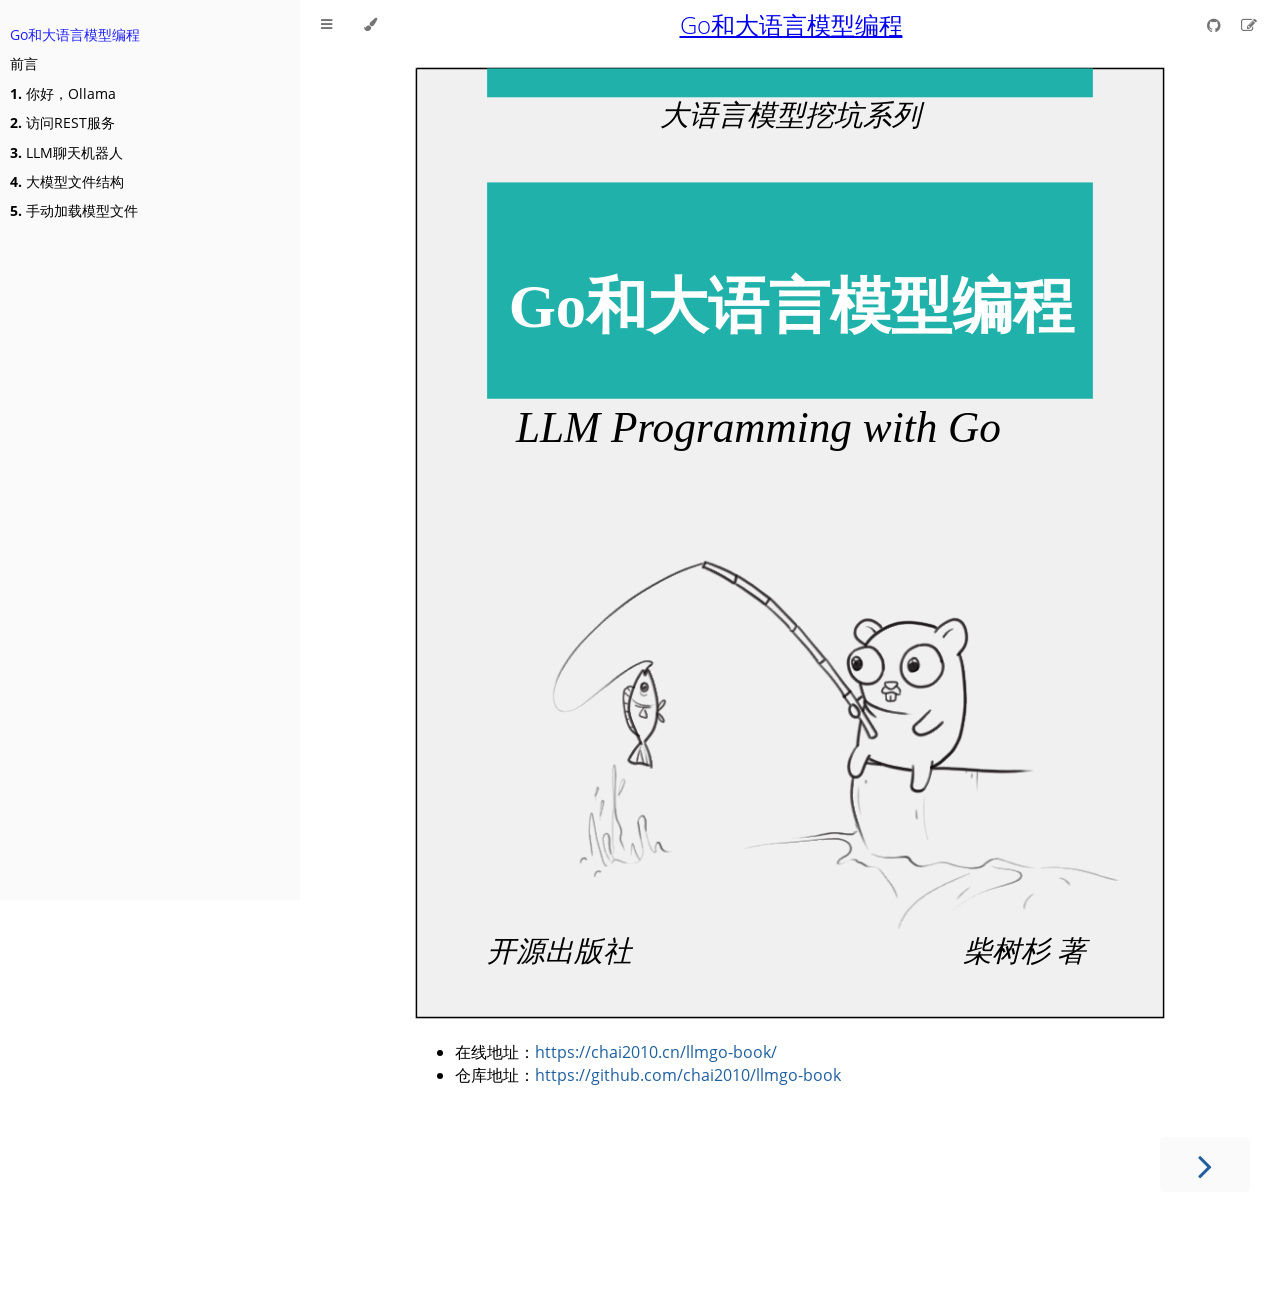
<file: index.html>
<!DOCTYPE HTML>
<html lang="zh" class="sidebar-visible no-js light">
    <head>
        <!-- Book generated using https://github.com/wa-lang/wabook -->
        <meta charset="UTF-8">
        <title>Go和大语言模型编程 - Go和大语言模型编程</title>
        <!-- Custom HTML head -->
        <meta content="text/html; charset=utf-8" http-equiv="Content-Type">
        <meta name="description" content="">
        <meta name="viewport" content="width=device-width, initial-scale=1">
        <meta name="theme-color" content="#ffffff" />

        <link rel="icon" href="./favicon.svg">
        <link rel="shortcut icon" href="./favicon.png">
        <link rel="stylesheet" href="./static/wabook/css/variables.css">
        <link rel="stylesheet" href="./static/wabook/css/general.css">
        <link rel="stylesheet" href="./static/wabook/css/chrome.css">
        <link rel="stylesheet" href="./static/wabook/css/print.css" media="print">
        <!-- Fonts -->
        <link rel="stylesheet" href="./static/wabook/FontAwesome/css/font-awesome.css">
        <link rel="stylesheet" href="./static/wabook/fonts/fonts.css">
        <!-- Highlight.js Stylesheets -->
        <link rel="stylesheet" href="./static/wabook/highlight.css">
        <link rel="stylesheet" href="./static/wabook/tomorrow-night.css">
        <link rel="stylesheet" href="./static/wabook/ayu-highlight.css">

        <!-- Custom theme stylesheets -->
    </head>
    <body>
        <!-- Provide site root to javascript -->
        <script type="text/javascript">
            var path_to_root = "./";
            var default_theme = window.matchMedia("(prefers-color-scheme: dark)").matches ? "navy" : "light";
        </script>

        <!-- Work around some values being stored in localStorage wrapped in quotes -->
        <script type="text/javascript">
            try {
                var theme = localStorage.getItem('wabook-theme');
                var sidebar = localStorage.getItem('wabook-sidebar');

                if (theme.startsWith('"') && theme.endsWith('"')) {
                    localStorage.setItem('wabook-theme', theme.slice(1, theme.length - 1));
                }

                if (sidebar.startsWith('"') && sidebar.endsWith('"')) {
                    localStorage.setItem('wabook-sidebar', sidebar.slice(1, sidebar.length - 1));
                }
            } catch (e) { }
        </script>

        <!-- Set the theme before any content is loaded, prevents flash -->
        <script type="text/javascript">
            var theme;
            try { theme = localStorage.getItem('wabook-theme'); } catch(e) { }
            if (theme === null || theme === undefined) { theme = default_theme; }
            var html = document.querySelector('html');
            html.classList.remove('no-js')
            html.classList.remove('light')
            html.classList.add(theme);
            html.classList.add('js');
        </script>

        <!-- Hide / unhide sidebar before it is displayed -->
        <script type="text/javascript">
            var html = document.querySelector('html');
            var sidebar = 'hidden';
            if (document.body.clientWidth >= 1080) {
                try { sidebar = localStorage.getItem('wabook-sidebar'); } catch(e) { }
                sidebar = sidebar || 'visible';
            }
            html.classList.remove('sidebar-visible');
            html.classList.add("sidebar-" + sidebar);
        </script>

        <nav id="sidebar" class="sidebar" aria-label="Table of contents">
            <div class="sidebar-scrollbox">
                <ol class="chapter">
  <li class="chapter-item expanded ">
    <a href="./index.html" class="active">Go和大语言模型编程</a>
  </li>
  <li class="chapter-item expanded ">
    <a href="./preface.html" >前言</a>
  </li>
  <li class="chapter-item expanded ">
    <a href="./ch1-hello-llm/readme.html" ><strong aria-hidden="true">1.</strong> 你好，Ollama</a>
  </li>
  <li class="chapter-item expanded ">
    <a href="./ch2-rest-api/readme.html" ><strong aria-hidden="true">2.</strong> 访问REST服务</a>
  </li>
  <li class="chapter-item expanded ">
    <a href="./ch3-llm-chat/readme.html" ><strong aria-hidden="true">3.</strong> LLM聊天机器人</a>
  </li>
  <li class="chapter-item expanded ">
    <a href="./ch4-modelfile/readme.html" ><strong aria-hidden="true">4.</strong> 大模型文件结构</a>
  </li>
  <li class="chapter-item expanded ">
    <a href="./ch5-loadmodel/readme.html" ><strong aria-hidden="true">5.</strong> 手动加载模型文件</a>
  </li>
</ol>

            </div>
            <div id="sidebar-resize-handle" class="sidebar-resize-handle"></div>
        </nav>

        <div id="page-wrapper" class="page-wrapper">

            <div class="page">
                <div id="menu-bar-hover-placeholder"></div>
                <div id="menu-bar" class="menu-bar sticky bordered">
                    <div class="left-buttons">
                        <button id="sidebar-toggle" class="icon-button" type="button" title="Toggle Table of Contents" aria-label="Toggle Table of Contents" aria-controls="sidebar">
                            <i class="fa fa-bars"></i>
                        </button>
                        <button id="theme-toggle" class="icon-button" type="button" title="Change theme" aria-label="Change theme" aria-haspopup="true" aria-expanded="false" aria-controls="theme-list">
                            <i class="fa fa-paint-brush"></i>
                        </button>
                        <ul id="theme-list" class="theme-popup" aria-label="Themes" role="menu">
                            <li role="none"><button role="menuitem" class="theme" id="light">Light (default)</button></li>
                            <li role="none"><button role="menuitem" class="theme" id="coal">Coal</button></li>
                            <li role="none"><button role="menuitem" class="theme" id="navy">Navy</button></li>
                            <li role="none"><button role="menuitem" class="theme" id="ayu">Ayu</button></li>
                        </ul>
                    </div>

                    <h1 class="menu-title"><a href="./index.html">Go和大语言模型编程</a></h1>

                    <div class="right-buttons">
                        <a href="https://github.com/chai2010/llmgo-book" title="Git repository" aria-label="Git repository">
                            <i id="git-repository-button" class="fa fa-github"></i>
                        </a>
                        <a href="https://github.com/chai2010/llmgo-book/edit/master/index.md" title="Suggest an edit" aria-label="Suggest an edit">
                            <i id="git-edit-button" class="fa fa-edit"></i>
                        </a>
                    </div>
                </div>

                <!-- Apply ARIA attributes after the sidebar and the sidebar toggle button are added to the DOM -->
                <script type="text/javascript">
                    document.getElementById('sidebar-toggle').setAttribute('aria-expanded', sidebar === 'visible');
                    document.getElementById('sidebar').setAttribute('aria-hidden', sidebar !== 'visible');
                    Array.from(document.querySelectorAll('#sidebar a')).forEach(function(link) {
                        link.setAttribute('tabIndex', sidebar === 'visible' ? 0 : -1);
                    });
                </script>

                <div id="content" class="content">
                    <!-- Page table of contents -->
                    <div class="sidetoc"><nav class="pagetoc"></nav></div>

                    <main>
                        

                        <p><img src="cover.svg" alt=""></p>
<ul>
<li>在线地址：<a href="https://chai2010.cn/llmgo-book/">https://chai2010.cn/llmgo-book/</a></li>
<li>仓库地址：<a href="https://github.com/chai2010/llmgo-book">https://github.com/chai2010/llmgo-book</a></li>
</ul>


                        

                        

                        
                    </main>

                    <nav class="nav-wrapper" aria-label="Page navigation">
                        <!-- Mobile navigation buttons -->
                        
                        
                            <!-- ./preface.html -->
                            <a rel="next" href="./preface.html" class="mobile-nav-chapters next" title="Next chapter" aria-label="Next chapter" aria-keyshortcuts="Right">
                                <i class="fa fa-angle-right"></i>
                            </a>
                        
                        <div style="clear: both"></div>
                    </nav>
                </div>
            </div>

            <nav class="nav-wide-wrapper" aria-label="Page navigation">
                
                
                    <a rel="next" href="./preface.html" class="nav-chapters next" title="Next chapter" aria-label="Next chapter" aria-keyshortcuts="Right">
                        <i class="fa fa-angle-right"></i>
                    </a>
                
            </nav>

        </div>

        <script type="text/javascript">
            window.playground_copyable = true;
        </script>
        <script src="./static/wabook/mark.min.js" type="text/javascript" charset="utf-8"></script>
        <script src="./static/wabook/clipboard.min.js" type="text/javascript" charset="utf-8"></script>
        <script src="./static/wabook/highlight.js" type="text/javascript" charset="utf-8"></script>
        <script src="./static/wabook/book.js" type="text/javascript" charset="utf-8"></script>
        
        <script type="text/javascript" charset="utf-8">
            var pagePath = "index.md"
        </script>

        <!-- Custom JS scripts -->
        

    </body>
</html>
</file>
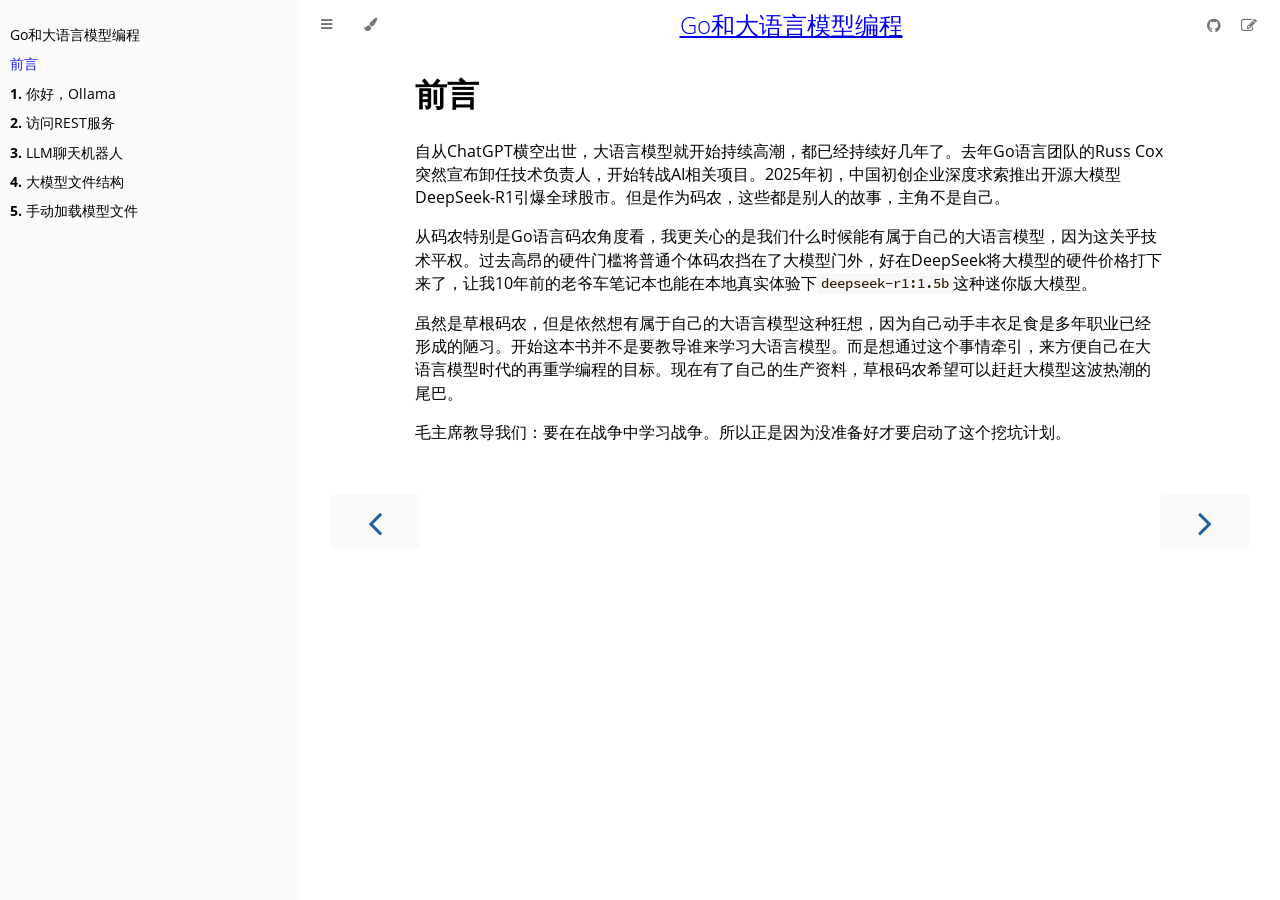
<file: preface.html>
<!DOCTYPE HTML>
<html lang="zh" class="sidebar-visible no-js light">
    <head>
        <!-- Book generated using https://github.com/wa-lang/wabook -->
        <meta charset="UTF-8">
        <title>前言 - Go和大语言模型编程</title>
        <!-- Custom HTML head -->
        <meta content="text/html; charset=utf-8" http-equiv="Content-Type">
        <meta name="description" content="">
        <meta name="viewport" content="width=device-width, initial-scale=1">
        <meta name="theme-color" content="#ffffff" />

        <link rel="icon" href="./favicon.svg">
        <link rel="shortcut icon" href="./favicon.png">
        <link rel="stylesheet" href="./static/wabook/css/variables.css">
        <link rel="stylesheet" href="./static/wabook/css/general.css">
        <link rel="stylesheet" href="./static/wabook/css/chrome.css">
        <link rel="stylesheet" href="./static/wabook/css/print.css" media="print">
        <!-- Fonts -->
        <link rel="stylesheet" href="./static/wabook/FontAwesome/css/font-awesome.css">
        <link rel="stylesheet" href="./static/wabook/fonts/fonts.css">
        <!-- Highlight.js Stylesheets -->
        <link rel="stylesheet" href="./static/wabook/highlight.css">
        <link rel="stylesheet" href="./static/wabook/tomorrow-night.css">
        <link rel="stylesheet" href="./static/wabook/ayu-highlight.css">

        <!-- Custom theme stylesheets -->
    </head>
    <body>
        <!-- Provide site root to javascript -->
        <script type="text/javascript">
            var path_to_root = "./";
            var default_theme = window.matchMedia("(prefers-color-scheme: dark)").matches ? "navy" : "light";
        </script>

        <!-- Work around some values being stored in localStorage wrapped in quotes -->
        <script type="text/javascript">
            try {
                var theme = localStorage.getItem('wabook-theme');
                var sidebar = localStorage.getItem('wabook-sidebar');

                if (theme.startsWith('"') && theme.endsWith('"')) {
                    localStorage.setItem('wabook-theme', theme.slice(1, theme.length - 1));
                }

                if (sidebar.startsWith('"') && sidebar.endsWith('"')) {
                    localStorage.setItem('wabook-sidebar', sidebar.slice(1, sidebar.length - 1));
                }
            } catch (e) { }
        </script>

        <!-- Set the theme before any content is loaded, prevents flash -->
        <script type="text/javascript">
            var theme;
            try { theme = localStorage.getItem('wabook-theme'); } catch(e) { }
            if (theme === null || theme === undefined) { theme = default_theme; }
            var html = document.querySelector('html');
            html.classList.remove('no-js')
            html.classList.remove('light')
            html.classList.add(theme);
            html.classList.add('js');
        </script>

        <!-- Hide / unhide sidebar before it is displayed -->
        <script type="text/javascript">
            var html = document.querySelector('html');
            var sidebar = 'hidden';
            if (document.body.clientWidth >= 1080) {
                try { sidebar = localStorage.getItem('wabook-sidebar'); } catch(e) { }
                sidebar = sidebar || 'visible';
            }
            html.classList.remove('sidebar-visible');
            html.classList.add("sidebar-" + sidebar);
        </script>

        <nav id="sidebar" class="sidebar" aria-label="Table of contents">
            <div class="sidebar-scrollbox">
                <ol class="chapter">
  <li class="chapter-item expanded ">
    <a href="./index.html" >Go和大语言模型编程</a>
  </li>
  <li class="chapter-item expanded ">
    <a href="./preface.html" class="active">前言</a>
  </li>
  <li class="chapter-item expanded ">
    <a href="./ch1-hello-llm/readme.html" ><strong aria-hidden="true">1.</strong> 你好，Ollama</a>
  </li>
  <li class="chapter-item expanded ">
    <a href="./ch2-rest-api/readme.html" ><strong aria-hidden="true">2.</strong> 访问REST服务</a>
  </li>
  <li class="chapter-item expanded ">
    <a href="./ch3-llm-chat/readme.html" ><strong aria-hidden="true">3.</strong> LLM聊天机器人</a>
  </li>
  <li class="chapter-item expanded ">
    <a href="./ch4-modelfile/readme.html" ><strong aria-hidden="true">4.</strong> 大模型文件结构</a>
  </li>
  <li class="chapter-item expanded ">
    <a href="./ch5-loadmodel/readme.html" ><strong aria-hidden="true">5.</strong> 手动加载模型文件</a>
  </li>
</ol>

            </div>
            <div id="sidebar-resize-handle" class="sidebar-resize-handle"></div>
        </nav>

        <div id="page-wrapper" class="page-wrapper">

            <div class="page">
                <div id="menu-bar-hover-placeholder"></div>
                <div id="menu-bar" class="menu-bar sticky bordered">
                    <div class="left-buttons">
                        <button id="sidebar-toggle" class="icon-button" type="button" title="Toggle Table of Contents" aria-label="Toggle Table of Contents" aria-controls="sidebar">
                            <i class="fa fa-bars"></i>
                        </button>
                        <button id="theme-toggle" class="icon-button" type="button" title="Change theme" aria-label="Change theme" aria-haspopup="true" aria-expanded="false" aria-controls="theme-list">
                            <i class="fa fa-paint-brush"></i>
                        </button>
                        <ul id="theme-list" class="theme-popup" aria-label="Themes" role="menu">
                            <li role="none"><button role="menuitem" class="theme" id="light">Light (default)</button></li>
                            <li role="none"><button role="menuitem" class="theme" id="coal">Coal</button></li>
                            <li role="none"><button role="menuitem" class="theme" id="navy">Navy</button></li>
                            <li role="none"><button role="menuitem" class="theme" id="ayu">Ayu</button></li>
                        </ul>
                    </div>

                    <h1 class="menu-title"><a href="./index.html">Go和大语言模型编程</a></h1>

                    <div class="right-buttons">
                        <a href="https://github.com/chai2010/llmgo-book" title="Git repository" aria-label="Git repository">
                            <i id="git-repository-button" class="fa fa-github"></i>
                        </a>
                        <a href="https://github.com/chai2010/llmgo-book/edit/master/preface.md" title="Suggest an edit" aria-label="Suggest an edit">
                            <i id="git-edit-button" class="fa fa-edit"></i>
                        </a>
                    </div>
                </div>

                <!-- Apply ARIA attributes after the sidebar and the sidebar toggle button are added to the DOM -->
                <script type="text/javascript">
                    document.getElementById('sidebar-toggle').setAttribute('aria-expanded', sidebar === 'visible');
                    document.getElementById('sidebar').setAttribute('aria-hidden', sidebar !== 'visible');
                    Array.from(document.querySelectorAll('#sidebar a')).forEach(function(link) {
                        link.setAttribute('tabIndex', sidebar === 'visible' ? 0 : -1);
                    });
                </script>

                <div id="content" class="content">
                    <!-- Page table of contents -->
                    <div class="sidetoc"><nav class="pagetoc"></nav></div>

                    <main>
                        

                        <h1>前言</h1>
<p>自从ChatGPT横空出世，大语言模型就开始持续高潮，都已经持续好几年了。去年Go语言团队的Russ Cox突然宣布卸任技术负责人，开始转战AI相关项目。2025年初，中国初创企业深度求索推出开源大模型DeepSeek-R1引爆全球股市。但是作为码农，这些都是别人的故事，主角不是自己。</p>
<p>从码农特别是Go语言码农角度看，我更关心的是我们什么时候能有属于自己的大语言模型，因为这关乎技术平权。过去高昂的硬件门槛将普通个体码农挡在了大模型门外，好在DeepSeek将大模型的硬件价格打下来了，让我10年前的老爷车笔记本也能在本地真实体验下<code>deepseek-r1:1.5b</code>这种迷你版大模型。</p>
<p>虽然是草根码农，但是依然想有属于自己的大语言模型这种狂想，因为自己动手丰衣足食是多年职业已经形成的陋习。开始这本书并不是要教导谁来学习大语言模型。而是想通过这个事情牵引，来方便自己在大语言模型时代的再重学编程的目标。现在有了自己的生产资料，草根码农希望可以赶赶大模型这波热潮的尾巴。</p>
<p>毛主席教导我们：要在在战争中学习战争。所以正是因为没准备好才要启动了这个挖坑计划。</p>


                        

                        

                        
                    </main>

                    <nav class="nav-wrapper" aria-label="Page navigation">
                        <!-- Mobile navigation buttons -->
                        
                            <a rel="prev" href="./index.html" class="mobile-nav-chapters previous" title="Previous chapter" aria-label="Previous chapter" aria-keyshortcuts="Left">
                                <i class="fa fa-angle-left"></i>
                            </a>
                        
                        
                            <!-- ./ch1-hello-llm/readme.html -->
                            <a rel="next" href="./ch1-hello-llm/readme.html" class="mobile-nav-chapters next" title="Next chapter" aria-label="Next chapter" aria-keyshortcuts="Right">
                                <i class="fa fa-angle-right"></i>
                            </a>
                        
                        <div style="clear: both"></div>
                    </nav>
                </div>
            </div>

            <nav class="nav-wide-wrapper" aria-label="Page navigation">
                
                    <a rel="prev" href="./index.html" class="nav-chapters previous" title="Previous chapter" aria-label="Previous chapter" aria-keyshortcuts="Left">
                        <i class="fa fa-angle-left"></i>
                    </a>
                
                
                    <a rel="next" href="./ch1-hello-llm/readme.html" class="nav-chapters next" title="Next chapter" aria-label="Next chapter" aria-keyshortcuts="Right">
                        <i class="fa fa-angle-right"></i>
                    </a>
                
            </nav>

        </div>

        <script type="text/javascript">
            window.playground_copyable = true;
        </script>
        <script src="./static/wabook/mark.min.js" type="text/javascript" charset="utf-8"></script>
        <script src="./static/wabook/clipboard.min.js" type="text/javascript" charset="utf-8"></script>
        <script src="./static/wabook/highlight.js" type="text/javascript" charset="utf-8"></script>
        <script src="./static/wabook/book.js" type="text/javascript" charset="utf-8"></script>
        
        <script type="text/javascript" charset="utf-8">
            var pagePath = "preface.md"
        </script>

        <!-- Custom JS scripts -->
        

    </body>
</html>
</file>
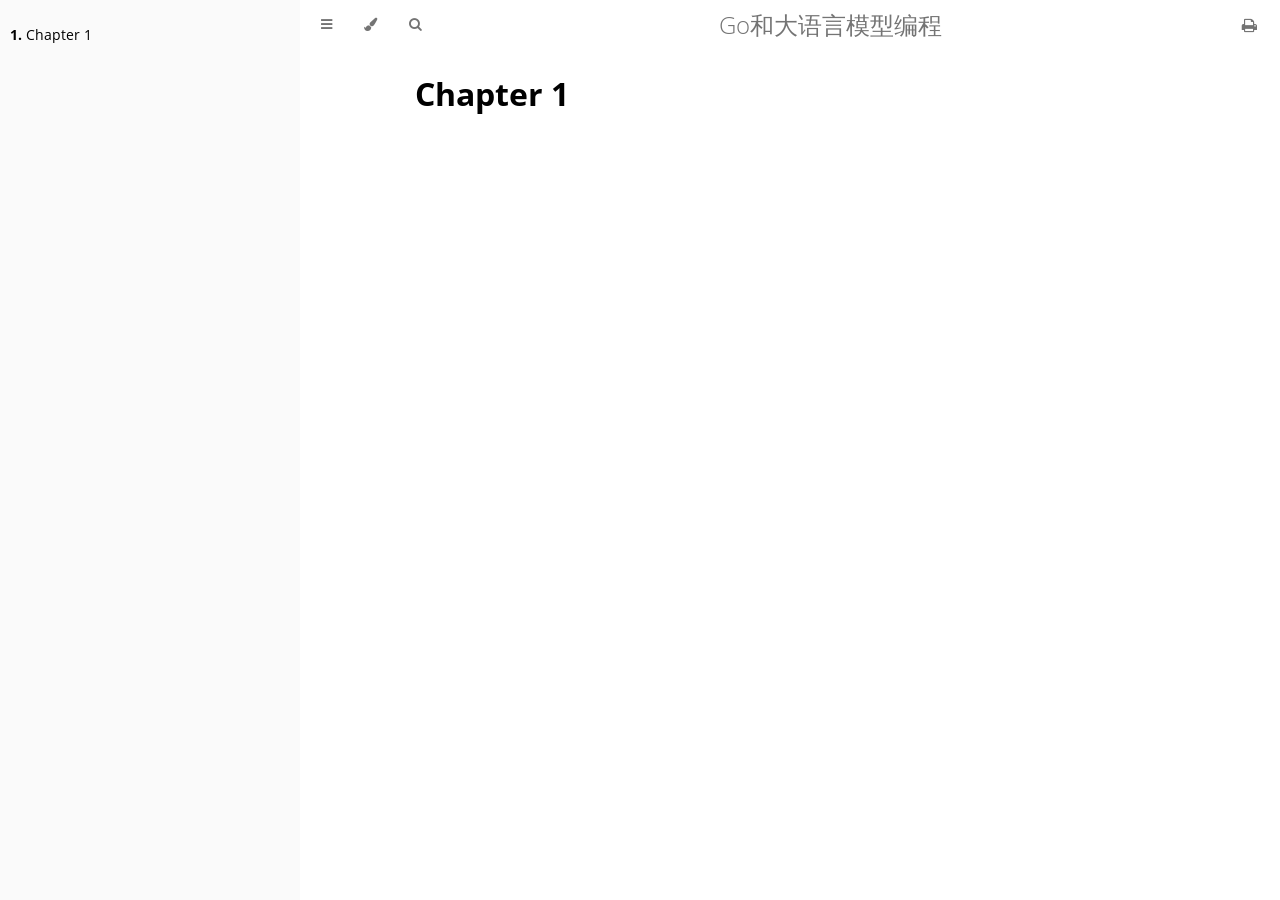
<file: print.html>
<!DOCTYPE HTML>
<html lang="zh" class="sidebar-visible no-js light">
    <head>
        <!-- Book generated using mdBook -->
        <meta charset="UTF-8">
        <title>Go和大语言模型编程</title>
        <meta name="robots" content="noindex" />
        <!-- Custom HTML head -->
        <meta content="text/html; charset=utf-8" http-equiv="Content-Type">
        <meta name="description" content="">
        <meta name="viewport" content="width=device-width, initial-scale=1">
        <meta name="theme-color" content="#ffffff" />

        <link rel="icon" href="favicon.svg">
        <link rel="shortcut icon" href="favicon.png">
        <link rel="stylesheet" href="css/variables.css">
        <link rel="stylesheet" href="css/general.css">
        <link rel="stylesheet" href="css/chrome.css">
        <link rel="stylesheet" href="css/print.css" media="print">
        <!-- Fonts -->
        <link rel="stylesheet" href="FontAwesome/css/font-awesome.css">
        <link rel="stylesheet" href="fonts/fonts.css">
        <!-- Highlight.js Stylesheets -->
        <link rel="stylesheet" href="highlight.css">
        <link rel="stylesheet" href="tomorrow-night.css">
        <link rel="stylesheet" href="ayu-highlight.css">

        <!-- Custom theme stylesheets -->
    </head>
    <body>
        <!-- Provide site root to javascript -->
        <script type="text/javascript">
            var path_to_root = "";
            var default_theme = window.matchMedia("(prefers-color-scheme: dark)").matches ? "navy" : "light";
        </script>

        <!-- Work around some values being stored in localStorage wrapped in quotes -->
        <script type="text/javascript">
            try {
                var theme = localStorage.getItem('mdbook-theme');
                var sidebar = localStorage.getItem('mdbook-sidebar');

                if (theme.startsWith('"') && theme.endsWith('"')) {
                    localStorage.setItem('mdbook-theme', theme.slice(1, theme.length - 1));
                }

                if (sidebar.startsWith('"') && sidebar.endsWith('"')) {
                    localStorage.setItem('mdbook-sidebar', sidebar.slice(1, sidebar.length - 1));
                }
            } catch (e) { }
        </script>

        <!-- Set the theme before any content is loaded, prevents flash -->
        <script type="text/javascript">
            var theme;
            try { theme = localStorage.getItem('mdbook-theme'); } catch(e) { }
            if (theme === null || theme === undefined) { theme = default_theme; }
            var html = document.querySelector('html');
            html.classList.remove('no-js')
            html.classList.remove('light')
            html.classList.add(theme);
            html.classList.add('js');
        </script>

        <!-- Hide / unhide sidebar before it is displayed -->
        <script type="text/javascript">
            var html = document.querySelector('html');
            var sidebar = 'hidden';
            if (document.body.clientWidth >= 1080) {
                try { sidebar = localStorage.getItem('mdbook-sidebar'); } catch(e) { }
                sidebar = sidebar || 'visible';
            }
            html.classList.remove('sidebar-visible');
            html.classList.add("sidebar-" + sidebar);
        </script>

        <nav id="sidebar" class="sidebar" aria-label="Table of contents">
            <div class="sidebar-scrollbox">
                <ol class="chapter"><li class="chapter-item expanded "><a href="src/chapter_1.html"><strong aria-hidden="true">1.</strong> Chapter 1</a></li></ol>
            </div>
            <div id="sidebar-resize-handle" class="sidebar-resize-handle"></div>
        </nav>

        <div id="page-wrapper" class="page-wrapper">

            <div class="page">
                <div id="menu-bar-hover-placeholder"></div>
                <div id="menu-bar" class="menu-bar sticky bordered">
                    <div class="left-buttons">
                        <button id="sidebar-toggle" class="icon-button" type="button" title="Toggle Table of Contents" aria-label="Toggle Table of Contents" aria-controls="sidebar">
                            <i class="fa fa-bars"></i>
                        </button>
                        <button id="theme-toggle" class="icon-button" type="button" title="Change theme" aria-label="Change theme" aria-haspopup="true" aria-expanded="false" aria-controls="theme-list">
                            <i class="fa fa-paint-brush"></i>
                        </button>
                        <ul id="theme-list" class="theme-popup" aria-label="Themes" role="menu">
                            <li role="none"><button role="menuitem" class="theme" id="light">Light (default)</button></li>
                            <li role="none"><button role="menuitem" class="theme" id="rust">Rust</button></li>
                            <li role="none"><button role="menuitem" class="theme" id="coal">Coal</button></li>
                            <li role="none"><button role="menuitem" class="theme" id="navy">Navy</button></li>
                            <li role="none"><button role="menuitem" class="theme" id="ayu">Ayu</button></li>
                        </ul>
                        <button id="search-toggle" class="icon-button" type="button" title="Search. (Shortkey: s)" aria-label="Toggle Searchbar" aria-expanded="false" aria-keyshortcuts="S" aria-controls="searchbar">
                            <i class="fa fa-search"></i>
                        </button>
                    </div>

                    <h1 class="menu-title">Go和大语言模型编程</h1>

                    <div class="right-buttons">
                        <a href="print.html" title="Print this book" aria-label="Print this book">
                            <i id="print-button" class="fa fa-print"></i>
                        </a>
                    </div>
                </div>

                <div id="search-wrapper" class="hidden">
                    <form id="searchbar-outer" class="searchbar-outer">
                        <input type="search" id="searchbar" name="searchbar" placeholder="Search this book ..." aria-controls="searchresults-outer" aria-describedby="searchresults-header">
                    </form>
                    <div id="searchresults-outer" class="searchresults-outer hidden">
                        <div id="searchresults-header" class="searchresults-header"></div>
                        <ul id="searchresults">
                        </ul>
                    </div>
                </div>
                <!-- Apply ARIA attributes after the sidebar and the sidebar toggle button are added to the DOM -->
                <script type="text/javascript">
                    document.getElementById('sidebar-toggle').setAttribute('aria-expanded', sidebar === 'visible');
                    document.getElementById('sidebar').setAttribute('aria-hidden', sidebar !== 'visible');
                    Array.from(document.querySelectorAll('#sidebar a')).forEach(function(link) {
                        link.setAttribute('tabIndex', sidebar === 'visible' ? 0 : -1);
                    });
                </script>

                <div id="content" class="content">
                    <main>
                        <h1 id="chapter-1"><a class="header" href="#chapter-1">Chapter 1</a></h1>

                    </main>

                    <nav class="nav-wrapper" aria-label="Page navigation">
                        <!-- Mobile navigation buttons -->
                        <div style="clear: both"></div>
                    </nav>
                </div>
            </div>

            <nav class="nav-wide-wrapper" aria-label="Page navigation">
            </nav>

        </div>

        <!-- Livereload script (if served using the cli tool) -->
        <script type="text/javascript">
            const wsProtocol = location.protocol === 'https:' ? 'wss:' : 'ws:';
            const wsAddress = wsProtocol + "//" + location.host + "/" + "__livereload";
            const socket = new WebSocket(wsAddress);
            socket.onmessage = function (event) {
                if (event.data === "reload") {
                    socket.close();
                    location.reload();
                }
            };

            window.onbeforeunload = function() {
                socket.close();
            }
        </script>
        <script type="text/javascript">
            window.playground_copyable = true;
        </script>
        <script src="elasticlunr.min.js" type="text/javascript" charset="utf-8"></script>
        <script src="mark.min.js" type="text/javascript" charset="utf-8"></script>
        <script src="searcher.js" type="text/javascript" charset="utf-8"></script>
        <script src="clipboard.min.js" type="text/javascript" charset="utf-8"></script>
        <script src="highlight.js" type="text/javascript" charset="utf-8"></script>
        <script src="book.js" type="text/javascript" charset="utf-8"></script>

        <!-- Custom JS scripts -->
        <script type="text/javascript">
        window.addEventListener('load', function() {
            window.setTimeout(window.print, 100);
        });
        </script>
    </body>
</html>
</file>
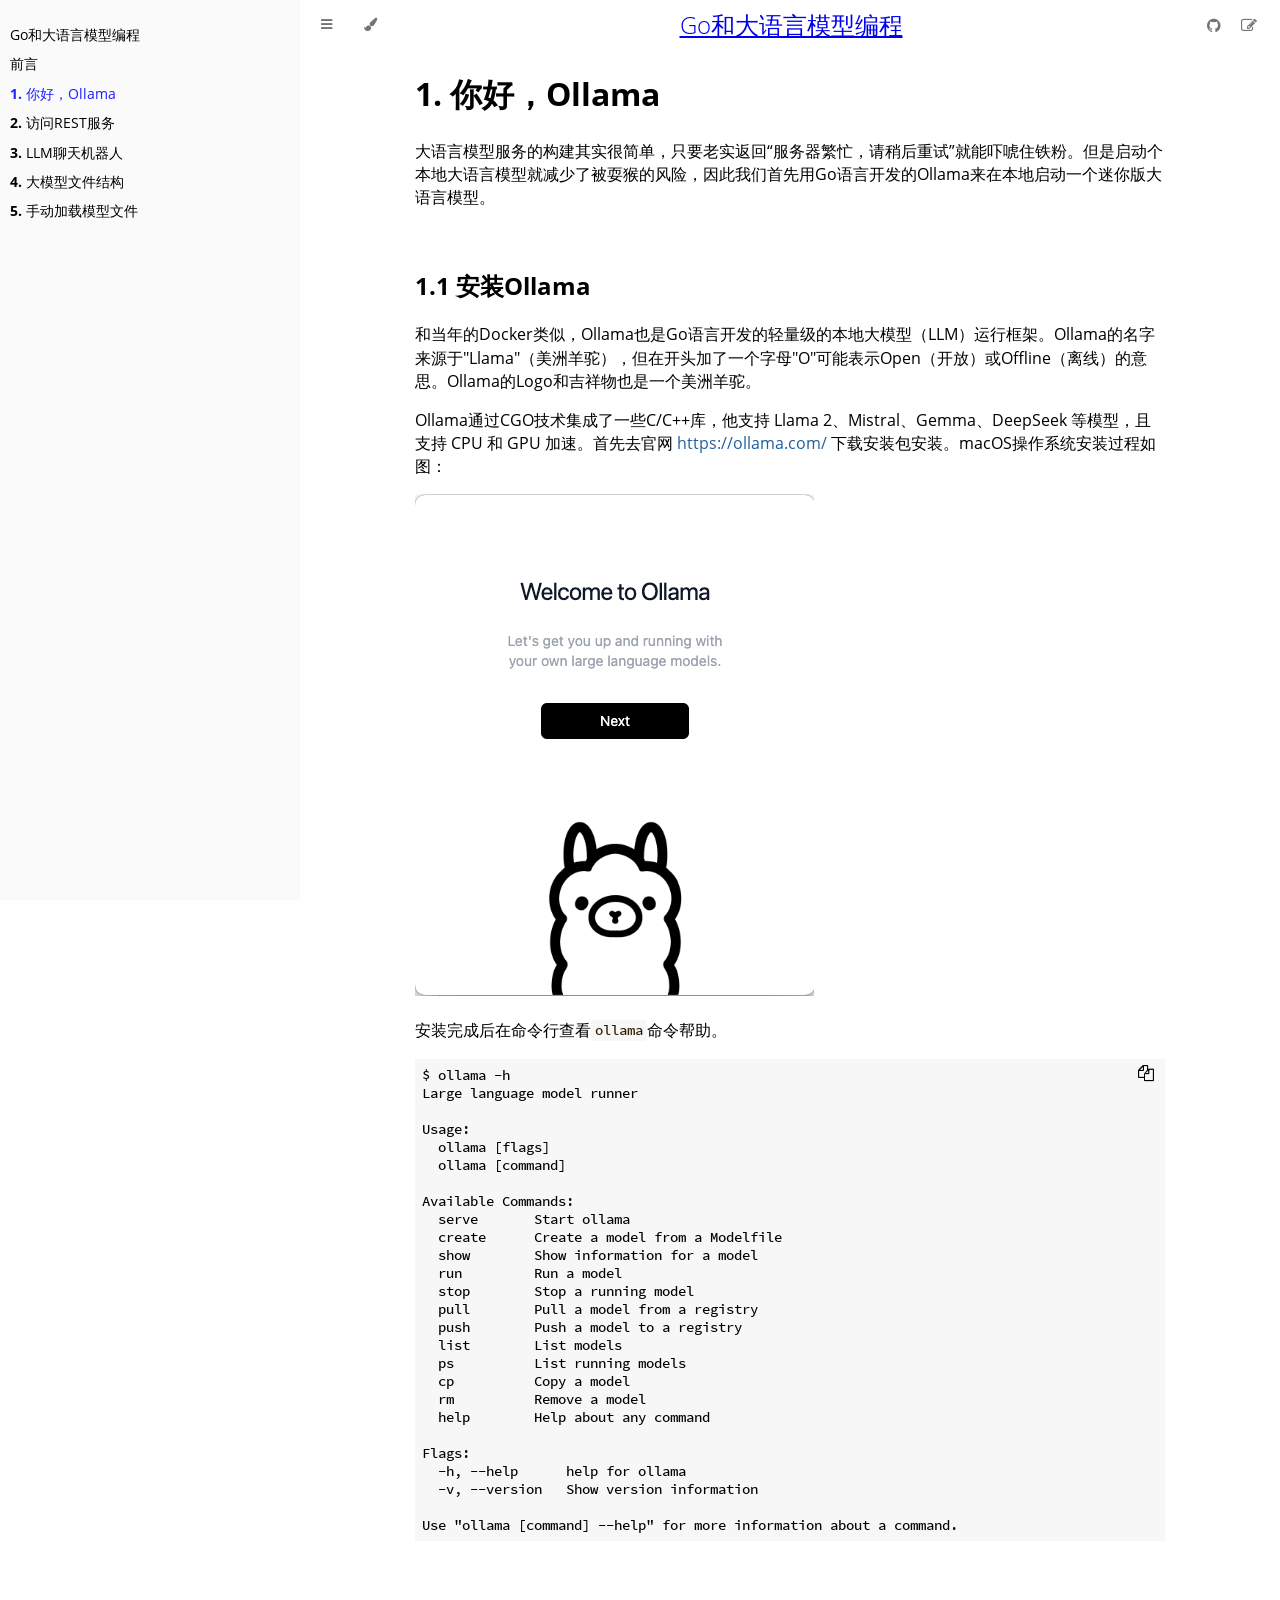
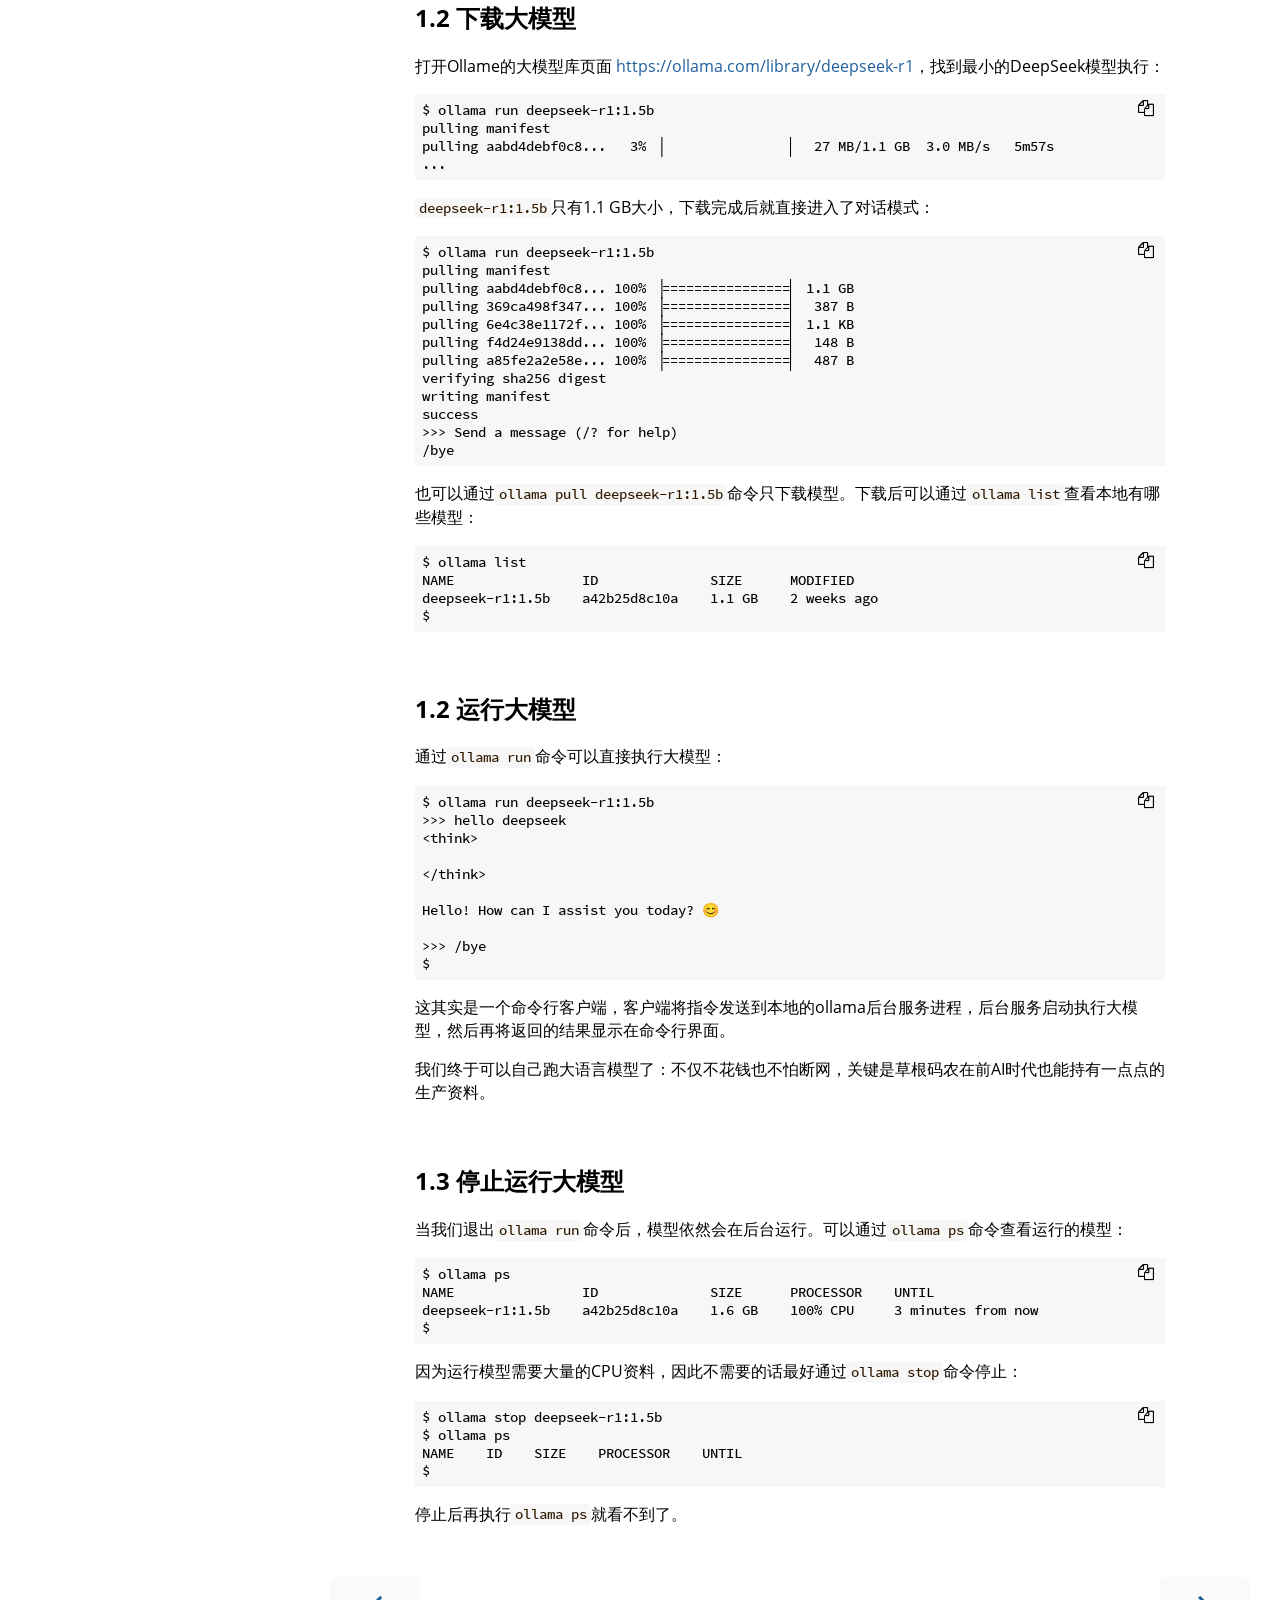
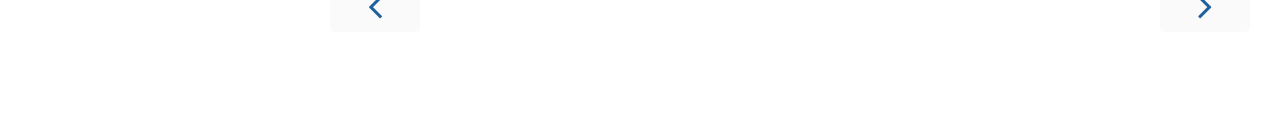
<file: ch1-hello-llm/readme.html>
<!DOCTYPE HTML>
<html lang="zh" class="sidebar-visible no-js light">
    <head>
        <!-- Book generated using https://github.com/wa-lang/wabook -->
        <meta charset="UTF-8">
        <title>你好，Ollama - Go和大语言模型编程</title>
        <!-- Custom HTML head -->
        <meta content="text/html; charset=utf-8" http-equiv="Content-Type">
        <meta name="description" content="">
        <meta name="viewport" content="width=device-width, initial-scale=1">
        <meta name="theme-color" content="#ffffff" />

        <link rel="icon" href="../favicon.svg">
        <link rel="shortcut icon" href="../favicon.png">
        <link rel="stylesheet" href="../static/wabook/css/variables.css">
        <link rel="stylesheet" href="../static/wabook/css/general.css">
        <link rel="stylesheet" href="../static/wabook/css/chrome.css">
        <link rel="stylesheet" href="../static/wabook/css/print.css" media="print">
        <!-- Fonts -->
        <link rel="stylesheet" href="../static/wabook/FontAwesome/css/font-awesome.css">
        <link rel="stylesheet" href="../static/wabook/fonts/fonts.css">
        <!-- Highlight.js Stylesheets -->
        <link rel="stylesheet" href="../static/wabook/highlight.css">
        <link rel="stylesheet" href="../static/wabook/tomorrow-night.css">
        <link rel="stylesheet" href="../static/wabook/ayu-highlight.css">

        <!-- Custom theme stylesheets -->
    </head>
    <body>
        <!-- Provide site root to javascript -->
        <script type="text/javascript">
            var path_to_root = "../";
            var default_theme = window.matchMedia("(prefers-color-scheme: dark)").matches ? "navy" : "light";
        </script>

        <!-- Work around some values being stored in localStorage wrapped in quotes -->
        <script type="text/javascript">
            try {
                var theme = localStorage.getItem('wabook-theme');
                var sidebar = localStorage.getItem('wabook-sidebar');

                if (theme.startsWith('"') && theme.endsWith('"')) {
                    localStorage.setItem('wabook-theme', theme.slice(1, theme.length - 1));
                }

                if (sidebar.startsWith('"') && sidebar.endsWith('"')) {
                    localStorage.setItem('wabook-sidebar', sidebar.slice(1, sidebar.length - 1));
                }
            } catch (e) { }
        </script>

        <!-- Set the theme before any content is loaded, prevents flash -->
        <script type="text/javascript">
            var theme;
            try { theme = localStorage.getItem('wabook-theme'); } catch(e) { }
            if (theme === null || theme === undefined) { theme = default_theme; }
            var html = document.querySelector('html');
            html.classList.remove('no-js')
            html.classList.remove('light')
            html.classList.add(theme);
            html.classList.add('js');
        </script>

        <!-- Hide / unhide sidebar before it is displayed -->
        <script type="text/javascript">
            var html = document.querySelector('html');
            var sidebar = 'hidden';
            if (document.body.clientWidth >= 1080) {
                try { sidebar = localStorage.getItem('wabook-sidebar'); } catch(e) { }
                sidebar = sidebar || 'visible';
            }
            html.classList.remove('sidebar-visible');
            html.classList.add("sidebar-" + sidebar);
        </script>

        <nav id="sidebar" class="sidebar" aria-label="Table of contents">
            <div class="sidebar-scrollbox">
                <ol class="chapter">
  <li class="chapter-item expanded ">
    <a href="../index.html" >Go和大语言模型编程</a>
  </li>
  <li class="chapter-item expanded ">
    <a href="../preface.html" >前言</a>
  </li>
  <li class="chapter-item expanded ">
    <a href="../ch1-hello-llm/readme.html" class="active"><strong aria-hidden="true">1.</strong> 你好，Ollama</a>
  </li>
  <li class="chapter-item expanded ">
    <a href="../ch2-rest-api/readme.html" ><strong aria-hidden="true">2.</strong> 访问REST服务</a>
  </li>
  <li class="chapter-item expanded ">
    <a href="../ch3-llm-chat/readme.html" ><strong aria-hidden="true">3.</strong> LLM聊天机器人</a>
  </li>
  <li class="chapter-item expanded ">
    <a href="../ch4-modelfile/readme.html" ><strong aria-hidden="true">4.</strong> 大模型文件结构</a>
  </li>
  <li class="chapter-item expanded ">
    <a href="../ch5-loadmodel/readme.html" ><strong aria-hidden="true">5.</strong> 手动加载模型文件</a>
  </li>
</ol>

            </div>
            <div id="sidebar-resize-handle" class="sidebar-resize-handle"></div>
        </nav>

        <div id="page-wrapper" class="page-wrapper">

            <div class="page">
                <div id="menu-bar-hover-placeholder"></div>
                <div id="menu-bar" class="menu-bar sticky bordered">
                    <div class="left-buttons">
                        <button id="sidebar-toggle" class="icon-button" type="button" title="Toggle Table of Contents" aria-label="Toggle Table of Contents" aria-controls="sidebar">
                            <i class="fa fa-bars"></i>
                        </button>
                        <button id="theme-toggle" class="icon-button" type="button" title="Change theme" aria-label="Change theme" aria-haspopup="true" aria-expanded="false" aria-controls="theme-list">
                            <i class="fa fa-paint-brush"></i>
                        </button>
                        <ul id="theme-list" class="theme-popup" aria-label="Themes" role="menu">
                            <li role="none"><button role="menuitem" class="theme" id="light">Light (default)</button></li>
                            <li role="none"><button role="menuitem" class="theme" id="coal">Coal</button></li>
                            <li role="none"><button role="menuitem" class="theme" id="navy">Navy</button></li>
                            <li role="none"><button role="menuitem" class="theme" id="ayu">Ayu</button></li>
                        </ul>
                    </div>

                    <h1 class="menu-title"><a href="../index.html">Go和大语言模型编程</a></h1>

                    <div class="right-buttons">
                        <a href="https://github.com/chai2010/llmgo-book" title="Git repository" aria-label="Git repository">
                            <i id="git-repository-button" class="fa fa-github"></i>
                        </a>
                        <a href="https://github.com/chai2010/llmgo-book/edit/master/ch1-hello-llm/readme.md" title="Suggest an edit" aria-label="Suggest an edit">
                            <i id="git-edit-button" class="fa fa-edit"></i>
                        </a>
                    </div>
                </div>

                <!-- Apply ARIA attributes after the sidebar and the sidebar toggle button are added to the DOM -->
                <script type="text/javascript">
                    document.getElementById('sidebar-toggle').setAttribute('aria-expanded', sidebar === 'visible');
                    document.getElementById('sidebar').setAttribute('aria-hidden', sidebar !== 'visible');
                    Array.from(document.querySelectorAll('#sidebar a')).forEach(function(link) {
                        link.setAttribute('tabIndex', sidebar === 'visible' ? 0 : -1);
                    });
                </script>

                <div id="content" class="content">
                    <!-- Page table of contents -->
                    <div class="sidetoc"><nav class="pagetoc"></nav></div>

                    <main>
                        

                        <h1>1. 你好，Ollama</h1>
<p>大语言模型服务的构建其实很简单，只要老实返回“服务器繁忙，请稍后重试”就能吓唬住铁粉。但是启动个本地大语言模型就减少了被耍猴的风险，因此我们首先用Go语言开发的Ollama来在本地启动一个迷你版大语言模型。</p>
<h2>1.1 安装Ollama</h2>
<p>和当年的Docker类似，Ollama也是Go语言开发的轻量级的本地大模型（LLM）运行框架。Ollama的名字来源于&quot;Llama&quot;（美洲羊驼），但在开头加了一个字母&quot;O&quot;可能表示Open（开放）或Offline（离线）的意思。Ollama的Logo和吉祥物也是一个美洲羊驼。</p>
<p>Ollama通过CGO技术集成了一些C/C++库，他支持 Llama 2、Mistral、Gemma、DeepSeek 等模型，且支持 CPU 和 GPU 加速。首先去官网 <a href="https://ollama.com/">https://ollama.com/</a> 下载安装包安装。macOS操作系统安装过程如图：</p>
<p><img src="./images/ch1.1-1-ollama.png" alt=""></p>
<p>安装完成后在命令行查看<code>ollama</code>命令帮助。</p>
<pre><code>$ ollama -h
Large language model runner

Usage:
  ollama [flags]
  ollama [command]

Available Commands:
  serve       Start ollama
  create      Create a model from a Modelfile
  show        Show information for a model
  run         Run a model
  stop        Stop a running model
  pull        Pull a model from a registry
  push        Push a model to a registry
  list        List models
  ps          List running models
  cp          Copy a model
  rm          Remove a model
  help        Help about any command

Flags:
  -h, --help      help for ollama
  -v, --version   Show version information

Use &quot;ollama [command] --help&quot; for more information about a command.
</code></pre>
<h2>1.2 下载大模型</h2>
<p>打开Ollame的大模型库页面 <a href="https://ollama.com/library/deepseek-r1">https://ollama.com/library/deepseek-r1</a>，找到最小的DeepSeek模型执行：</p>
<pre><code>$ ollama run deepseek-r1:1.5b
pulling manifest 
pulling aabd4debf0c8...   3% ▕                ▏  27 MB/1.1 GB  3.0 MB/s   5m57s
...
</code></pre>
<p><code>deepseek-r1:1.5b</code>只有1.1 GB大小，下载完成后就直接进入了对话模式：</p>
<pre><code>$ ollama run deepseek-r1:1.5b
pulling manifest 
pulling aabd4debf0c8... 100% ▕================▏ 1.1 GB
pulling 369ca498f347... 100% ▕================▏  387 B
pulling 6e4c38e1172f... 100% ▕================▏ 1.1 KB
pulling f4d24e9138dd... 100% ▕================▏  148 B
pulling a85fe2a2e58e... 100% ▕================▏  487 B
verifying sha256 digest 
writing manifest 
success 
&gt;&gt;&gt; Send a message (/? for help)
/bye
</code></pre>
<p>也可以通过<code>ollama pull deepseek-r1:1.5b</code>命令只下载模型。下载后可以通过<code>ollama list</code>查看本地有哪些模型：</p>
<pre><code>$ ollama list
NAME                ID              SIZE      MODIFIED    
deepseek-r1:1.5b    a42b25d8c10a    1.1 GB    2 weeks ago    
$
</code></pre>
<h2>1.2 运行大模型</h2>
<p>通过<code>ollama run</code>命令可以直接执行大模型：</p>
<pre><code>$ ollama run deepseek-r1:1.5b
&gt;&gt;&gt; hello deepseek
&lt;think&gt;

&lt;/think&gt;

Hello! How can I assist you today? 😊

&gt;&gt;&gt; /bye
$
</code></pre>
<p>这其实是一个命令行客户端，客户端将指令发送到本地的ollama后台服务进程，后台服务启动执行大模型，然后再将返回的结果显示在命令行界面。</p>
<p>我们终于可以自己跑大语言模型了：不仅不花钱也不怕断网，关键是草根码农在前AI时代也能持有一点点的生产资料。</p>
<h2>1.3 停止运行大模型</h2>
<p>当我们退出<code>ollama run</code>命令后，模型依然会在后台运行。可以通过<code>ollama ps</code>命令查看运行的模型：</p>
<pre><code>$ ollama ps
NAME                ID              SIZE      PROCESSOR    UNTIL
deepseek-r1:1.5b    a42b25d8c10a    1.6 GB    100% CPU     3 minutes from now
$
</code></pre>
<p>因为运行模型需要大量的CPU资料，因此不需要的话最好通过<code>ollama stop</code>命令停止：</p>
<pre><code>$ ollama stop deepseek-r1:1.5b
$ ollama ps
NAME    ID    SIZE    PROCESSOR    UNTIL 
$
</code></pre>
<p>停止后再执行<code>ollama ps</code>就看不到了。</p>


                        

                        

                        
                    </main>

                    <nav class="nav-wrapper" aria-label="Page navigation">
                        <!-- Mobile navigation buttons -->
                        
                            <a rel="prev" href="../preface.html" class="mobile-nav-chapters previous" title="Previous chapter" aria-label="Previous chapter" aria-keyshortcuts="Left">
                                <i class="fa fa-angle-left"></i>
                            </a>
                        
                        
                            <!-- ../ch2-rest-api/readme.html -->
                            <a rel="next" href="../ch2-rest-api/readme.html" class="mobile-nav-chapters next" title="Next chapter" aria-label="Next chapter" aria-keyshortcuts="Right">
                                <i class="fa fa-angle-right"></i>
                            </a>
                        
                        <div style="clear: both"></div>
                    </nav>
                </div>
            </div>

            <nav class="nav-wide-wrapper" aria-label="Page navigation">
                
                    <a rel="prev" href="../preface.html" class="nav-chapters previous" title="Previous chapter" aria-label="Previous chapter" aria-keyshortcuts="Left">
                        <i class="fa fa-angle-left"></i>
                    </a>
                
                
                    <a rel="next" href="../ch2-rest-api/readme.html" class="nav-chapters next" title="Next chapter" aria-label="Next chapter" aria-keyshortcuts="Right">
                        <i class="fa fa-angle-right"></i>
                    </a>
                
            </nav>

        </div>

        <script type="text/javascript">
            window.playground_copyable = true;
        </script>
        <script src="../static/wabook/mark.min.js" type="text/javascript" charset="utf-8"></script>
        <script src="../static/wabook/clipboard.min.js" type="text/javascript" charset="utf-8"></script>
        <script src="../static/wabook/highlight.js" type="text/javascript" charset="utf-8"></script>
        <script src="../static/wabook/book.js" type="text/javascript" charset="utf-8"></script>
        
        <script type="text/javascript" charset="utf-8">
            var pagePath = "ch1-hello-llm/readme.md"
        </script>

        <!-- Custom JS scripts -->
        

    </body>
</html>
</file>
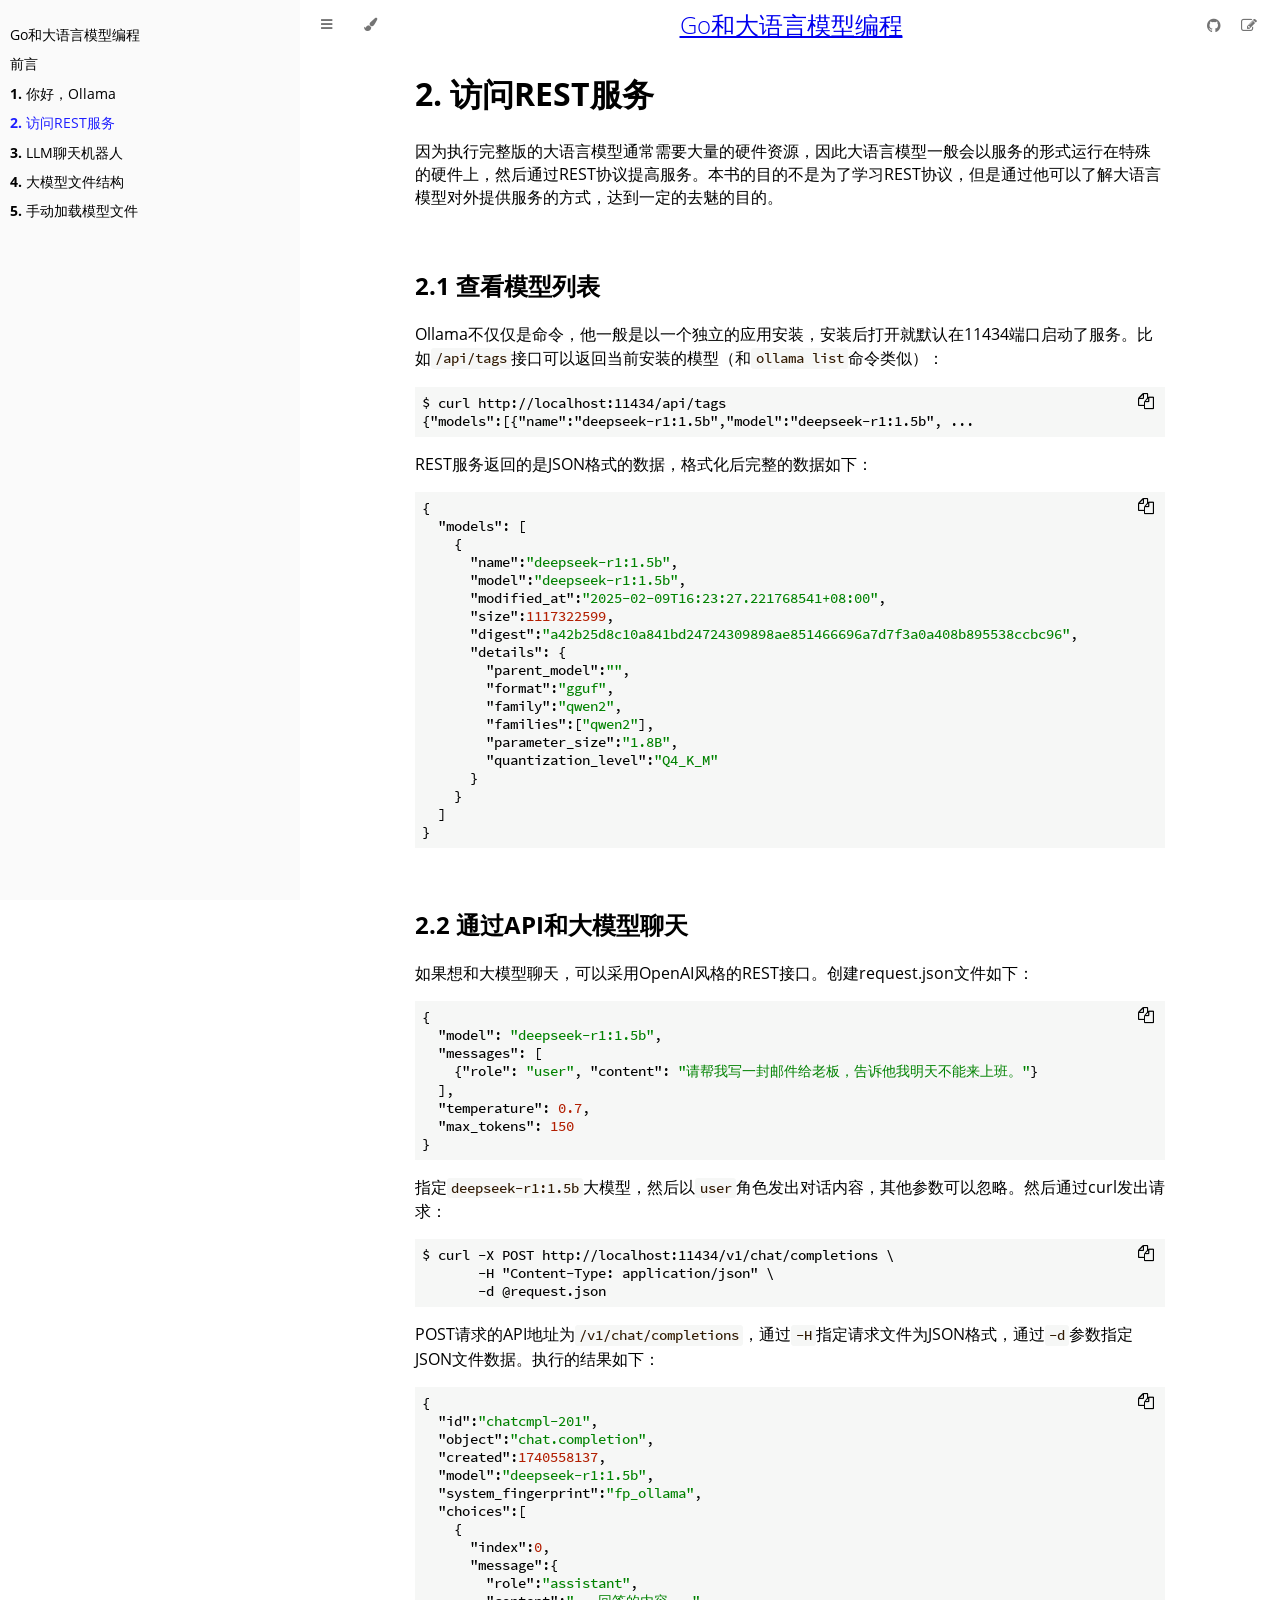
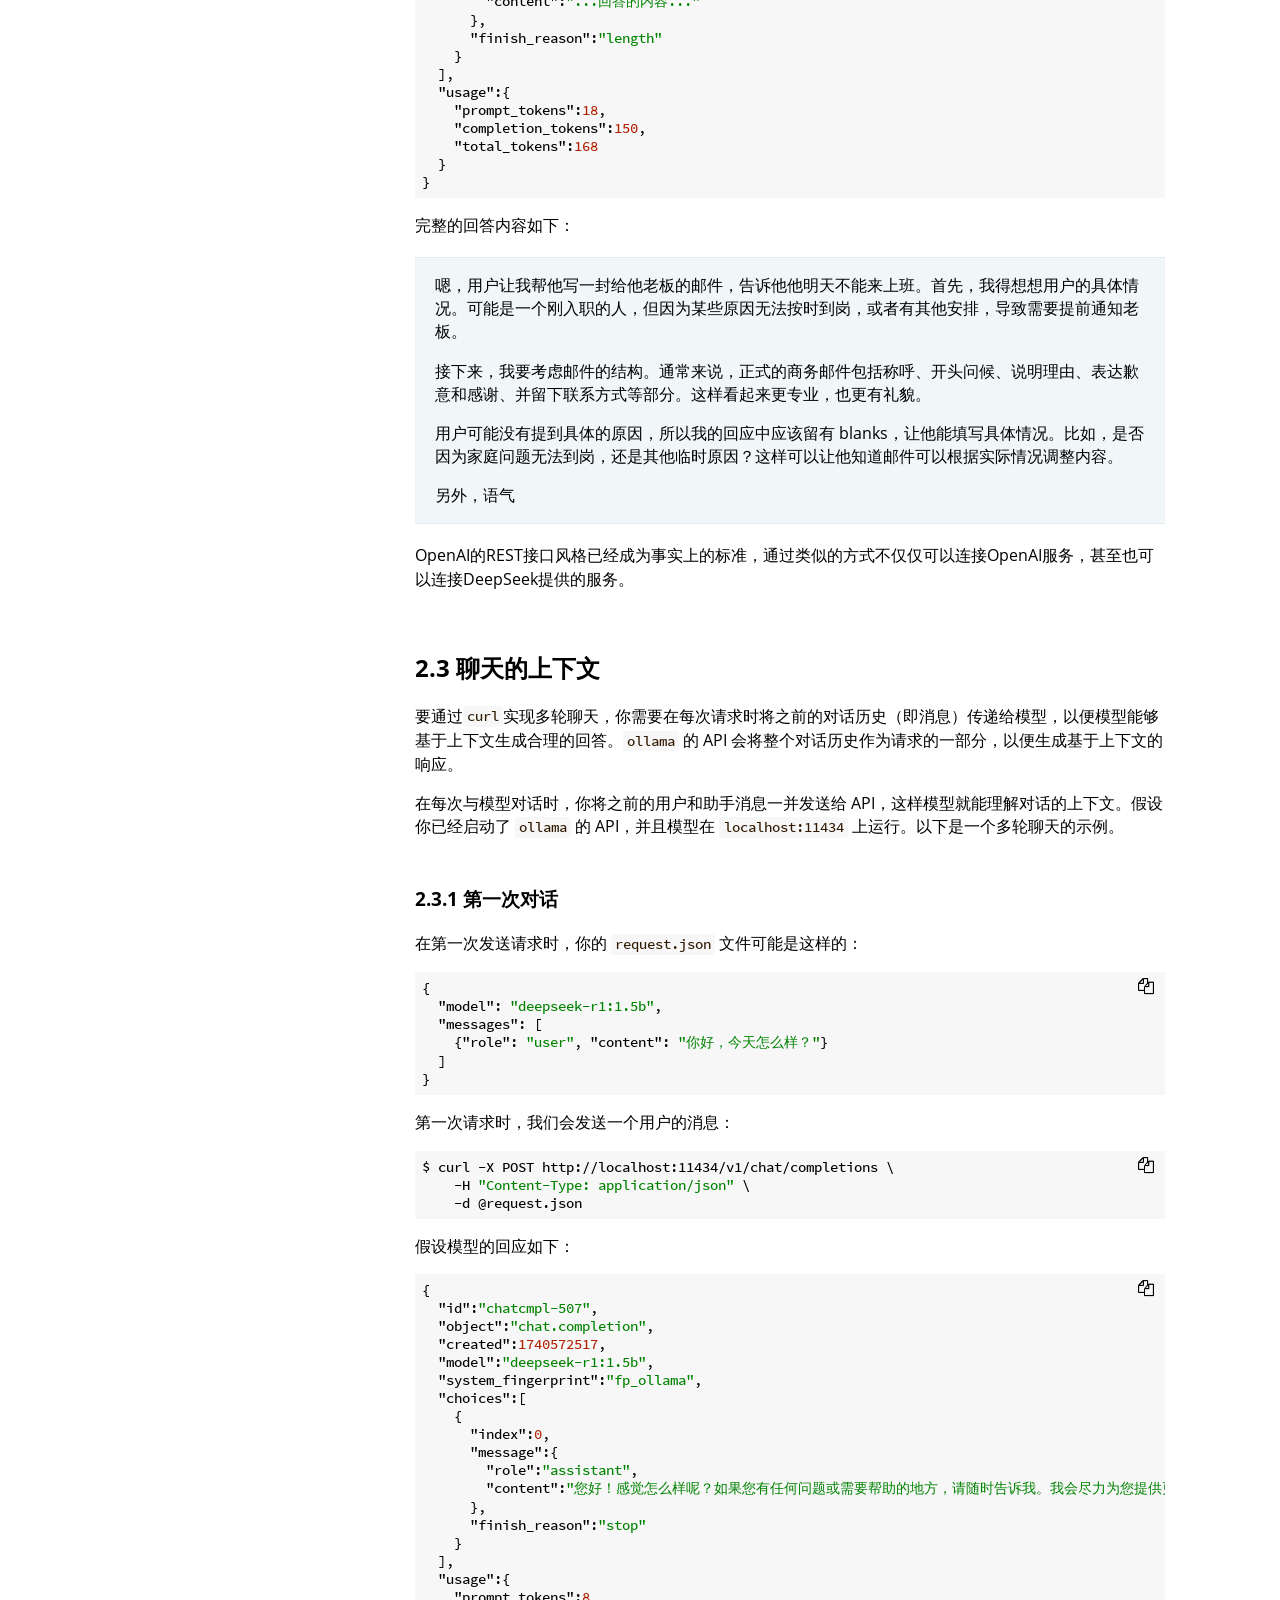
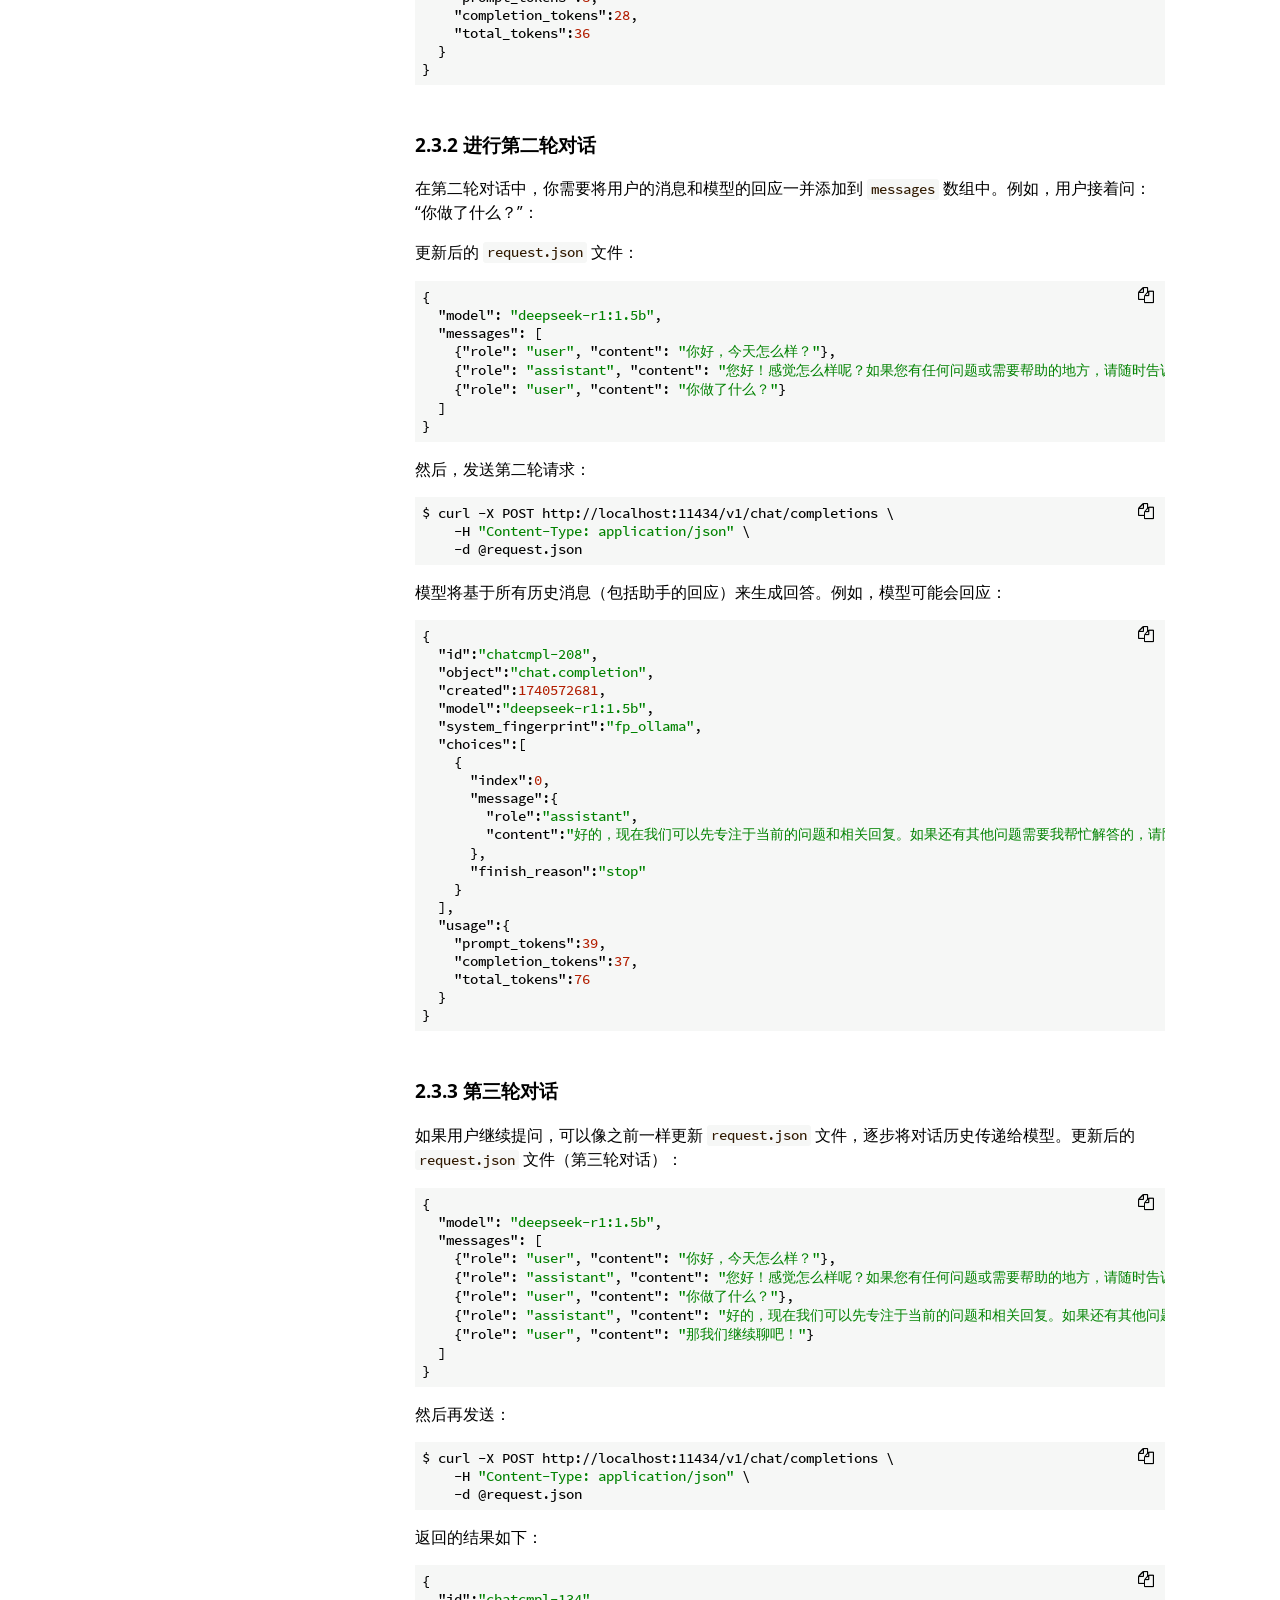
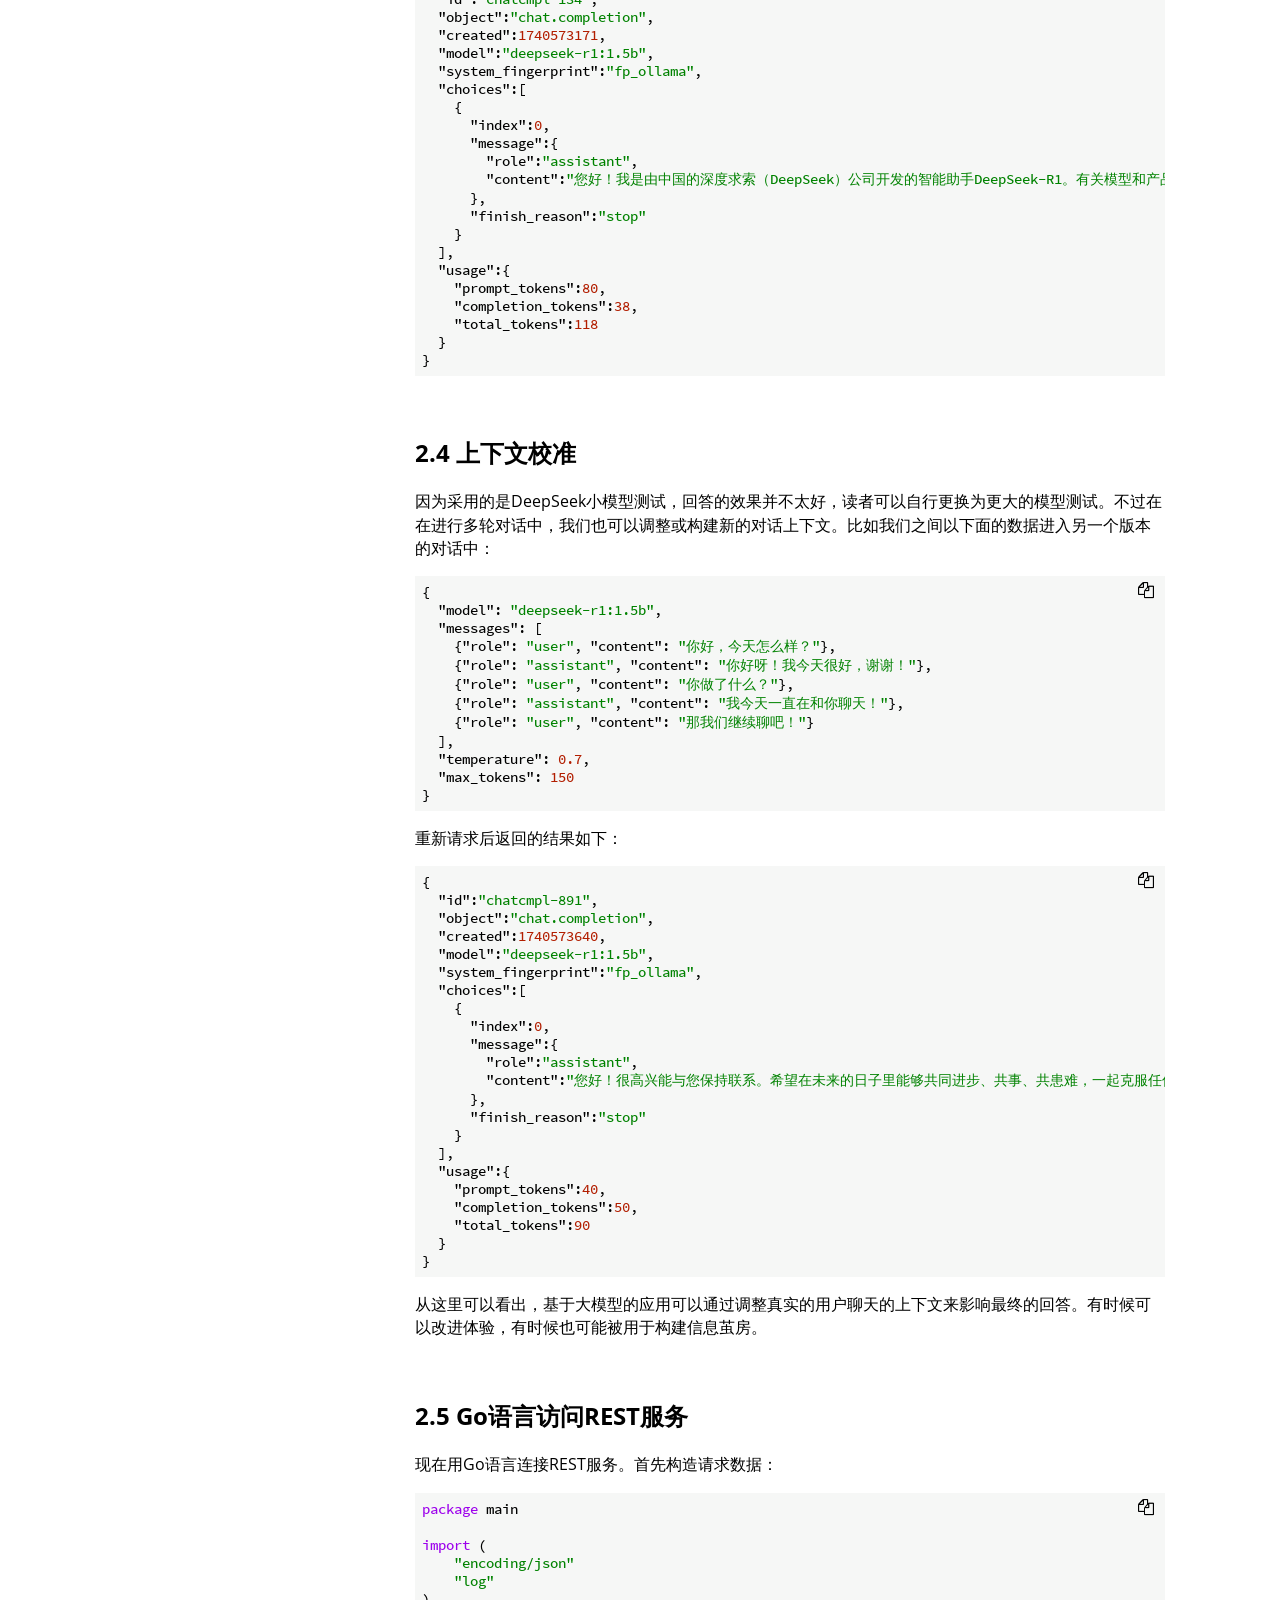
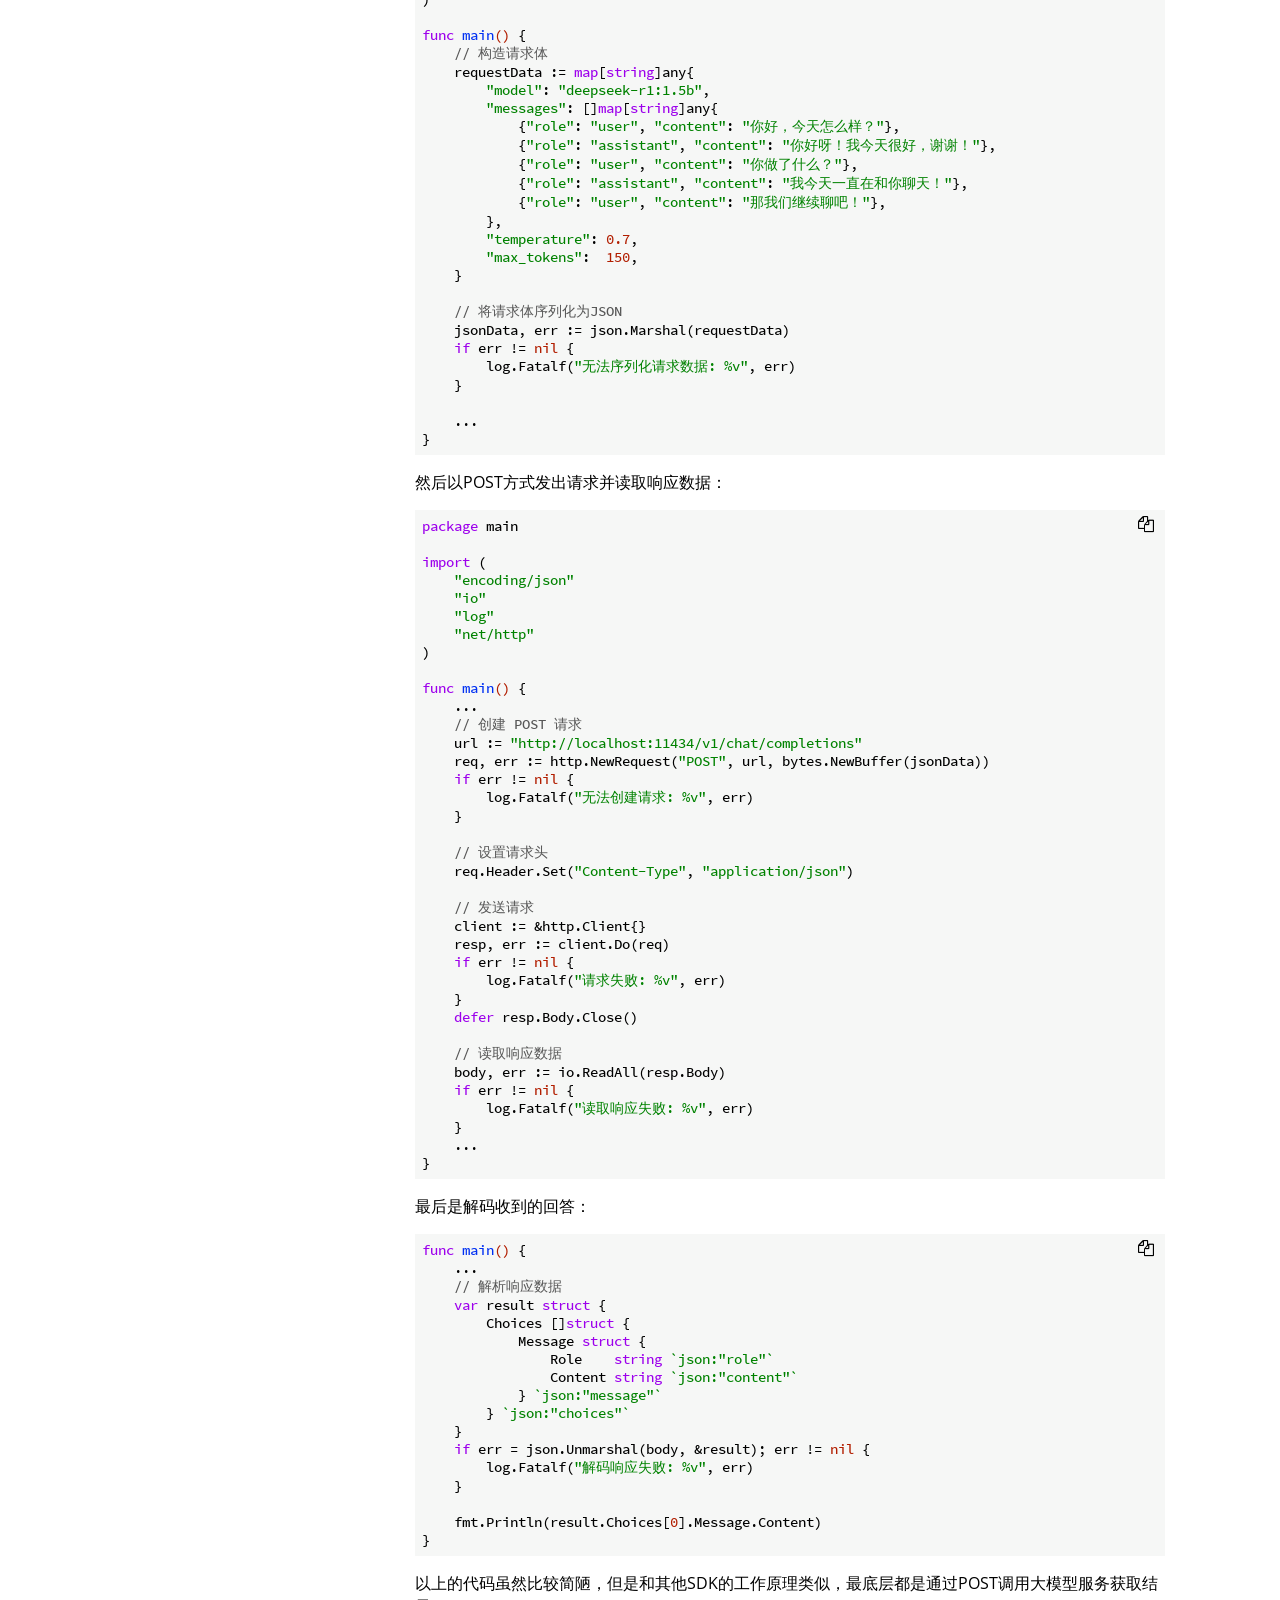
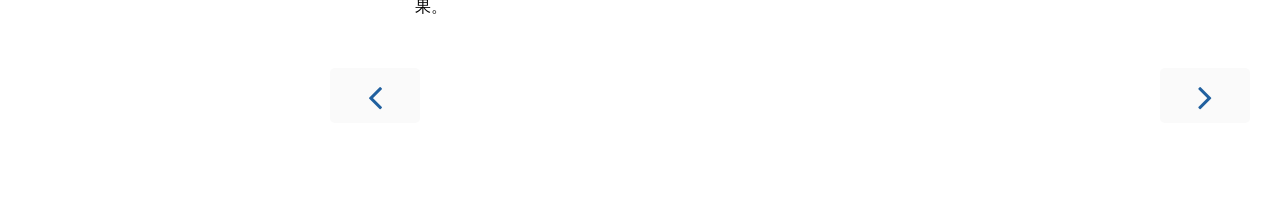
<file: ch2-rest-api/readme.html>
<!DOCTYPE HTML>
<html lang="zh" class="sidebar-visible no-js light">
    <head>
        <!-- Book generated using https://github.com/wa-lang/wabook -->
        <meta charset="UTF-8">
        <title>访问REST服务 - Go和大语言模型编程</title>
        <!-- Custom HTML head -->
        <meta content="text/html; charset=utf-8" http-equiv="Content-Type">
        <meta name="description" content="">
        <meta name="viewport" content="width=device-width, initial-scale=1">
        <meta name="theme-color" content="#ffffff" />

        <link rel="icon" href="../favicon.svg">
        <link rel="shortcut icon" href="../favicon.png">
        <link rel="stylesheet" href="../static/wabook/css/variables.css">
        <link rel="stylesheet" href="../static/wabook/css/general.css">
        <link rel="stylesheet" href="../static/wabook/css/chrome.css">
        <link rel="stylesheet" href="../static/wabook/css/print.css" media="print">
        <!-- Fonts -->
        <link rel="stylesheet" href="../static/wabook/FontAwesome/css/font-awesome.css">
        <link rel="stylesheet" href="../static/wabook/fonts/fonts.css">
        <!-- Highlight.js Stylesheets -->
        <link rel="stylesheet" href="../static/wabook/highlight.css">
        <link rel="stylesheet" href="../static/wabook/tomorrow-night.css">
        <link rel="stylesheet" href="../static/wabook/ayu-highlight.css">

        <!-- Custom theme stylesheets -->
    </head>
    <body>
        <!-- Provide site root to javascript -->
        <script type="text/javascript">
            var path_to_root = "../";
            var default_theme = window.matchMedia("(prefers-color-scheme: dark)").matches ? "navy" : "light";
        </script>

        <!-- Work around some values being stored in localStorage wrapped in quotes -->
        <script type="text/javascript">
            try {
                var theme = localStorage.getItem('wabook-theme');
                var sidebar = localStorage.getItem('wabook-sidebar');

                if (theme.startsWith('"') && theme.endsWith('"')) {
                    localStorage.setItem('wabook-theme', theme.slice(1, theme.length - 1));
                }

                if (sidebar.startsWith('"') && sidebar.endsWith('"')) {
                    localStorage.setItem('wabook-sidebar', sidebar.slice(1, sidebar.length - 1));
                }
            } catch (e) { }
        </script>

        <!-- Set the theme before any content is loaded, prevents flash -->
        <script type="text/javascript">
            var theme;
            try { theme = localStorage.getItem('wabook-theme'); } catch(e) { }
            if (theme === null || theme === undefined) { theme = default_theme; }
            var html = document.querySelector('html');
            html.classList.remove('no-js')
            html.classList.remove('light')
            html.classList.add(theme);
            html.classList.add('js');
        </script>

        <!-- Hide / unhide sidebar before it is displayed -->
        <script type="text/javascript">
            var html = document.querySelector('html');
            var sidebar = 'hidden';
            if (document.body.clientWidth >= 1080) {
                try { sidebar = localStorage.getItem('wabook-sidebar'); } catch(e) { }
                sidebar = sidebar || 'visible';
            }
            html.classList.remove('sidebar-visible');
            html.classList.add("sidebar-" + sidebar);
        </script>

        <nav id="sidebar" class="sidebar" aria-label="Table of contents">
            <div class="sidebar-scrollbox">
                <ol class="chapter">
  <li class="chapter-item expanded ">
    <a href="../index.html" >Go和大语言模型编程</a>
  </li>
  <li class="chapter-item expanded ">
    <a href="../preface.html" >前言</a>
  </li>
  <li class="chapter-item expanded ">
    <a href="../ch1-hello-llm/readme.html" ><strong aria-hidden="true">1.</strong> 你好，Ollama</a>
  </li>
  <li class="chapter-item expanded ">
    <a href="../ch2-rest-api/readme.html" class="active"><strong aria-hidden="true">2.</strong> 访问REST服务</a>
  </li>
  <li class="chapter-item expanded ">
    <a href="../ch3-llm-chat/readme.html" ><strong aria-hidden="true">3.</strong> LLM聊天机器人</a>
  </li>
  <li class="chapter-item expanded ">
    <a href="../ch4-modelfile/readme.html" ><strong aria-hidden="true">4.</strong> 大模型文件结构</a>
  </li>
  <li class="chapter-item expanded ">
    <a href="../ch5-loadmodel/readme.html" ><strong aria-hidden="true">5.</strong> 手动加载模型文件</a>
  </li>
</ol>

            </div>
            <div id="sidebar-resize-handle" class="sidebar-resize-handle"></div>
        </nav>

        <div id="page-wrapper" class="page-wrapper">

            <div class="page">
                <div id="menu-bar-hover-placeholder"></div>
                <div id="menu-bar" class="menu-bar sticky bordered">
                    <div class="left-buttons">
                        <button id="sidebar-toggle" class="icon-button" type="button" title="Toggle Table of Contents" aria-label="Toggle Table of Contents" aria-controls="sidebar">
                            <i class="fa fa-bars"></i>
                        </button>
                        <button id="theme-toggle" class="icon-button" type="button" title="Change theme" aria-label="Change theme" aria-haspopup="true" aria-expanded="false" aria-controls="theme-list">
                            <i class="fa fa-paint-brush"></i>
                        </button>
                        <ul id="theme-list" class="theme-popup" aria-label="Themes" role="menu">
                            <li role="none"><button role="menuitem" class="theme" id="light">Light (default)</button></li>
                            <li role="none"><button role="menuitem" class="theme" id="coal">Coal</button></li>
                            <li role="none"><button role="menuitem" class="theme" id="navy">Navy</button></li>
                            <li role="none"><button role="menuitem" class="theme" id="ayu">Ayu</button></li>
                        </ul>
                    </div>

                    <h1 class="menu-title"><a href="../index.html">Go和大语言模型编程</a></h1>

                    <div class="right-buttons">
                        <a href="https://github.com/chai2010/llmgo-book" title="Git repository" aria-label="Git repository">
                            <i id="git-repository-button" class="fa fa-github"></i>
                        </a>
                        <a href="https://github.com/chai2010/llmgo-book/edit/master/ch2-rest-api/readme.md" title="Suggest an edit" aria-label="Suggest an edit">
                            <i id="git-edit-button" class="fa fa-edit"></i>
                        </a>
                    </div>
                </div>

                <!-- Apply ARIA attributes after the sidebar and the sidebar toggle button are added to the DOM -->
                <script type="text/javascript">
                    document.getElementById('sidebar-toggle').setAttribute('aria-expanded', sidebar === 'visible');
                    document.getElementById('sidebar').setAttribute('aria-hidden', sidebar !== 'visible');
                    Array.from(document.querySelectorAll('#sidebar a')).forEach(function(link) {
                        link.setAttribute('tabIndex', sidebar === 'visible' ? 0 : -1);
                    });
                </script>

                <div id="content" class="content">
                    <!-- Page table of contents -->
                    <div class="sidetoc"><nav class="pagetoc"></nav></div>

                    <main>
                        

                        <h1>2. 访问REST服务</h1>
<p>因为执行完整版的大语言模型通常需要大量的硬件资源，因此大语言模型一般会以服务的形式运行在特殊的硬件上，然后通过REST协议提高服务。本书的目的不是为了学习REST协议，但是通过他可以了解大语言模型对外提供服务的方式，达到一定的去魅的目的。</p>
<h2>2.1 查看模型列表</h2>
<p>Ollama不仅仅是命令，他一般是以一个独立的应用安装，安装后打开就默认在11434端口启动了服务。比如<code>/api/tags</code>接口可以返回当前安装的模型（和<code>ollama list</code>命令类似）：</p>
<pre><code>$ curl http://localhost:11434/api/tags
{&quot;models&quot;:[{&quot;name&quot;:&quot;deepseek-r1:1.5b&quot;,&quot;model&quot;:&quot;deepseek-r1:1.5b&quot;, ...
</code></pre>
<p>REST服务返回的是JSON格式的数据，格式化后完整的数据如下：</p>
<pre><code class="language-json">{
  &quot;models&quot;: [
    {
      &quot;name&quot;:&quot;deepseek-r1:1.5b&quot;,
      &quot;model&quot;:&quot;deepseek-r1:1.5b&quot;,
      &quot;modified_at&quot;:&quot;2025-02-09T16:23:27.221768541+08:00&quot;,
      &quot;size&quot;:1117322599,
      &quot;digest&quot;:&quot;a42b25d8c10a841bd24724309898ae851466696a7d7f3a0a408b895538ccbc96&quot;,
      &quot;details&quot;: {
        &quot;parent_model&quot;:&quot;&quot;,
        &quot;format&quot;:&quot;gguf&quot;,
        &quot;family&quot;:&quot;qwen2&quot;,
        &quot;families&quot;:[&quot;qwen2&quot;],
        &quot;parameter_size&quot;:&quot;1.8B&quot;,
        &quot;quantization_level&quot;:&quot;Q4_K_M&quot;
      }
    }
  ]
}
</code></pre>
<h2>2.2 通过API和大模型聊天</h2>
<p>如果想和大模型聊天，可以采用OpenAI风格的REST接口。创建request.json文件如下：</p>
<pre><code class="language-json">{
  &quot;model&quot;: &quot;deepseek-r1:1.5b&quot;,
  &quot;messages&quot;: [
    {&quot;role&quot;: &quot;user&quot;, &quot;content&quot;: &quot;请帮我写一封邮件给老板，告诉他我明天不能来上班。&quot;}
  ],
  &quot;temperature&quot;: 0.7,
  &quot;max_tokens&quot;: 150
}
</code></pre>
<p>指定<code>deepseek-r1:1.5b</code>大模型，然后以<code>user</code>角色发出对话内容，其他参数可以忽略。然后通过curl发出请求：</p>
<pre><code>$ curl -X POST http://localhost:11434/v1/chat/completions \
       -H &quot;Content-Type: application/json&quot; \
       -d @request.json
</code></pre>
<p>POST请求的API地址为<code>/v1/chat/completions</code>，通过<code>-H</code>指定请求文件为JSON格式，通过<code>-d</code>参数指定JSON文件数据。执行的结果如下：</p>
<pre><code class="language-json">{
  &quot;id&quot;:&quot;chatcmpl-201&quot;,
  &quot;object&quot;:&quot;chat.completion&quot;,
  &quot;created&quot;:1740558137,
  &quot;model&quot;:&quot;deepseek-r1:1.5b&quot;,
  &quot;system_fingerprint&quot;:&quot;fp_ollama&quot;,
  &quot;choices&quot;:[
    {
      &quot;index&quot;:0,
      &quot;message&quot;:{
        &quot;role&quot;:&quot;assistant&quot;,
        &quot;content&quot;:&quot;...回答的内容...&quot;
      },
      &quot;finish_reason&quot;:&quot;length&quot;
    }
  ],
  &quot;usage&quot;:{
    &quot;prompt_tokens&quot;:18,
    &quot;completion_tokens&quot;:150,
    &quot;total_tokens&quot;:168
  }
}
</code></pre>
<p>完整的回答内容如下：</p>
<blockquote>
<p>嗯，用户让我帮他写一封给他老板的邮件，告诉他他明天不能来上班。首先，我得想想用户的具体情况。可能是一个刚入职的人，但因为某些原因无法按时到岗，或者有其他安排，导致需要提前通知老板。</p>
<p>接下来，我要考虑邮件的结构。通常来说，正式的商务邮件包括称呼、开头问候、说明理由、表达歉意和感谢、并留下联系方式等部分。这样看起来更专业，也更有礼貌。</p>
<p>用户可能没有提到具体的原因，所以我的回应中应该留有 blanks，让他能填写具体情况。比如，是否因为家庭问题无法到岗，还是其他临时原因？这样可以让他知道邮件可以根据实际情况调整内容。</p>
<p>另外，语气</p>
</blockquote>
<p>OpenAI的REST接口风格已经成为事实上的标准，通过类似的方式不仅仅可以连接OpenAI服务，甚至也可以连接DeepSeek提供的服务。</p>
<h2>2.3 聊天的上下文</h2>
<p>要通过<code>curl</code>实现多轮聊天，你需要在每次请求时将之前的对话历史（即消息）传递给模型，以便模型能够基于上下文生成合理的回答。<code>ollama</code> 的 API 会将整个对话历史作为请求的一部分，以便生成基于上下文的响应。</p>
<p>在每次与模型对话时，你将之前的用户和助手消息一并发送给 API，这样模型就能理解对话的上下文。假设你已经启动了 <code>ollama</code> 的 API，并且模型在 <code>localhost:11434</code> 上运行。以下是一个多轮聊天的示例。</p>
<h3>2.3.1 第一次对话</h3>
<p>在第一次发送请求时，你的 <code>request.json</code> 文件可能是这样的：</p>
<pre><code class="language-json">{
  &quot;model&quot;: &quot;deepseek-r1:1.5b&quot;,
  &quot;messages&quot;: [
    {&quot;role&quot;: &quot;user&quot;, &quot;content&quot;: &quot;你好，今天怎么样？&quot;}
  ]
}
</code></pre>
<p>第一次请求时，我们会发送一个用户的消息：</p>
<pre><code class="language-bash">$ curl -X POST http://localhost:11434/v1/chat/completions \
    -H &quot;Content-Type: application/json&quot; \
    -d @request.json
</code></pre>
<p>假设模型的回应如下：</p>
<pre><code class="language-json">{
  &quot;id&quot;:&quot;chatcmpl-507&quot;,
  &quot;object&quot;:&quot;chat.completion&quot;,
  &quot;created&quot;:1740572517,
  &quot;model&quot;:&quot;deepseek-r1:1.5b&quot;,
  &quot;system_fingerprint&quot;:&quot;fp_ollama&quot;,
  &quot;choices&quot;:[
    {
      &quot;index&quot;:0,
      &quot;message&quot;:{
        &quot;role&quot;:&quot;assistant&quot;,
        &quot;content&quot;:&quot;您好！感觉怎么样呢？如果您有任何问题或需要帮助的地方，请随时告诉我。我会尽力为您提供更好的服务。&quot;
      },
      &quot;finish_reason&quot;:&quot;stop&quot;
    }
  ],
  &quot;usage&quot;:{
    &quot;prompt_tokens&quot;:8,
    &quot;completion_tokens&quot;:28,
    &quot;total_tokens&quot;:36
  }
}
</code></pre>
<h3>2.3.2 进行第二轮对话</h3>
<p>在第二轮对话中，你需要将用户的消息和模型的回应一并添加到 <code>messages</code> 数组中。例如，用户接着问：“你做了什么？”：</p>
<p>更新后的 <code>request.json</code> 文件：</p>
<pre><code class="language-json">{
  &quot;model&quot;: &quot;deepseek-r1:1.5b&quot;,
  &quot;messages&quot;: [
    {&quot;role&quot;: &quot;user&quot;, &quot;content&quot;: &quot;你好，今天怎么样？&quot;},
    {&quot;role&quot;: &quot;assistant&quot;, &quot;content&quot;: &quot;您好！感觉怎么样呢？如果您有任何问题或需要帮助的地方，请随时告诉我。我会尽力为您提供更好的服务。！&quot;},
    {&quot;role&quot;: &quot;user&quot;, &quot;content&quot;: &quot;你做了什么？&quot;}
  ]
}
</code></pre>
<p>然后，发送第二轮请求：</p>
<pre><code class="language-bash">$ curl -X POST http://localhost:11434/v1/chat/completions \
    -H &quot;Content-Type: application/json&quot; \
    -d @request.json
</code></pre>
<p>模型将基于所有历史消息（包括助手的回应）来生成回答。例如，模型可能会回应：</p>
<pre><code class="language-json">{
  &quot;id&quot;:&quot;chatcmpl-208&quot;,
  &quot;object&quot;:&quot;chat.completion&quot;,
  &quot;created&quot;:1740572681,
  &quot;model&quot;:&quot;deepseek-r1:1.5b&quot;,
  &quot;system_fingerprint&quot;:&quot;fp_ollama&quot;,
  &quot;choices&quot;:[
    {
      &quot;index&quot;:0,
      &quot;message&quot;:{
        &quot;role&quot;:&quot;assistant&quot;,
        &quot;content&quot;:&quot;好的，现在我们可以先专注于当前的问题和相关回复。如果还有其他问题需要我帮忙解答的，请随时告诉我。我们共同进步，一起成长！&quot;
      },
      &quot;finish_reason&quot;:&quot;stop&quot;
    }
  ],
  &quot;usage&quot;:{
    &quot;prompt_tokens&quot;:39,
    &quot;completion_tokens&quot;:37,
    &quot;total_tokens&quot;:76
  }
}
</code></pre>
<h3>2.3.3 第三轮对话</h3>
<p>如果用户继续提问，可以像之前一样更新 <code>request.json</code> 文件，逐步将对话历史传递给模型。更新后的 <code>request.json</code> 文件（第三轮对话）：</p>
<pre><code class="language-json">{
  &quot;model&quot;: &quot;deepseek-r1:1.5b&quot;,
  &quot;messages&quot;: [
    {&quot;role&quot;: &quot;user&quot;, &quot;content&quot;: &quot;你好，今天怎么样？&quot;},
    {&quot;role&quot;: &quot;assistant&quot;, &quot;content&quot;: &quot;您好！感觉怎么样呢？如果您有任何问题或需要帮助的地方，请随时告诉我。我会尽力为您提供更好的服务。！&quot;},
    {&quot;role&quot;: &quot;user&quot;, &quot;content&quot;: &quot;你做了什么？&quot;},
    {&quot;role&quot;: &quot;assistant&quot;, &quot;content&quot;: &quot;好的，现在我们可以先专注于当前的问题和相关回复。如果还有其他问题需要我帮忙解答的，请随时告诉我。我们共同进步，一起成长！&quot;},
    {&quot;role&quot;: &quot;user&quot;, &quot;content&quot;: &quot;那我们继续聊吧！&quot;}
  ]
}
</code></pre>
<p>然后再发送：</p>
<pre><code class="language-bash">$ curl -X POST http://localhost:11434/v1/chat/completions \
    -H &quot;Content-Type: application/json&quot; \
    -d @request.json
</code></pre>
<p>返回的结果如下：</p>
<pre><code class="language-json">{
  &quot;id&quot;:&quot;chatcmpl-134&quot;,
  &quot;object&quot;:&quot;chat.completion&quot;,
  &quot;created&quot;:1740573171,
  &quot;model&quot;:&quot;deepseek-r1:1.5b&quot;,
  &quot;system_fingerprint&quot;:&quot;fp_ollama&quot;,
  &quot;choices&quot;:[
    {
      &quot;index&quot;:0,
      &quot;message&quot;:{
        &quot;role&quot;:&quot;assistant&quot;,
        &quot;content&quot;:&quot;您好！我是由中国的深度求索（DeepSeek）公司开发的智能助手DeepSeek-R1。有关模型和产品的详细内容请参考官方文档。&quot;
      },
      &quot;finish_reason&quot;:&quot;stop&quot;
    }
  ],
  &quot;usage&quot;:{
    &quot;prompt_tokens&quot;:80,
    &quot;completion_tokens&quot;:38,
    &quot;total_tokens&quot;:118
  }
}
</code></pre>
<h2>2.4 上下文校准</h2>
<p>因为采用的是DeepSeek小模型测试，回答的效果并不太好，读者可以自行更换为更大的模型测试。不过在在进行多轮对话中，我们也可以调整或构建新的对话上下文。比如我们之间以下面的数据进入另一个版本的对话中：</p>
<pre><code class="language-json">{
  &quot;model&quot;: &quot;deepseek-r1:1.5b&quot;,
  &quot;messages&quot;: [
    {&quot;role&quot;: &quot;user&quot;, &quot;content&quot;: &quot;你好，今天怎么样？&quot;},
    {&quot;role&quot;: &quot;assistant&quot;, &quot;content&quot;: &quot;你好呀！我今天很好，谢谢！&quot;},
    {&quot;role&quot;: &quot;user&quot;, &quot;content&quot;: &quot;你做了什么？&quot;},
    {&quot;role&quot;: &quot;assistant&quot;, &quot;content&quot;: &quot;我今天一直在和你聊天！&quot;},
    {&quot;role&quot;: &quot;user&quot;, &quot;content&quot;: &quot;那我们继续聊吧！&quot;}
  ],
  &quot;temperature&quot;: 0.7,
  &quot;max_tokens&quot;: 150
}
</code></pre>
<p>重新请求后返回的结果如下：</p>
<pre><code class="language-json">{
  &quot;id&quot;:&quot;chatcmpl-891&quot;,
  &quot;object&quot;:&quot;chat.completion&quot;,
  &quot;created&quot;:1740573640,
  &quot;model&quot;:&quot;deepseek-r1:1.5b&quot;,
  &quot;system_fingerprint&quot;:&quot;fp_ollama&quot;,
  &quot;choices&quot;:[
    {
      &quot;index&quot;:0,
      &quot;message&quot;:{
        &quot;role&quot;:&quot;assistant&quot;,
        &quot;content&quot;:&quot;您好！很高兴能与您保持联系。希望在未来的日子里能够共同进步、共事、共患难，一起克服任何挑战，享受生活乐趣。如果还有其他需求或问题，请随时告诉我哦！&quot;
      },
      &quot;finish_reason&quot;:&quot;stop&quot;
    }
  ],
  &quot;usage&quot;:{
    &quot;prompt_tokens&quot;:40,
    &quot;completion_tokens&quot;:50,
    &quot;total_tokens&quot;:90
  }
}
</code></pre>
<p>从这里可以看出，基于大模型的应用可以通过调整真实的用户聊天的上下文来影响最终的回答。有时候可以改进体验，有时候也可能被用于构建信息茧房。</p>
<h2>2.5 Go语言访问REST服务</h2>
<p>现在用Go语言连接REST服务。首先构造请求数据：</p>
<pre><code class="language-go">package main

import (
	&quot;encoding/json&quot;
	&quot;log&quot;
)

func main() {
	// 构造请求体
	requestData := map[string]any{
		&quot;model&quot;: &quot;deepseek-r1:1.5b&quot;,
		&quot;messages&quot;: []map[string]any{
			{&quot;role&quot;: &quot;user&quot;, &quot;content&quot;: &quot;你好，今天怎么样？&quot;},
			{&quot;role&quot;: &quot;assistant&quot;, &quot;content&quot;: &quot;你好呀！我今天很好，谢谢！&quot;},
			{&quot;role&quot;: &quot;user&quot;, &quot;content&quot;: &quot;你做了什么？&quot;},
			{&quot;role&quot;: &quot;assistant&quot;, &quot;content&quot;: &quot;我今天一直在和你聊天！&quot;},
			{&quot;role&quot;: &quot;user&quot;, &quot;content&quot;: &quot;那我们继续聊吧！&quot;},
		},
		&quot;temperature&quot;: 0.7,
		&quot;max_tokens&quot;:  150,
	}

	// 将请求体序列化为JSON
	jsonData, err := json.Marshal(requestData)
	if err != nil {
		log.Fatalf(&quot;无法序列化请求数据: %v&quot;, err)
	}

	...
}
</code></pre>
<p>然后以POST方式发出请求并读取响应数据：</p>
<pre><code class="language-go">package main

import (
	&quot;encoding/json&quot;
	&quot;io&quot;
	&quot;log&quot;
	&quot;net/http&quot;
)

func main() {
	...
	// 创建 POST 请求
	url := &quot;http://localhost:11434/v1/chat/completions&quot;
	req, err := http.NewRequest(&quot;POST&quot;, url, bytes.NewBuffer(jsonData))
	if err != nil {
		log.Fatalf(&quot;无法创建请求: %v&quot;, err)
	}

	// 设置请求头
	req.Header.Set(&quot;Content-Type&quot;, &quot;application/json&quot;)

	// 发送请求
	client := &amp;http.Client{}
	resp, err := client.Do(req)
	if err != nil {
		log.Fatalf(&quot;请求失败: %v&quot;, err)
	}
	defer resp.Body.Close()

	// 读取响应数据
	body, err := io.ReadAll(resp.Body)
	if err != nil {
		log.Fatalf(&quot;读取响应失败: %v&quot;, err)
	}
	...
}
</code></pre>
<p>最后是解码收到的回答：</p>
<pre><code class="language-go">func main() {
	...
	// 解析响应数据
	var result struct {
		Choices []struct {
			Message struct {
				Role    string `json:&quot;role&quot;`
				Content string `json:&quot;content&quot;`
			} `json:&quot;message&quot;`
		} `json:&quot;choices&quot;`
	}
	if err = json.Unmarshal(body, &amp;result); err != nil {
		log.Fatalf(&quot;解码响应失败: %v&quot;, err)
	}

	fmt.Println(result.Choices[0].Message.Content)
}
</code></pre>
<p>以上的代码虽然比较简陋，但是和其他SDK的工作原理类似，最底层都是通过POST调用大模型服务获取结果。</p>


                        

                        

                        
                    </main>

                    <nav class="nav-wrapper" aria-label="Page navigation">
                        <!-- Mobile navigation buttons -->
                        
                            <a rel="prev" href="../ch1-hello-llm/readme.html" class="mobile-nav-chapters previous" title="Previous chapter" aria-label="Previous chapter" aria-keyshortcuts="Left">
                                <i class="fa fa-angle-left"></i>
                            </a>
                        
                        
                            <!-- ../ch3-llm-chat/readme.html -->
                            <a rel="next" href="../ch3-llm-chat/readme.html" class="mobile-nav-chapters next" title="Next chapter" aria-label="Next chapter" aria-keyshortcuts="Right">
                                <i class="fa fa-angle-right"></i>
                            </a>
                        
                        <div style="clear: both"></div>
                    </nav>
                </div>
            </div>

            <nav class="nav-wide-wrapper" aria-label="Page navigation">
                
                    <a rel="prev" href="../ch1-hello-llm/readme.html" class="nav-chapters previous" title="Previous chapter" aria-label="Previous chapter" aria-keyshortcuts="Left">
                        <i class="fa fa-angle-left"></i>
                    </a>
                
                
                    <a rel="next" href="../ch3-llm-chat/readme.html" class="nav-chapters next" title="Next chapter" aria-label="Next chapter" aria-keyshortcuts="Right">
                        <i class="fa fa-angle-right"></i>
                    </a>
                
            </nav>

        </div>

        <script type="text/javascript">
            window.playground_copyable = true;
        </script>
        <script src="../static/wabook/mark.min.js" type="text/javascript" charset="utf-8"></script>
        <script src="../static/wabook/clipboard.min.js" type="text/javascript" charset="utf-8"></script>
        <script src="../static/wabook/highlight.js" type="text/javascript" charset="utf-8"></script>
        <script src="../static/wabook/book.js" type="text/javascript" charset="utf-8"></script>
        
        <script type="text/javascript" charset="utf-8">
            var pagePath = "ch2-rest-api/readme.md"
        </script>

        <!-- Custom JS scripts -->
        

    </body>
</html>
</file>
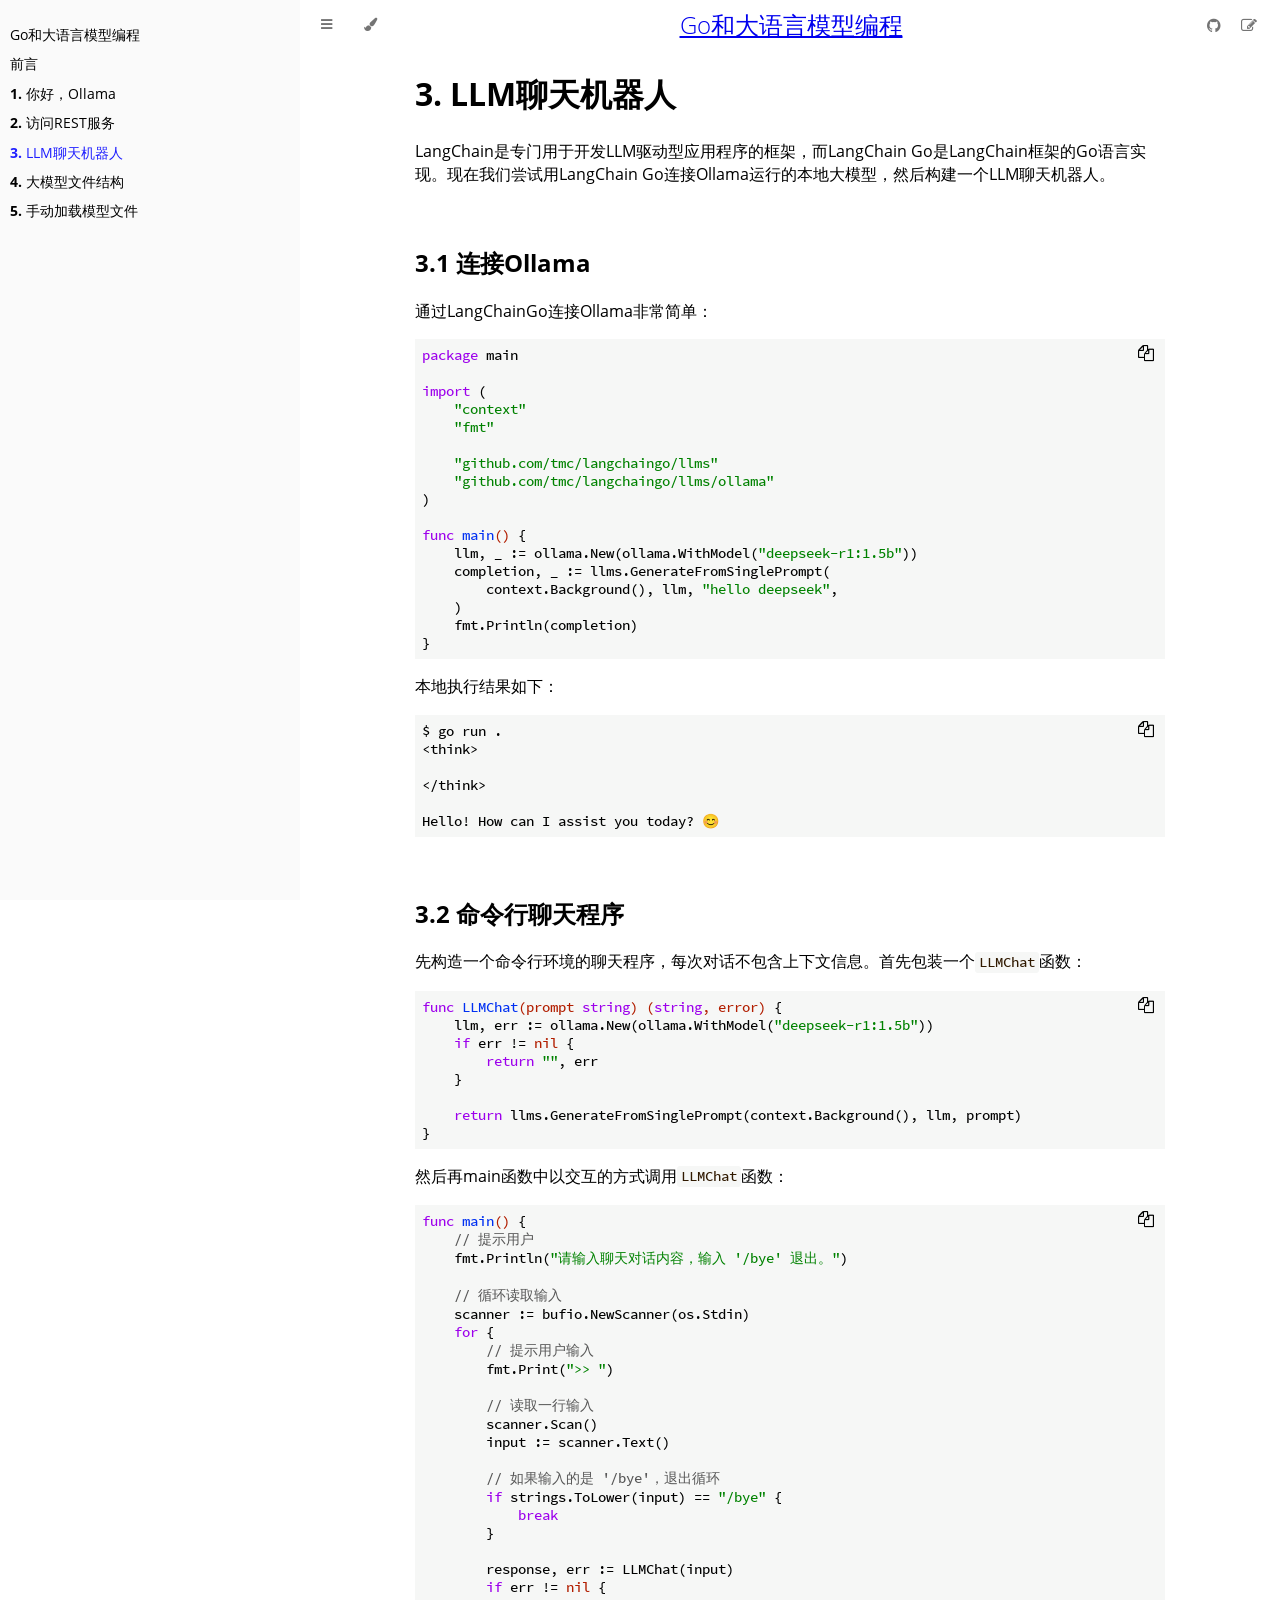
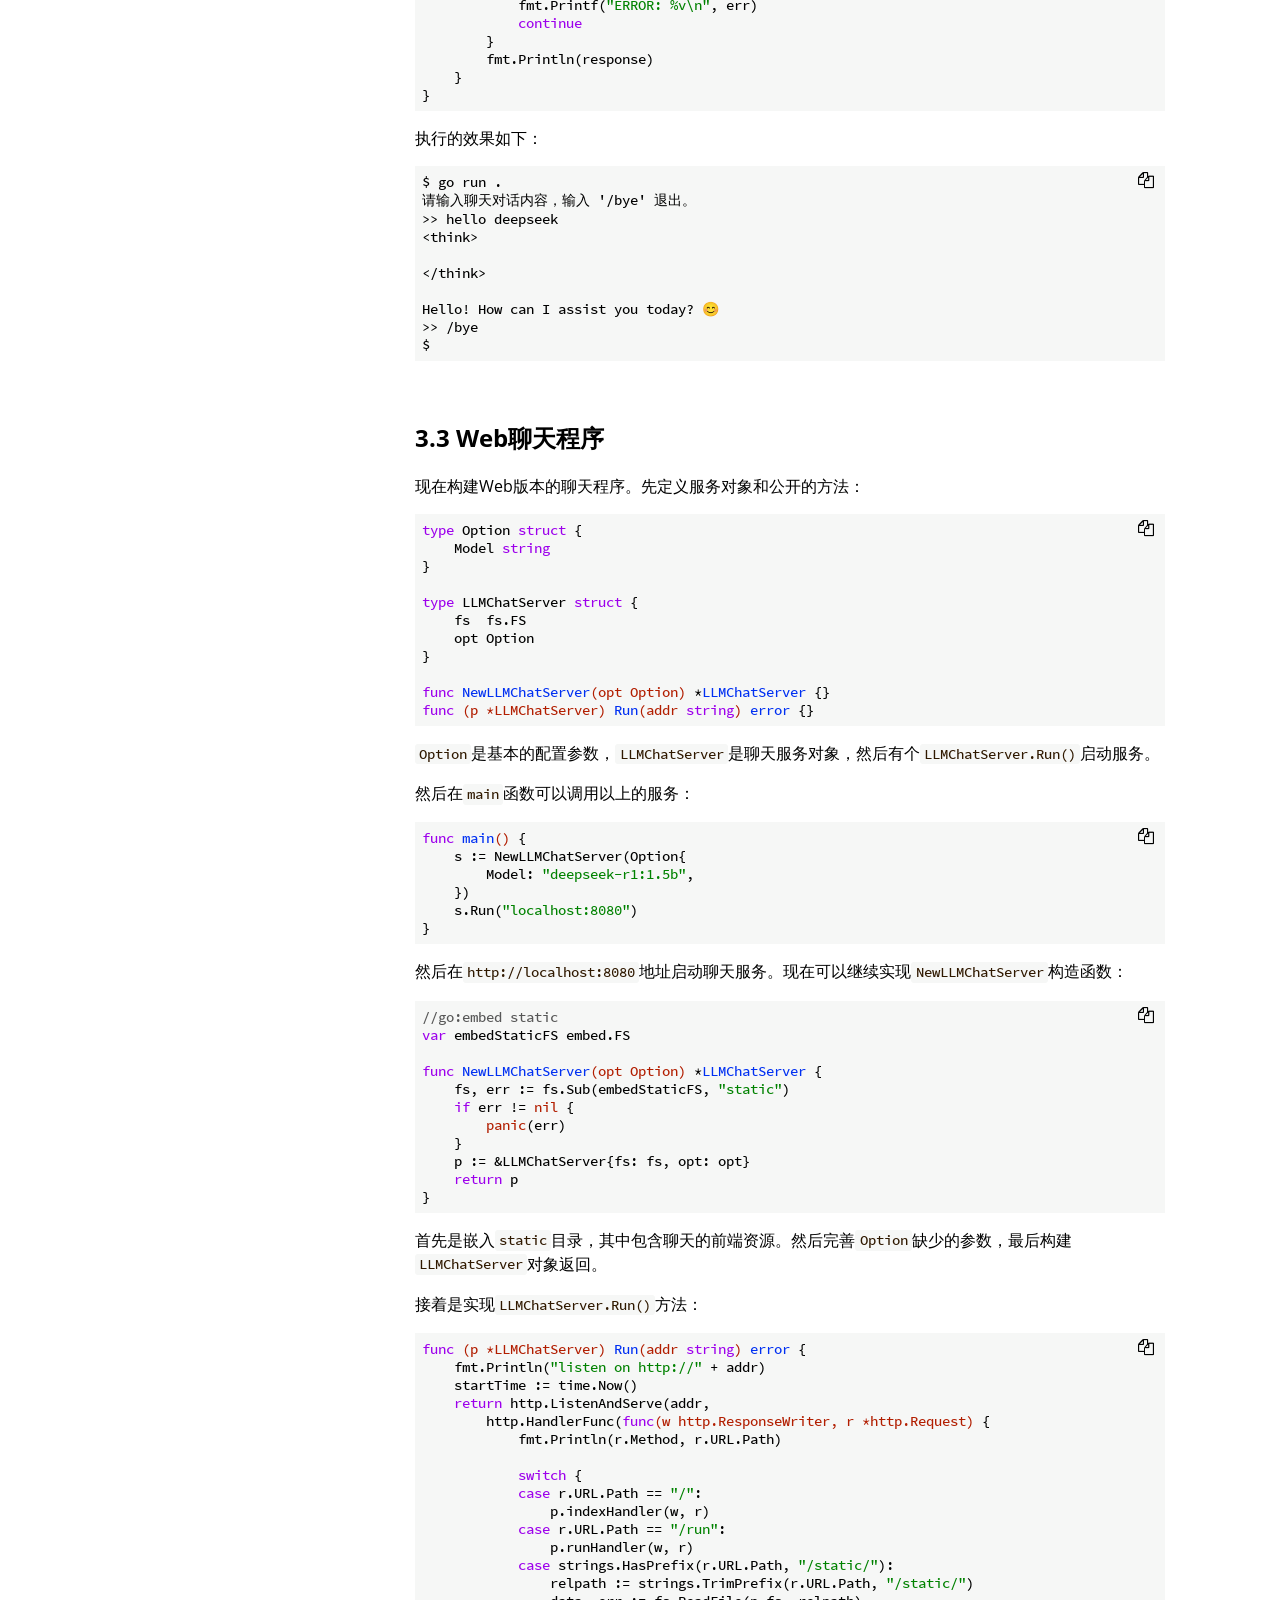
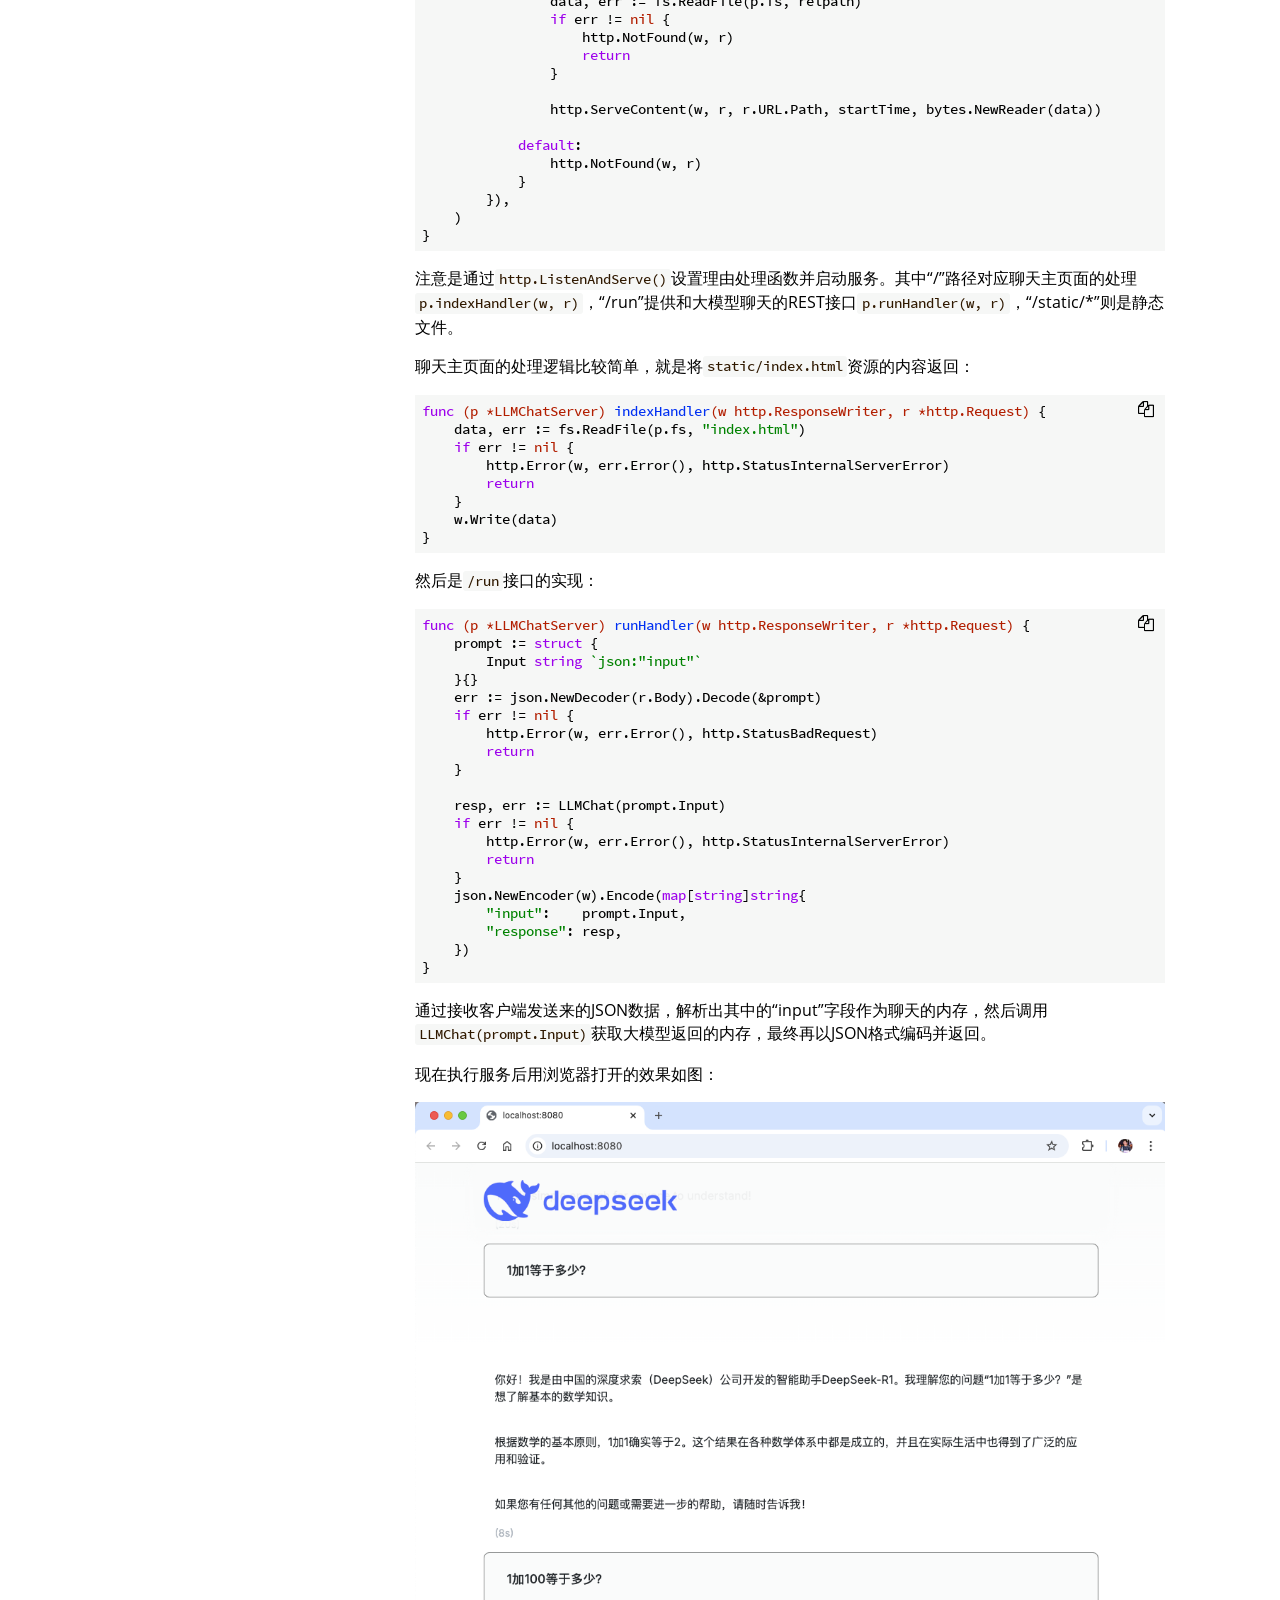
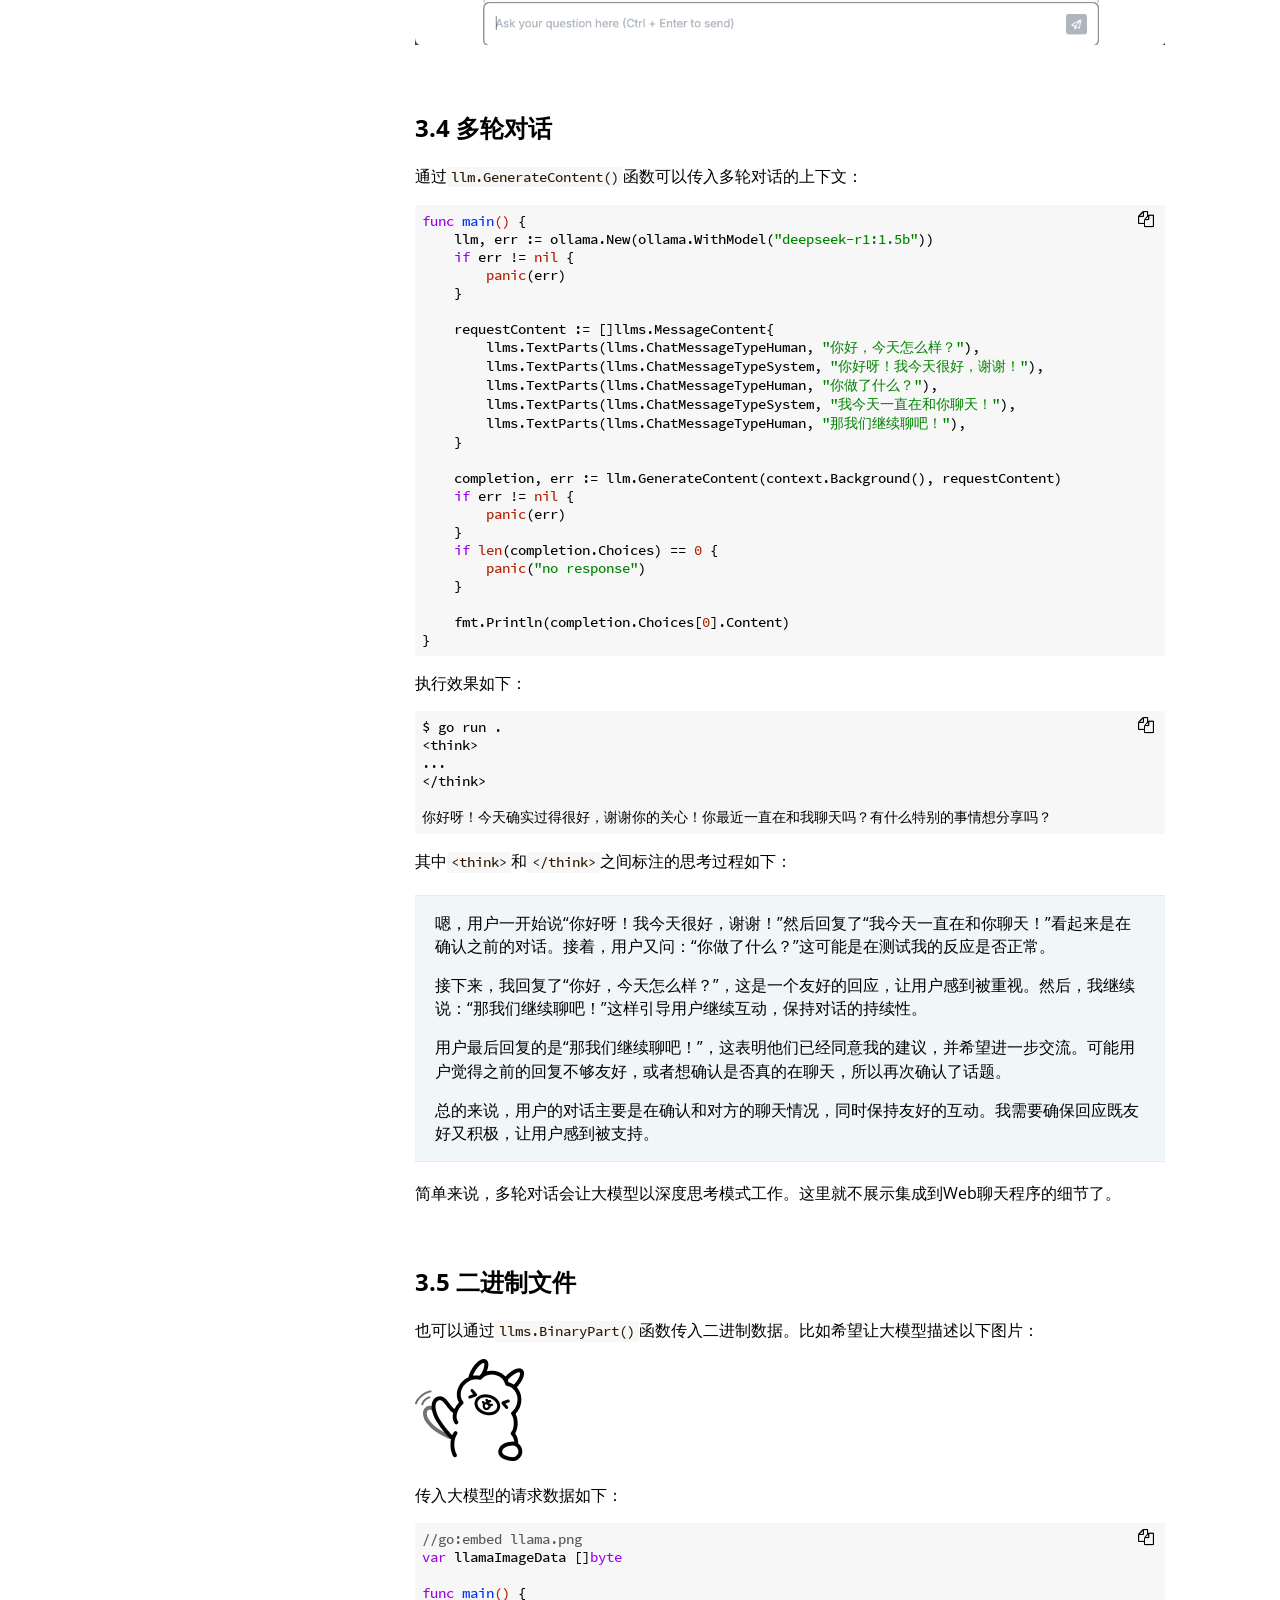
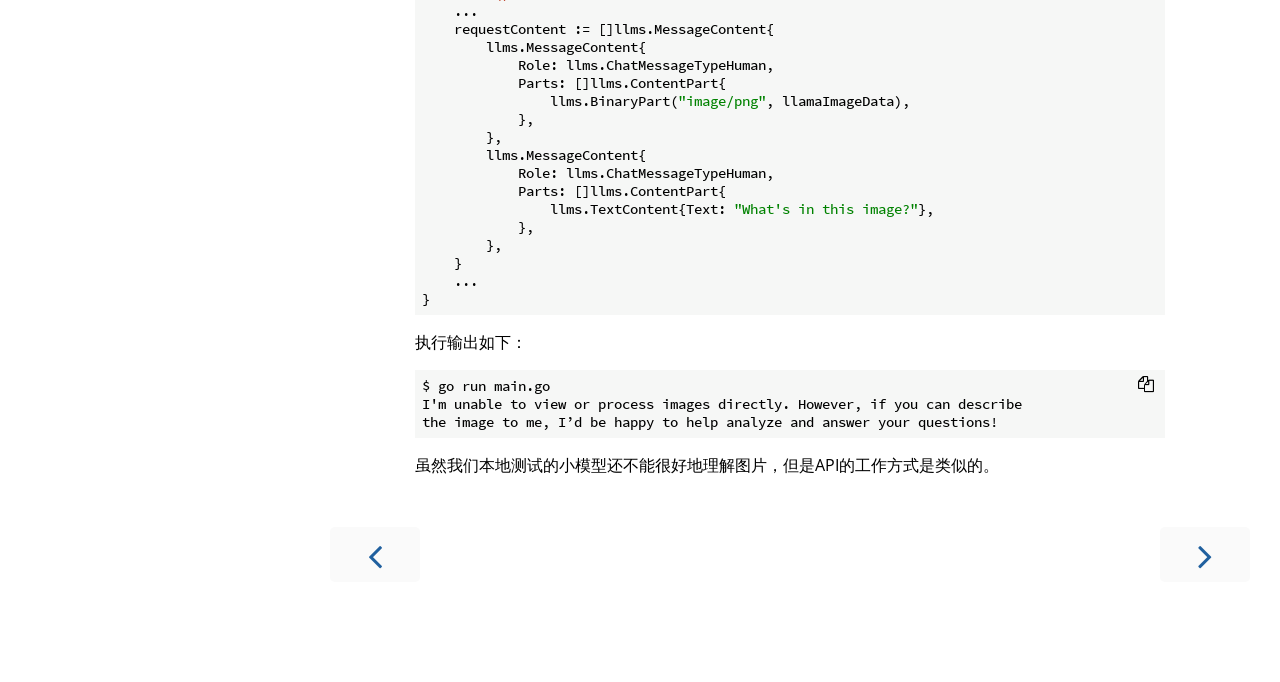
<file: ch3-llm-chat/readme.html>
<!DOCTYPE HTML>
<html lang="zh" class="sidebar-visible no-js light">
    <head>
        <!-- Book generated using https://github.com/wa-lang/wabook -->
        <meta charset="UTF-8">
        <title>LLM聊天机器人 - Go和大语言模型编程</title>
        <!-- Custom HTML head -->
        <meta content="text/html; charset=utf-8" http-equiv="Content-Type">
        <meta name="description" content="">
        <meta name="viewport" content="width=device-width, initial-scale=1">
        <meta name="theme-color" content="#ffffff" />

        <link rel="icon" href="../favicon.svg">
        <link rel="shortcut icon" href="../favicon.png">
        <link rel="stylesheet" href="../static/wabook/css/variables.css">
        <link rel="stylesheet" href="../static/wabook/css/general.css">
        <link rel="stylesheet" href="../static/wabook/css/chrome.css">
        <link rel="stylesheet" href="../static/wabook/css/print.css" media="print">
        <!-- Fonts -->
        <link rel="stylesheet" href="../static/wabook/FontAwesome/css/font-awesome.css">
        <link rel="stylesheet" href="../static/wabook/fonts/fonts.css">
        <!-- Highlight.js Stylesheets -->
        <link rel="stylesheet" href="../static/wabook/highlight.css">
        <link rel="stylesheet" href="../static/wabook/tomorrow-night.css">
        <link rel="stylesheet" href="../static/wabook/ayu-highlight.css">

        <!-- Custom theme stylesheets -->
    </head>
    <body>
        <!-- Provide site root to javascript -->
        <script type="text/javascript">
            var path_to_root = "../";
            var default_theme = window.matchMedia("(prefers-color-scheme: dark)").matches ? "navy" : "light";
        </script>

        <!-- Work around some values being stored in localStorage wrapped in quotes -->
        <script type="text/javascript">
            try {
                var theme = localStorage.getItem('wabook-theme');
                var sidebar = localStorage.getItem('wabook-sidebar');

                if (theme.startsWith('"') && theme.endsWith('"')) {
                    localStorage.setItem('wabook-theme', theme.slice(1, theme.length - 1));
                }

                if (sidebar.startsWith('"') && sidebar.endsWith('"')) {
                    localStorage.setItem('wabook-sidebar', sidebar.slice(1, sidebar.length - 1));
                }
            } catch (e) { }
        </script>

        <!-- Set the theme before any content is loaded, prevents flash -->
        <script type="text/javascript">
            var theme;
            try { theme = localStorage.getItem('wabook-theme'); } catch(e) { }
            if (theme === null || theme === undefined) { theme = default_theme; }
            var html = document.querySelector('html');
            html.classList.remove('no-js')
            html.classList.remove('light')
            html.classList.add(theme);
            html.classList.add('js');
        </script>

        <!-- Hide / unhide sidebar before it is displayed -->
        <script type="text/javascript">
            var html = document.querySelector('html');
            var sidebar = 'hidden';
            if (document.body.clientWidth >= 1080) {
                try { sidebar = localStorage.getItem('wabook-sidebar'); } catch(e) { }
                sidebar = sidebar || 'visible';
            }
            html.classList.remove('sidebar-visible');
            html.classList.add("sidebar-" + sidebar);
        </script>

        <nav id="sidebar" class="sidebar" aria-label="Table of contents">
            <div class="sidebar-scrollbox">
                <ol class="chapter">
  <li class="chapter-item expanded ">
    <a href="../index.html" >Go和大语言模型编程</a>
  </li>
  <li class="chapter-item expanded ">
    <a href="../preface.html" >前言</a>
  </li>
  <li class="chapter-item expanded ">
    <a href="../ch1-hello-llm/readme.html" ><strong aria-hidden="true">1.</strong> 你好，Ollama</a>
  </li>
  <li class="chapter-item expanded ">
    <a href="../ch2-rest-api/readme.html" ><strong aria-hidden="true">2.</strong> 访问REST服务</a>
  </li>
  <li class="chapter-item expanded ">
    <a href="../ch3-llm-chat/readme.html" class="active"><strong aria-hidden="true">3.</strong> LLM聊天机器人</a>
  </li>
  <li class="chapter-item expanded ">
    <a href="../ch4-modelfile/readme.html" ><strong aria-hidden="true">4.</strong> 大模型文件结构</a>
  </li>
  <li class="chapter-item expanded ">
    <a href="../ch5-loadmodel/readme.html" ><strong aria-hidden="true">5.</strong> 手动加载模型文件</a>
  </li>
</ol>

            </div>
            <div id="sidebar-resize-handle" class="sidebar-resize-handle"></div>
        </nav>

        <div id="page-wrapper" class="page-wrapper">

            <div class="page">
                <div id="menu-bar-hover-placeholder"></div>
                <div id="menu-bar" class="menu-bar sticky bordered">
                    <div class="left-buttons">
                        <button id="sidebar-toggle" class="icon-button" type="button" title="Toggle Table of Contents" aria-label="Toggle Table of Contents" aria-controls="sidebar">
                            <i class="fa fa-bars"></i>
                        </button>
                        <button id="theme-toggle" class="icon-button" type="button" title="Change theme" aria-label="Change theme" aria-haspopup="true" aria-expanded="false" aria-controls="theme-list">
                            <i class="fa fa-paint-brush"></i>
                        </button>
                        <ul id="theme-list" class="theme-popup" aria-label="Themes" role="menu">
                            <li role="none"><button role="menuitem" class="theme" id="light">Light (default)</button></li>
                            <li role="none"><button role="menuitem" class="theme" id="coal">Coal</button></li>
                            <li role="none"><button role="menuitem" class="theme" id="navy">Navy</button></li>
                            <li role="none"><button role="menuitem" class="theme" id="ayu">Ayu</button></li>
                        </ul>
                    </div>

                    <h1 class="menu-title"><a href="../index.html">Go和大语言模型编程</a></h1>

                    <div class="right-buttons">
                        <a href="https://github.com/chai2010/llmgo-book" title="Git repository" aria-label="Git repository">
                            <i id="git-repository-button" class="fa fa-github"></i>
                        </a>
                        <a href="https://github.com/chai2010/llmgo-book/edit/master/ch3-llm-chat/readme.md" title="Suggest an edit" aria-label="Suggest an edit">
                            <i id="git-edit-button" class="fa fa-edit"></i>
                        </a>
                    </div>
                </div>

                <!-- Apply ARIA attributes after the sidebar and the sidebar toggle button are added to the DOM -->
                <script type="text/javascript">
                    document.getElementById('sidebar-toggle').setAttribute('aria-expanded', sidebar === 'visible');
                    document.getElementById('sidebar').setAttribute('aria-hidden', sidebar !== 'visible');
                    Array.from(document.querySelectorAll('#sidebar a')).forEach(function(link) {
                        link.setAttribute('tabIndex', sidebar === 'visible' ? 0 : -1);
                    });
                </script>

                <div id="content" class="content">
                    <!-- Page table of contents -->
                    <div class="sidetoc"><nav class="pagetoc"></nav></div>

                    <main>
                        

                        <h1>3. LLM聊天机器人</h1>
<p>LangChain是专门用于开发LLM驱动型应用程序的框架，而LangChain Go是LangChain框架的Go语言实现。现在我们尝试用LangChain Go连接Ollama运行的本地大模型，然后构建一个LLM聊天机器人。</p>
<h2>3.1 连接Ollama</h2>
<p>通过LangChainGo连接Ollama非常简单：</p>
<pre><code class="language-go">package main

import (
	&quot;context&quot;
	&quot;fmt&quot;

	&quot;github.com/tmc/langchaingo/llms&quot;
	&quot;github.com/tmc/langchaingo/llms/ollama&quot;
)

func main() {
	llm, _ := ollama.New(ollama.WithModel(&quot;deepseek-r1:1.5b&quot;))
	completion, _ := llms.GenerateFromSinglePrompt(
		context.Background(), llm, &quot;hello deepseek&quot;,
	)
	fmt.Println(completion)
}
</code></pre>
<p>本地执行结果如下：</p>
<pre><code>$ go run .
&lt;think&gt;

&lt;/think&gt;

Hello! How can I assist you today? 😊
</code></pre>
<h2>3.2 命令行聊天程序</h2>
<p>先构造一个命令行环境的聊天程序，每次对话不包含上下文信息。首先包装一个<code>LLMChat</code>函数：</p>
<pre><code class="language-go">func LLMChat(prompt string) (string, error) {
	llm, err := ollama.New(ollama.WithModel(&quot;deepseek-r1:1.5b&quot;))
	if err != nil {
		return &quot;&quot;, err
	}

	return llms.GenerateFromSinglePrompt(context.Background(), llm, prompt)
}
</code></pre>
<p>然后再main函数中以交互的方式调用<code>LLMChat</code>函数：</p>
<pre><code class="language-go">func main() {
	// 提示用户
	fmt.Println(&quot;请输入聊天对话内容，输入 '/bye' 退出。&quot;)

	// 循环读取输入
	scanner := bufio.NewScanner(os.Stdin)
	for {
		// 提示用户输入
		fmt.Print(&quot;&gt;&gt; &quot;)

		// 读取一行输入
		scanner.Scan()
		input := scanner.Text()

		// 如果输入的是 '/bye'，退出循环
		if strings.ToLower(input) == &quot;/bye&quot; {
			break
		}

		response, err := LLMChat(input)
		if err != nil {
			fmt.Printf(&quot;ERROR: %v\n&quot;, err)
			continue
		}
		fmt.Println(response)
	}
}
</code></pre>
<p>执行的效果如下：</p>
<pre><code>$ go run .
请输入聊天对话内容，输入 '/bye' 退出。
&gt;&gt; hello deepseek
&lt;think&gt;

&lt;/think&gt;

Hello! How can I assist you today? 😊
&gt;&gt; /bye
$
</code></pre>
<h2>3.3 Web聊天程序</h2>
<p>现在构建Web版本的聊天程序。先定义服务对象和公开的方法：</p>
<pre><code class="language-go">type Option struct {
	Model string
}

type LLMChatServer struct {
	fs  fs.FS
	opt Option
}

func NewLLMChatServer(opt Option) *LLMChatServer {}
func (p *LLMChatServer) Run(addr string) error {}
</code></pre>
<p><code>Option</code>是基本的配置参数，<code>LLMChatServer</code>是聊天服务对象，然后有个<code>LLMChatServer.Run()</code>启动服务。</p>
<p>然后在<code>main</code>函数可以调用以上的服务：</p>
<pre><code class="language-go">func main() {
	s := NewLLMChatServer(Option{
		Model: &quot;deepseek-r1:1.5b&quot;,
	})
	s.Run(&quot;localhost:8080&quot;)
}
</code></pre>
<p>然后在<code>http://localhost:8080</code>地址启动聊天服务。现在可以继续实现<code>NewLLMChatServer</code>构造函数：</p>
<pre><code class="language-go">//go:embed static
var embedStaticFS embed.FS

func NewLLMChatServer(opt Option) *LLMChatServer {
	fs, err := fs.Sub(embedStaticFS, &quot;static&quot;)
	if err != nil {
		panic(err)
	}
	p := &amp;LLMChatServer{fs: fs, opt: opt}
	return p
}
</code></pre>
<p>首先是嵌入<code>static</code>目录，其中包含聊天的前端资源。然后完善<code>Option</code>缺少的参数，最后构建<code>LLMChatServer</code>对象返回。</p>
<p>接着是实现<code>LLMChatServer.Run()</code>方法：</p>
<pre><code class="language-go">func (p *LLMChatServer) Run(addr string) error {
	fmt.Println(&quot;listen on http://&quot; + addr)
	startTime := time.Now()
	return http.ListenAndServe(addr,
		http.HandlerFunc(func(w http.ResponseWriter, r *http.Request) {
			fmt.Println(r.Method, r.URL.Path)

			switch {
			case r.URL.Path == &quot;/&quot;:
				p.indexHandler(w, r)
			case r.URL.Path == &quot;/run&quot;:
				p.runHandler(w, r)
			case strings.HasPrefix(r.URL.Path, &quot;/static/&quot;):
				relpath := strings.TrimPrefix(r.URL.Path, &quot;/static/&quot;)
				data, err := fs.ReadFile(p.fs, relpath)
				if err != nil {
					http.NotFound(w, r)
					return
				}

				http.ServeContent(w, r, r.URL.Path, startTime, bytes.NewReader(data))

			default:
				http.NotFound(w, r)
			}
		}),
	)
}
</code></pre>
<p>注意是通过<code>http.ListenAndServe()</code>设置理由处理函数并启动服务。其中“/”路径对应聊天主页面的处理<code>p.indexHandler(w, r)</code>，“/run”提供和大模型聊天的REST接口<code>p.runHandler(w, r)</code>，“/static/*”则是静态文件。</p>
<p>聊天主页面的处理逻辑比较简单，就是将<code>static/index.html</code>资源的内容返回：</p>
<pre><code class="language-go">func (p *LLMChatServer) indexHandler(w http.ResponseWriter, r *http.Request) {
	data, err := fs.ReadFile(p.fs, &quot;index.html&quot;)
	if err != nil {
		http.Error(w, err.Error(), http.StatusInternalServerError)
		return
	}
	w.Write(data)
}
</code></pre>
<p>然后是<code>/run</code>接口的实现：</p>
<pre><code class="language-go">func (p *LLMChatServer) runHandler(w http.ResponseWriter, r *http.Request) {
	prompt := struct {
		Input string `json:&quot;input&quot;`
	}{}
	err := json.NewDecoder(r.Body).Decode(&amp;prompt)
	if err != nil {
		http.Error(w, err.Error(), http.StatusBadRequest)
		return
	}

	resp, err := LLMChat(prompt.Input)
	if err != nil {
		http.Error(w, err.Error(), http.StatusInternalServerError)
		return
	}
	json.NewEncoder(w).Encode(map[string]string{
		&quot;input&quot;:    prompt.Input,
		&quot;response&quot;: resp,
	})
}
</code></pre>
<p>通过接收客户端发送来的JSON数据，解析出其中的“input”字段作为聊天的内存，然后调用<code>LLMChat(prompt.Input)</code>获取大模型返回的内存，最终再以JSON格式编码并返回。</p>
<p>现在执行服务后用浏览器打开的效果如图：</p>
<p><img src="./images/ch3.3-chat.png" alt=""></p>
<h2>3.4 多轮对话</h2>
<p>通过<code>llm.GenerateContent()</code>函数可以传入多轮对话的上下文：</p>
<pre><code class="language-go">func main() {
	llm, err := ollama.New(ollama.WithModel(&quot;deepseek-r1:1.5b&quot;))
	if err != nil {
		panic(err)
	}

	requestContent := []llms.MessageContent{
		llms.TextParts(llms.ChatMessageTypeHuman, &quot;你好，今天怎么样？&quot;),
		llms.TextParts(llms.ChatMessageTypeSystem, &quot;你好呀！我今天很好，谢谢！&quot;),
		llms.TextParts(llms.ChatMessageTypeHuman, &quot;你做了什么？&quot;),
		llms.TextParts(llms.ChatMessageTypeSystem, &quot;我今天一直在和你聊天！&quot;),
		llms.TextParts(llms.ChatMessageTypeHuman, &quot;那我们继续聊吧！&quot;),
	}

	completion, err := llm.GenerateContent(context.Background(), requestContent)
	if err != nil {
		panic(err)
	}
	if len(completion.Choices) == 0 {
		panic(&quot;no response&quot;)
	}

	fmt.Println(completion.Choices[0].Content)
}
</code></pre>
<p>执行效果如下：</p>
<pre><code>$ go run .
&lt;think&gt;
...
&lt;/think&gt;

你好呀！今天确实过得很好，谢谢你的关心！你最近一直在和我聊天吗？有什么特别的事情想分享吗？
</code></pre>
<p>其中<code>&lt;think&gt;</code>和<code>&lt;/think&gt;</code>之间标注的思考过程如下：</p>
<blockquote>
<p>嗯，用户一开始说“你好呀！我今天很好，谢谢！”然后回复了“我今天一直在和你聊天！”看起来是在确认之前的对话。接着，用户又问：“你做了什么？”这可能是在测试我的反应是否正常。</p>
<p>接下来，我回复了“你好，今天怎么样？”，这是一个友好的回应，让用户感到被重视。然后，我继续说：“那我们继续聊吧！”这样引导用户继续互动，保持对话的持续性。</p>
<p>用户最后回复的是“那我们继续聊吧！”，这表明他们已经同意我的建议，并希望进一步交流。可能用户觉得之前的回复不够友好，或者想确认是否真的在聊天，所以再次确认了话题。</p>
<p>总的来说，用户的对话主要是在确认和对方的聊天情况，同时保持友好的互动。我需要确保回应既友好又积极，让用户感到被支持。</p>
</blockquote>
<p>简单来说，多轮对话会让大模型以深度思考模式工作。这里就不展示集成到Web聊天程序的细节了。</p>
<h2>3.5 二进制文件</h2>
<p>也可以通过<code>llms.BinaryPart()</code>函数传入二进制数据。比如希望让大模型描述以下图片：</p>
<p><img src="./images/ch3.4-llama.png" alt=""></p>
<p>传入大模型的请求数据如下：</p>
<pre><code class="language-go">//go:embed llama.png
var llamaImageData []byte

func main() {
	...
	requestContent := []llms.MessageContent{
		llms.MessageContent{
			Role: llms.ChatMessageTypeHuman,
			Parts: []llms.ContentPart{
				llms.BinaryPart(&quot;image/png&quot;, llamaImageData),
			},
		},
		llms.MessageContent{
			Role: llms.ChatMessageTypeHuman,
			Parts: []llms.ContentPart{
				llms.TextContent{Text: &quot;What's in this image?&quot;},
			},
		},
	}
	...
}
</code></pre>
<p>执行输出如下：</p>
<pre><code>$ go run main.go 
I'm unable to view or process images directly. However, if you can describe
the image to me, I’d be happy to help analyze and answer your questions!
</code></pre>
<p>虽然我们本地测试的小模型还不能很好地理解图片，但是API的工作方式是类似的。</p>


                        

                        

                        
                    </main>

                    <nav class="nav-wrapper" aria-label="Page navigation">
                        <!-- Mobile navigation buttons -->
                        
                            <a rel="prev" href="../ch2-rest-api/readme.html" class="mobile-nav-chapters previous" title="Previous chapter" aria-label="Previous chapter" aria-keyshortcuts="Left">
                                <i class="fa fa-angle-left"></i>
                            </a>
                        
                        
                            <!-- ../ch4-modelfile/readme.html -->
                            <a rel="next" href="../ch4-modelfile/readme.html" class="mobile-nav-chapters next" title="Next chapter" aria-label="Next chapter" aria-keyshortcuts="Right">
                                <i class="fa fa-angle-right"></i>
                            </a>
                        
                        <div style="clear: both"></div>
                    </nav>
                </div>
            </div>

            <nav class="nav-wide-wrapper" aria-label="Page navigation">
                
                    <a rel="prev" href="../ch2-rest-api/readme.html" class="nav-chapters previous" title="Previous chapter" aria-label="Previous chapter" aria-keyshortcuts="Left">
                        <i class="fa fa-angle-left"></i>
                    </a>
                
                
                    <a rel="next" href="../ch4-modelfile/readme.html" class="nav-chapters next" title="Next chapter" aria-label="Next chapter" aria-keyshortcuts="Right">
                        <i class="fa fa-angle-right"></i>
                    </a>
                
            </nav>

        </div>

        <script type="text/javascript">
            window.playground_copyable = true;
        </script>
        <script src="../static/wabook/mark.min.js" type="text/javascript" charset="utf-8"></script>
        <script src="../static/wabook/clipboard.min.js" type="text/javascript" charset="utf-8"></script>
        <script src="../static/wabook/highlight.js" type="text/javascript" charset="utf-8"></script>
        <script src="../static/wabook/book.js" type="text/javascript" charset="utf-8"></script>
        
        <script type="text/javascript" charset="utf-8">
            var pagePath = "ch3-llm-chat/readme.md"
        </script>

        <!-- Custom JS scripts -->
        

    </body>
</html>
</file>
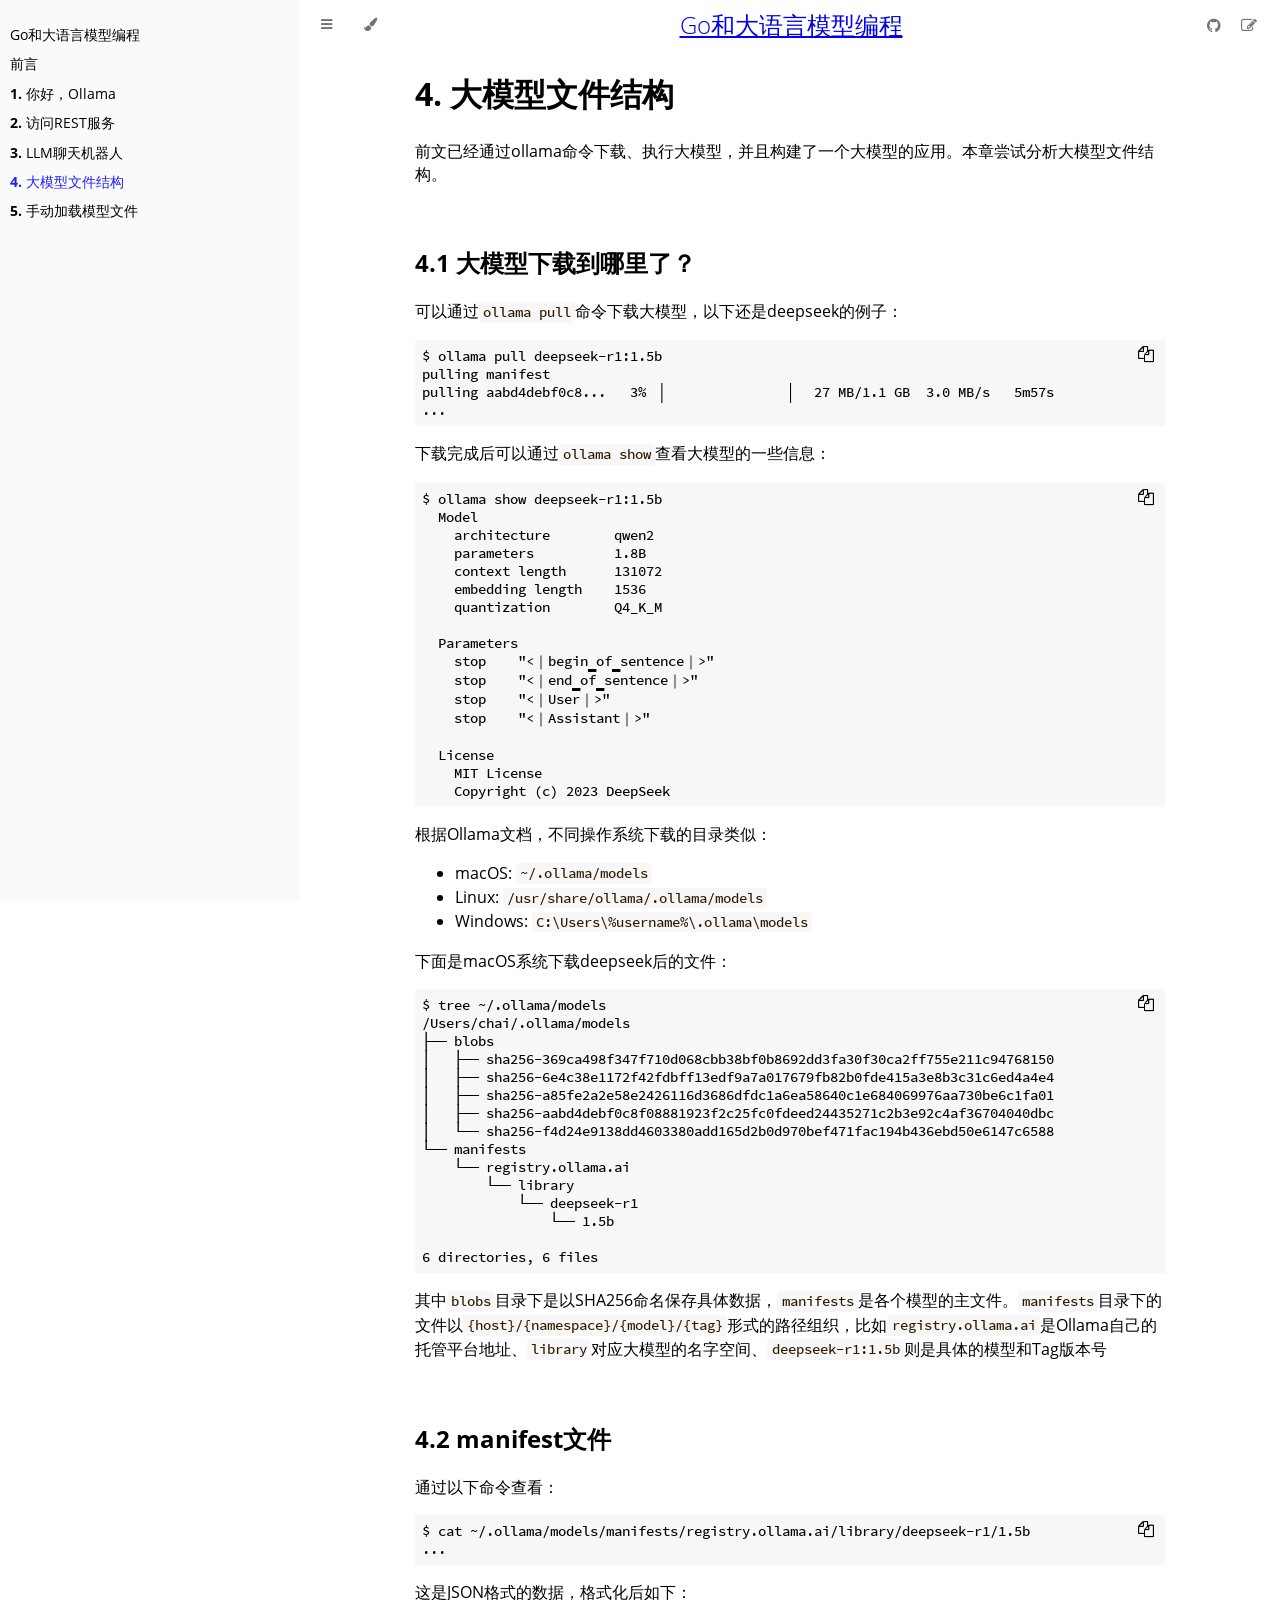
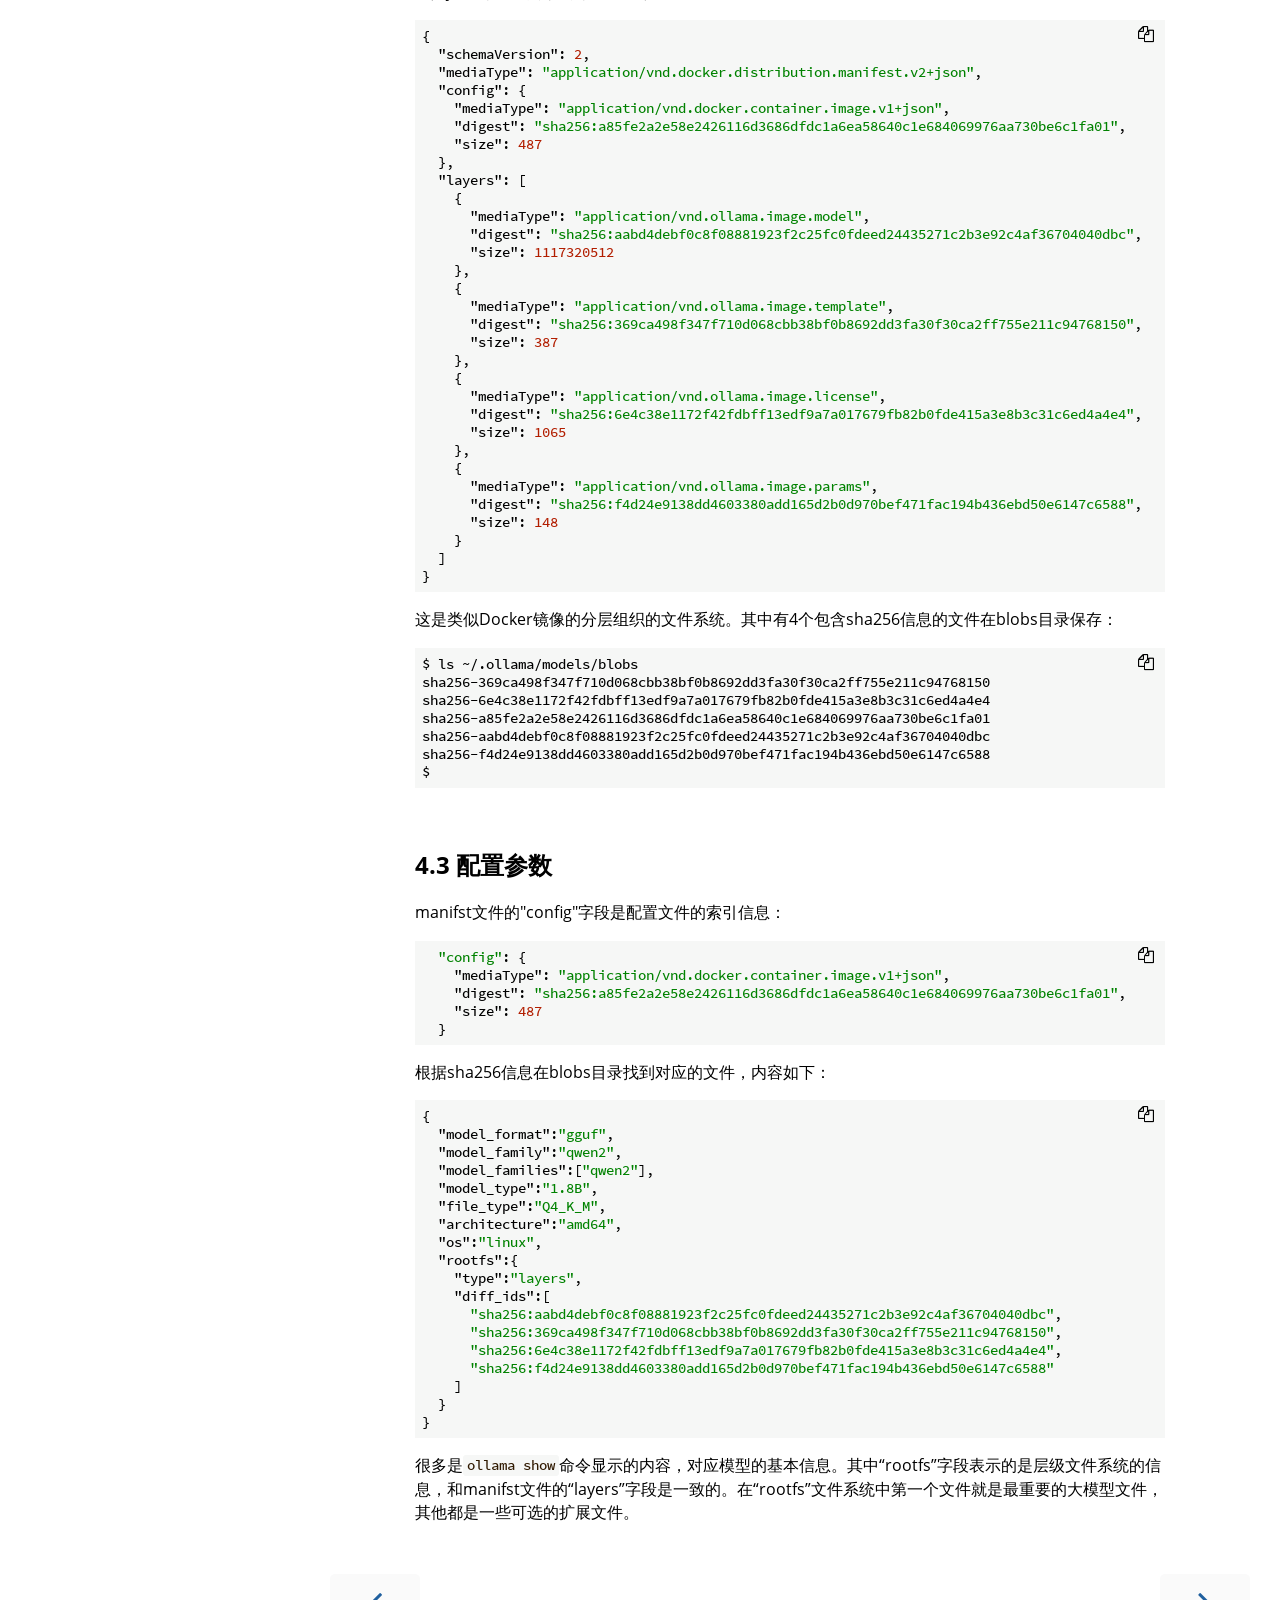
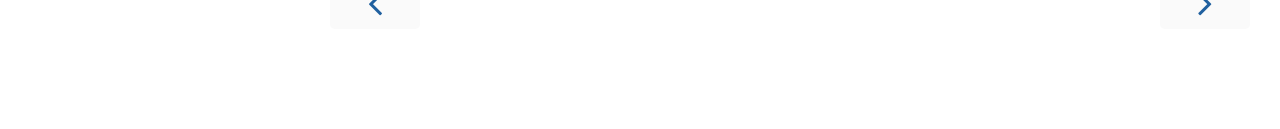
<file: ch4-modelfile/readme.html>
<!DOCTYPE HTML>
<html lang="zh" class="sidebar-visible no-js light">
    <head>
        <!-- Book generated using https://github.com/wa-lang/wabook -->
        <meta charset="UTF-8">
        <title>大模型文件结构 - Go和大语言模型编程</title>
        <!-- Custom HTML head -->
        <meta content="text/html; charset=utf-8" http-equiv="Content-Type">
        <meta name="description" content="">
        <meta name="viewport" content="width=device-width, initial-scale=1">
        <meta name="theme-color" content="#ffffff" />

        <link rel="icon" href="../favicon.svg">
        <link rel="shortcut icon" href="../favicon.png">
        <link rel="stylesheet" href="../static/wabook/css/variables.css">
        <link rel="stylesheet" href="../static/wabook/css/general.css">
        <link rel="stylesheet" href="../static/wabook/css/chrome.css">
        <link rel="stylesheet" href="../static/wabook/css/print.css" media="print">
        <!-- Fonts -->
        <link rel="stylesheet" href="../static/wabook/FontAwesome/css/font-awesome.css">
        <link rel="stylesheet" href="../static/wabook/fonts/fonts.css">
        <!-- Highlight.js Stylesheets -->
        <link rel="stylesheet" href="../static/wabook/highlight.css">
        <link rel="stylesheet" href="../static/wabook/tomorrow-night.css">
        <link rel="stylesheet" href="../static/wabook/ayu-highlight.css">

        <!-- Custom theme stylesheets -->
    </head>
    <body>
        <!-- Provide site root to javascript -->
        <script type="text/javascript">
            var path_to_root = "../";
            var default_theme = window.matchMedia("(prefers-color-scheme: dark)").matches ? "navy" : "light";
        </script>

        <!-- Work around some values being stored in localStorage wrapped in quotes -->
        <script type="text/javascript">
            try {
                var theme = localStorage.getItem('wabook-theme');
                var sidebar = localStorage.getItem('wabook-sidebar');

                if (theme.startsWith('"') && theme.endsWith('"')) {
                    localStorage.setItem('wabook-theme', theme.slice(1, theme.length - 1));
                }

                if (sidebar.startsWith('"') && sidebar.endsWith('"')) {
                    localStorage.setItem('wabook-sidebar', sidebar.slice(1, sidebar.length - 1));
                }
            } catch (e) { }
        </script>

        <!-- Set the theme before any content is loaded, prevents flash -->
        <script type="text/javascript">
            var theme;
            try { theme = localStorage.getItem('wabook-theme'); } catch(e) { }
            if (theme === null || theme === undefined) { theme = default_theme; }
            var html = document.querySelector('html');
            html.classList.remove('no-js')
            html.classList.remove('light')
            html.classList.add(theme);
            html.classList.add('js');
        </script>

        <!-- Hide / unhide sidebar before it is displayed -->
        <script type="text/javascript">
            var html = document.querySelector('html');
            var sidebar = 'hidden';
            if (document.body.clientWidth >= 1080) {
                try { sidebar = localStorage.getItem('wabook-sidebar'); } catch(e) { }
                sidebar = sidebar || 'visible';
            }
            html.classList.remove('sidebar-visible');
            html.classList.add("sidebar-" + sidebar);
        </script>

        <nav id="sidebar" class="sidebar" aria-label="Table of contents">
            <div class="sidebar-scrollbox">
                <ol class="chapter">
  <li class="chapter-item expanded ">
    <a href="../index.html" >Go和大语言模型编程</a>
  </li>
  <li class="chapter-item expanded ">
    <a href="../preface.html" >前言</a>
  </li>
  <li class="chapter-item expanded ">
    <a href="../ch1-hello-llm/readme.html" ><strong aria-hidden="true">1.</strong> 你好，Ollama</a>
  </li>
  <li class="chapter-item expanded ">
    <a href="../ch2-rest-api/readme.html" ><strong aria-hidden="true">2.</strong> 访问REST服务</a>
  </li>
  <li class="chapter-item expanded ">
    <a href="../ch3-llm-chat/readme.html" ><strong aria-hidden="true">3.</strong> LLM聊天机器人</a>
  </li>
  <li class="chapter-item expanded ">
    <a href="../ch4-modelfile/readme.html" class="active"><strong aria-hidden="true">4.</strong> 大模型文件结构</a>
  </li>
  <li class="chapter-item expanded ">
    <a href="../ch5-loadmodel/readme.html" ><strong aria-hidden="true">5.</strong> 手动加载模型文件</a>
  </li>
</ol>

            </div>
            <div id="sidebar-resize-handle" class="sidebar-resize-handle"></div>
        </nav>

        <div id="page-wrapper" class="page-wrapper">

            <div class="page">
                <div id="menu-bar-hover-placeholder"></div>
                <div id="menu-bar" class="menu-bar sticky bordered">
                    <div class="left-buttons">
                        <button id="sidebar-toggle" class="icon-button" type="button" title="Toggle Table of Contents" aria-label="Toggle Table of Contents" aria-controls="sidebar">
                            <i class="fa fa-bars"></i>
                        </button>
                        <button id="theme-toggle" class="icon-button" type="button" title="Change theme" aria-label="Change theme" aria-haspopup="true" aria-expanded="false" aria-controls="theme-list">
                            <i class="fa fa-paint-brush"></i>
                        </button>
                        <ul id="theme-list" class="theme-popup" aria-label="Themes" role="menu">
                            <li role="none"><button role="menuitem" class="theme" id="light">Light (default)</button></li>
                            <li role="none"><button role="menuitem" class="theme" id="coal">Coal</button></li>
                            <li role="none"><button role="menuitem" class="theme" id="navy">Navy</button></li>
                            <li role="none"><button role="menuitem" class="theme" id="ayu">Ayu</button></li>
                        </ul>
                    </div>

                    <h1 class="menu-title"><a href="../index.html">Go和大语言模型编程</a></h1>

                    <div class="right-buttons">
                        <a href="https://github.com/chai2010/llmgo-book" title="Git repository" aria-label="Git repository">
                            <i id="git-repository-button" class="fa fa-github"></i>
                        </a>
                        <a href="https://github.com/chai2010/llmgo-book/edit/master/ch4-modelfile/readme.md" title="Suggest an edit" aria-label="Suggest an edit">
                            <i id="git-edit-button" class="fa fa-edit"></i>
                        </a>
                    </div>
                </div>

                <!-- Apply ARIA attributes after the sidebar and the sidebar toggle button are added to the DOM -->
                <script type="text/javascript">
                    document.getElementById('sidebar-toggle').setAttribute('aria-expanded', sidebar === 'visible');
                    document.getElementById('sidebar').setAttribute('aria-hidden', sidebar !== 'visible');
                    Array.from(document.querySelectorAll('#sidebar a')).forEach(function(link) {
                        link.setAttribute('tabIndex', sidebar === 'visible' ? 0 : -1);
                    });
                </script>

                <div id="content" class="content">
                    <!-- Page table of contents -->
                    <div class="sidetoc"><nav class="pagetoc"></nav></div>

                    <main>
                        

                        <h1>4. 大模型文件结构</h1>
<p>前文已经通过ollama命令下载、执行大模型，并且构建了一个大模型的应用。本章尝试分析大模型文件结构。</p>
<h2>4.1 大模型下载到哪里了？</h2>
<p>可以通过<code>ollama pull</code>命令下载大模型，以下还是deepseek的例子：</p>
<pre><code>$ ollama pull deepseek-r1:1.5b
pulling manifest 
pulling aabd4debf0c8...   3% ▕                ▏  27 MB/1.1 GB  3.0 MB/s   5m57s
...
</code></pre>
<p>下载完成后可以通过<code>ollama show</code>查看大模型的一些信息：</p>
<pre><code>$ ollama show deepseek-r1:1.5b
  Model
    architecture        qwen2
    parameters          1.8B
    context length      131072
    embedding length    1536
    quantization        Q4_K_M

  Parameters
    stop    &quot;&lt;｜begin▁of▁sentence｜&gt;&quot;
    stop    &quot;&lt;｜end▁of▁sentence｜&gt;&quot;
    stop    &quot;&lt;｜User｜&gt;&quot;
    stop    &quot;&lt;｜Assistant｜&gt;&quot;

  License
    MIT License
    Copyright (c) 2023 DeepSeek
</code></pre>
<p>根据Ollama文档，不同操作系统下载的目录类似：</p>
<ul>
<li>macOS: <code>~/.ollama/models</code></li>
<li>Linux: <code>/usr/share/ollama/.ollama/models</code></li>
<li>Windows: <code>C:\Users\%username%\.ollama\models</code></li>
</ul>
<p>下面是macOS系统下载deepseek后的文件：</p>
<pre><code>$ tree ~/.ollama/models
/Users/chai/.ollama/models
├── blobs
│   ├── sha256-369ca498f347f710d068cbb38bf0b8692dd3fa30f30ca2ff755e211c94768150
│   ├── sha256-6e4c38e1172f42fdbff13edf9a7a017679fb82b0fde415a3e8b3c31c6ed4a4e4
│   ├── sha256-a85fe2a2e58e2426116d3686dfdc1a6ea58640c1e684069976aa730be6c1fa01
│   ├── sha256-aabd4debf0c8f08881923f2c25fc0fdeed24435271c2b3e92c4af36704040dbc
│   └── sha256-f4d24e9138dd4603380add165d2b0d970bef471fac194b436ebd50e6147c6588
└── manifests
    └── registry.ollama.ai
        └── library
            └── deepseek-r1
                └── 1.5b

6 directories, 6 files
</code></pre>
<p>其中<code>blobs</code>目录下是以SHA256命名保存具体数据，<code>manifests</code>是各个模型的主文件。<code>manifests</code>目录下的文件以<code>{host}/{namespace}/{model}/{tag}</code>形式的路径组织，比如<code>registry.ollama.ai</code>是Ollama自己的托管平台地址、<code>library</code>对应大模型的名字空间、<code>deepseek-r1:1.5b</code>则是具体的模型和Tag版本号</p>
<h2>4.2 manifest文件</h2>
<p>通过以下命令查看：</p>
<pre><code>$ cat ~/.ollama/models/manifests/registry.ollama.ai/library/deepseek-r1/1.5b
...
</code></pre>
<p>这是JSON格式的数据，格式化后如下：</p>
<pre><code class="language-json">{
  &quot;schemaVersion&quot;: 2,
  &quot;mediaType&quot;: &quot;application/vnd.docker.distribution.manifest.v2+json&quot;,
  &quot;config&quot;: {
    &quot;mediaType&quot;: &quot;application/vnd.docker.container.image.v1+json&quot;,
    &quot;digest&quot;: &quot;sha256:a85fe2a2e58e2426116d3686dfdc1a6ea58640c1e684069976aa730be6c1fa01&quot;,
    &quot;size&quot;: 487
  },
  &quot;layers&quot;: [
    {
      &quot;mediaType&quot;: &quot;application/vnd.ollama.image.model&quot;,
      &quot;digest&quot;: &quot;sha256:aabd4debf0c8f08881923f2c25fc0fdeed24435271c2b3e92c4af36704040dbc&quot;,
      &quot;size&quot;: 1117320512
    },
    {
      &quot;mediaType&quot;: &quot;application/vnd.ollama.image.template&quot;,
      &quot;digest&quot;: &quot;sha256:369ca498f347f710d068cbb38bf0b8692dd3fa30f30ca2ff755e211c94768150&quot;,
      &quot;size&quot;: 387
    },
    {
      &quot;mediaType&quot;: &quot;application/vnd.ollama.image.license&quot;,
      &quot;digest&quot;: &quot;sha256:6e4c38e1172f42fdbff13edf9a7a017679fb82b0fde415a3e8b3c31c6ed4a4e4&quot;,
      &quot;size&quot;: 1065
    },
    {
      &quot;mediaType&quot;: &quot;application/vnd.ollama.image.params&quot;,
      &quot;digest&quot;: &quot;sha256:f4d24e9138dd4603380add165d2b0d970bef471fac194b436ebd50e6147c6588&quot;,
      &quot;size&quot;: 148
    }
  ]
}
</code></pre>
<p>这是类似Docker镜像的分层组织的文件系统。其中有4个包含sha256信息的文件在blobs目录保存：</p>
<pre><code>$ ls ~/.ollama/models/blobs
sha256-369ca498f347f710d068cbb38bf0b8692dd3fa30f30ca2ff755e211c94768150
sha256-6e4c38e1172f42fdbff13edf9a7a017679fb82b0fde415a3e8b3c31c6ed4a4e4
sha256-a85fe2a2e58e2426116d3686dfdc1a6ea58640c1e684069976aa730be6c1fa01
sha256-aabd4debf0c8f08881923f2c25fc0fdeed24435271c2b3e92c4af36704040dbc
sha256-f4d24e9138dd4603380add165d2b0d970bef471fac194b436ebd50e6147c6588
$
</code></pre>
<h2>4.3 配置参数</h2>
<p>manifst文件的&quot;config&quot;字段是配置文件的索引信息：</p>
<pre><code class="language-json">  &quot;config&quot;: {
    &quot;mediaType&quot;: &quot;application/vnd.docker.container.image.v1+json&quot;,
    &quot;digest&quot;: &quot;sha256:a85fe2a2e58e2426116d3686dfdc1a6ea58640c1e684069976aa730be6c1fa01&quot;,
    &quot;size&quot;: 487
  }
</code></pre>
<p>根据sha256信息在blobs目录找到对应的文件，内容如下：</p>
<pre><code class="language-json">{
  &quot;model_format&quot;:&quot;gguf&quot;,
  &quot;model_family&quot;:&quot;qwen2&quot;,
  &quot;model_families&quot;:[&quot;qwen2&quot;],
  &quot;model_type&quot;:&quot;1.8B&quot;,
  &quot;file_type&quot;:&quot;Q4_K_M&quot;,
  &quot;architecture&quot;:&quot;amd64&quot;,
  &quot;os&quot;:&quot;linux&quot;,
  &quot;rootfs&quot;:{
    &quot;type&quot;:&quot;layers&quot;,
    &quot;diff_ids&quot;:[
      &quot;sha256:aabd4debf0c8f08881923f2c25fc0fdeed24435271c2b3e92c4af36704040dbc&quot;,
      &quot;sha256:369ca498f347f710d068cbb38bf0b8692dd3fa30f30ca2ff755e211c94768150&quot;,
      &quot;sha256:6e4c38e1172f42fdbff13edf9a7a017679fb82b0fde415a3e8b3c31c6ed4a4e4&quot;,
      &quot;sha256:f4d24e9138dd4603380add165d2b0d970bef471fac194b436ebd50e6147c6588&quot;
    ]
  }
}
</code></pre>
<p>很多是<code>ollama show</code>命令显示的内容，对应模型的基本信息。其中“rootfs”字段表示的是层级文件系统的信息，和manifst文件的“layers”字段是一致的。在“rootfs”文件系统中第一个文件就是最重要的大模型文件，其他都是一些可选的扩展文件。</p>


                        

                        

                        
                    </main>

                    <nav class="nav-wrapper" aria-label="Page navigation">
                        <!-- Mobile navigation buttons -->
                        
                            <a rel="prev" href="../ch3-llm-chat/readme.html" class="mobile-nav-chapters previous" title="Previous chapter" aria-label="Previous chapter" aria-keyshortcuts="Left">
                                <i class="fa fa-angle-left"></i>
                            </a>
                        
                        
                            <!-- ../ch5-loadmodel/readme.html -->
                            <a rel="next" href="../ch5-loadmodel/readme.html" class="mobile-nav-chapters next" title="Next chapter" aria-label="Next chapter" aria-keyshortcuts="Right">
                                <i class="fa fa-angle-right"></i>
                            </a>
                        
                        <div style="clear: both"></div>
                    </nav>
                </div>
            </div>

            <nav class="nav-wide-wrapper" aria-label="Page navigation">
                
                    <a rel="prev" href="../ch3-llm-chat/readme.html" class="nav-chapters previous" title="Previous chapter" aria-label="Previous chapter" aria-keyshortcuts="Left">
                        <i class="fa fa-angle-left"></i>
                    </a>
                
                
                    <a rel="next" href="../ch5-loadmodel/readme.html" class="nav-chapters next" title="Next chapter" aria-label="Next chapter" aria-keyshortcuts="Right">
                        <i class="fa fa-angle-right"></i>
                    </a>
                
            </nav>

        </div>

        <script type="text/javascript">
            window.playground_copyable = true;
        </script>
        <script src="../static/wabook/mark.min.js" type="text/javascript" charset="utf-8"></script>
        <script src="../static/wabook/clipboard.min.js" type="text/javascript" charset="utf-8"></script>
        <script src="../static/wabook/highlight.js" type="text/javascript" charset="utf-8"></script>
        <script src="../static/wabook/book.js" type="text/javascript" charset="utf-8"></script>
        
        <script type="text/javascript" charset="utf-8">
            var pagePath = "ch4-modelfile/readme.md"
        </script>

        <!-- Custom JS scripts -->
        

    </body>
</html>
</file>
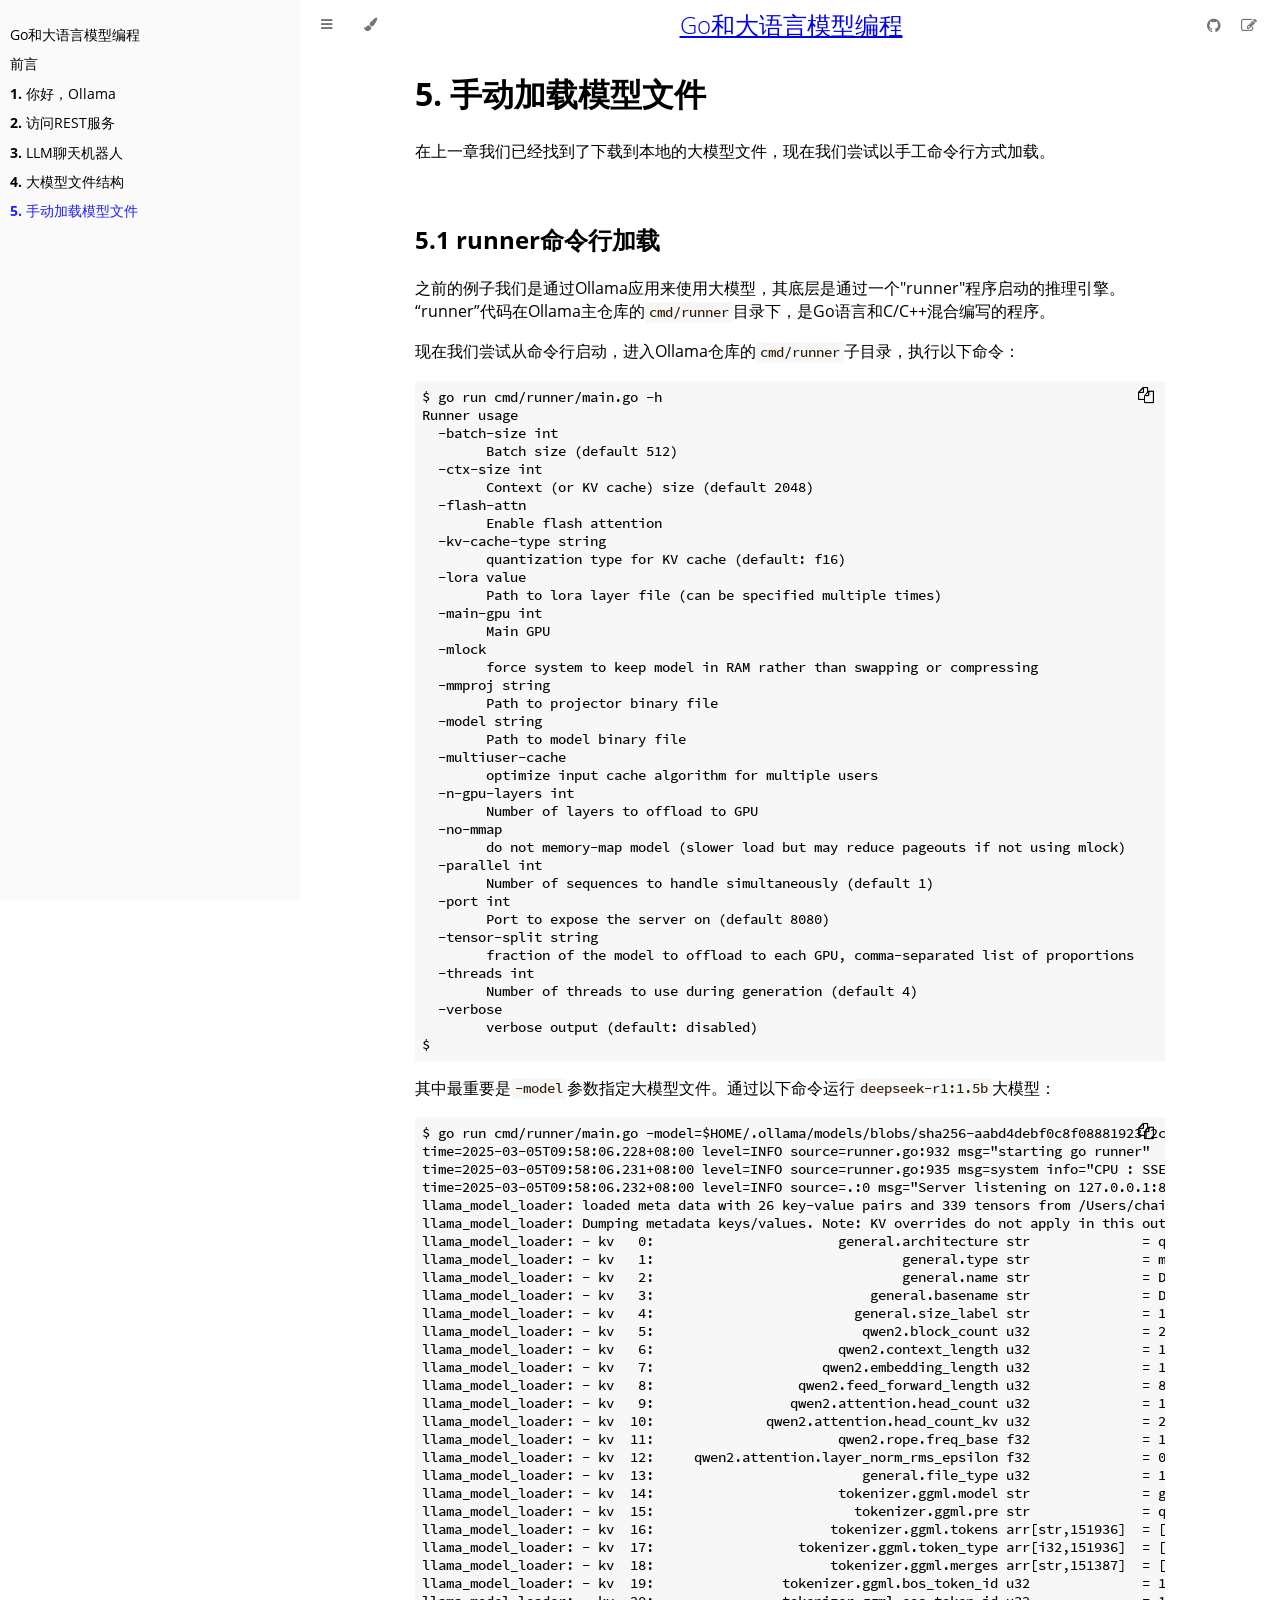
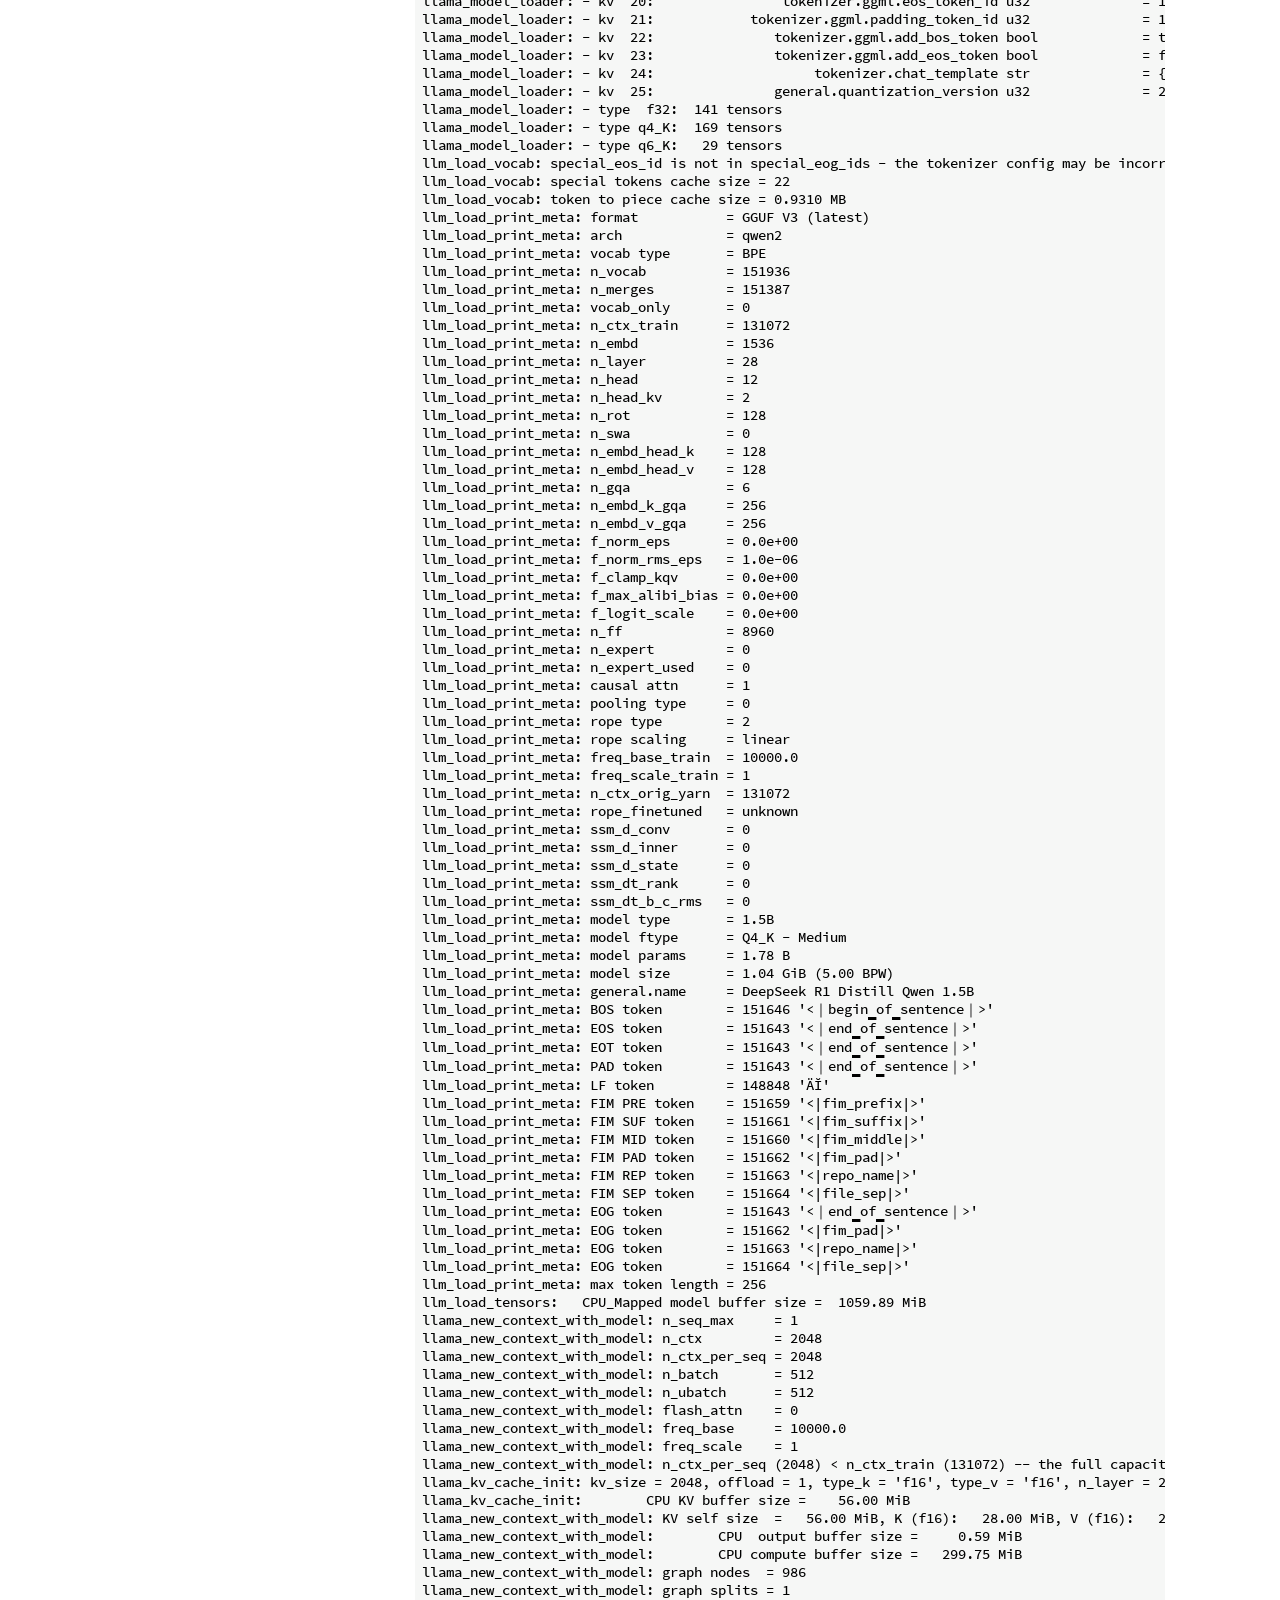
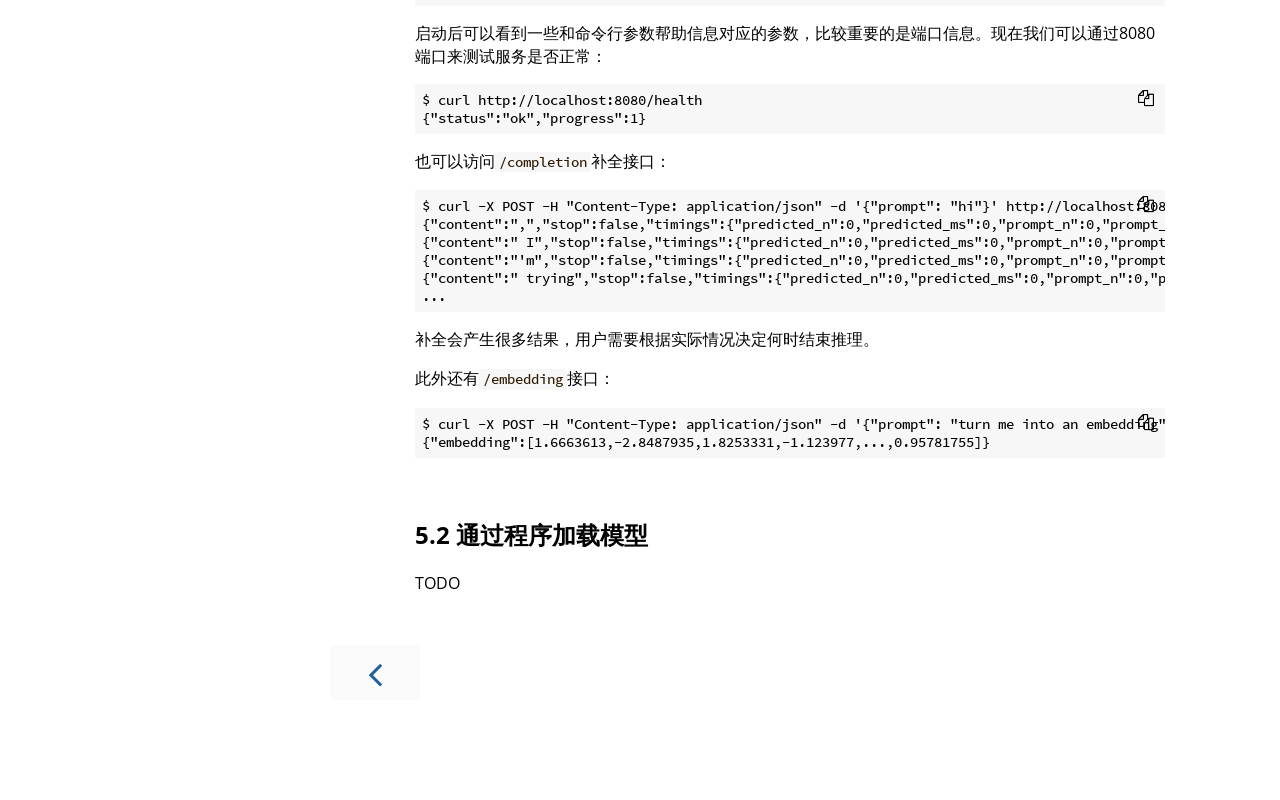
<file: ch5-loadmodel/readme.html>
<!DOCTYPE HTML>
<html lang="zh" class="sidebar-visible no-js light">
    <head>
        <!-- Book generated using https://github.com/wa-lang/wabook -->
        <meta charset="UTF-8">
        <title>手动加载模型文件 - Go和大语言模型编程</title>
        <!-- Custom HTML head -->
        <meta content="text/html; charset=utf-8" http-equiv="Content-Type">
        <meta name="description" content="">
        <meta name="viewport" content="width=device-width, initial-scale=1">
        <meta name="theme-color" content="#ffffff" />

        <link rel="icon" href="../favicon.svg">
        <link rel="shortcut icon" href="../favicon.png">
        <link rel="stylesheet" href="../static/wabook/css/variables.css">
        <link rel="stylesheet" href="../static/wabook/css/general.css">
        <link rel="stylesheet" href="../static/wabook/css/chrome.css">
        <link rel="stylesheet" href="../static/wabook/css/print.css" media="print">
        <!-- Fonts -->
        <link rel="stylesheet" href="../static/wabook/FontAwesome/css/font-awesome.css">
        <link rel="stylesheet" href="../static/wabook/fonts/fonts.css">
        <!-- Highlight.js Stylesheets -->
        <link rel="stylesheet" href="../static/wabook/highlight.css">
        <link rel="stylesheet" href="../static/wabook/tomorrow-night.css">
        <link rel="stylesheet" href="../static/wabook/ayu-highlight.css">

        <!-- Custom theme stylesheets -->
    </head>
    <body>
        <!-- Provide site root to javascript -->
        <script type="text/javascript">
            var path_to_root = "../";
            var default_theme = window.matchMedia("(prefers-color-scheme: dark)").matches ? "navy" : "light";
        </script>

        <!-- Work around some values being stored in localStorage wrapped in quotes -->
        <script type="text/javascript">
            try {
                var theme = localStorage.getItem('wabook-theme');
                var sidebar = localStorage.getItem('wabook-sidebar');

                if (theme.startsWith('"') && theme.endsWith('"')) {
                    localStorage.setItem('wabook-theme', theme.slice(1, theme.length - 1));
                }

                if (sidebar.startsWith('"') && sidebar.endsWith('"')) {
                    localStorage.setItem('wabook-sidebar', sidebar.slice(1, sidebar.length - 1));
                }
            } catch (e) { }
        </script>

        <!-- Set the theme before any content is loaded, prevents flash -->
        <script type="text/javascript">
            var theme;
            try { theme = localStorage.getItem('wabook-theme'); } catch(e) { }
            if (theme === null || theme === undefined) { theme = default_theme; }
            var html = document.querySelector('html');
            html.classList.remove('no-js')
            html.classList.remove('light')
            html.classList.add(theme);
            html.classList.add('js');
        </script>

        <!-- Hide / unhide sidebar before it is displayed -->
        <script type="text/javascript">
            var html = document.querySelector('html');
            var sidebar = 'hidden';
            if (document.body.clientWidth >= 1080) {
                try { sidebar = localStorage.getItem('wabook-sidebar'); } catch(e) { }
                sidebar = sidebar || 'visible';
            }
            html.classList.remove('sidebar-visible');
            html.classList.add("sidebar-" + sidebar);
        </script>

        <nav id="sidebar" class="sidebar" aria-label="Table of contents">
            <div class="sidebar-scrollbox">
                <ol class="chapter">
  <li class="chapter-item expanded ">
    <a href="../index.html" >Go和大语言模型编程</a>
  </li>
  <li class="chapter-item expanded ">
    <a href="../preface.html" >前言</a>
  </li>
  <li class="chapter-item expanded ">
    <a href="../ch1-hello-llm/readme.html" ><strong aria-hidden="true">1.</strong> 你好，Ollama</a>
  </li>
  <li class="chapter-item expanded ">
    <a href="../ch2-rest-api/readme.html" ><strong aria-hidden="true">2.</strong> 访问REST服务</a>
  </li>
  <li class="chapter-item expanded ">
    <a href="../ch3-llm-chat/readme.html" ><strong aria-hidden="true">3.</strong> LLM聊天机器人</a>
  </li>
  <li class="chapter-item expanded ">
    <a href="../ch4-modelfile/readme.html" ><strong aria-hidden="true">4.</strong> 大模型文件结构</a>
  </li>
  <li class="chapter-item expanded ">
    <a href="../ch5-loadmodel/readme.html" class="active"><strong aria-hidden="true">5.</strong> 手动加载模型文件</a>
  </li>
</ol>

            </div>
            <div id="sidebar-resize-handle" class="sidebar-resize-handle"></div>
        </nav>

        <div id="page-wrapper" class="page-wrapper">

            <div class="page">
                <div id="menu-bar-hover-placeholder"></div>
                <div id="menu-bar" class="menu-bar sticky bordered">
                    <div class="left-buttons">
                        <button id="sidebar-toggle" class="icon-button" type="button" title="Toggle Table of Contents" aria-label="Toggle Table of Contents" aria-controls="sidebar">
                            <i class="fa fa-bars"></i>
                        </button>
                        <button id="theme-toggle" class="icon-button" type="button" title="Change theme" aria-label="Change theme" aria-haspopup="true" aria-expanded="false" aria-controls="theme-list">
                            <i class="fa fa-paint-brush"></i>
                        </button>
                        <ul id="theme-list" class="theme-popup" aria-label="Themes" role="menu">
                            <li role="none"><button role="menuitem" class="theme" id="light">Light (default)</button></li>
                            <li role="none"><button role="menuitem" class="theme" id="coal">Coal</button></li>
                            <li role="none"><button role="menuitem" class="theme" id="navy">Navy</button></li>
                            <li role="none"><button role="menuitem" class="theme" id="ayu">Ayu</button></li>
                        </ul>
                    </div>

                    <h1 class="menu-title"><a href="../index.html">Go和大语言模型编程</a></h1>

                    <div class="right-buttons">
                        <a href="https://github.com/chai2010/llmgo-book" title="Git repository" aria-label="Git repository">
                            <i id="git-repository-button" class="fa fa-github"></i>
                        </a>
                        <a href="https://github.com/chai2010/llmgo-book/edit/master/ch5-loadmodel/readme.md" title="Suggest an edit" aria-label="Suggest an edit">
                            <i id="git-edit-button" class="fa fa-edit"></i>
                        </a>
                    </div>
                </div>

                <!-- Apply ARIA attributes after the sidebar and the sidebar toggle button are added to the DOM -->
                <script type="text/javascript">
                    document.getElementById('sidebar-toggle').setAttribute('aria-expanded', sidebar === 'visible');
                    document.getElementById('sidebar').setAttribute('aria-hidden', sidebar !== 'visible');
                    Array.from(document.querySelectorAll('#sidebar a')).forEach(function(link) {
                        link.setAttribute('tabIndex', sidebar === 'visible' ? 0 : -1);
                    });
                </script>

                <div id="content" class="content">
                    <!-- Page table of contents -->
                    <div class="sidetoc"><nav class="pagetoc"></nav></div>

                    <main>
                        

                        <h1>5. 手动加载模型文件</h1>
<p>在上一章我们已经找到了下载到本地的大模型文件，现在我们尝试以手工命令行方式加载。</p>
<h2>5.1 runner命令行加载</h2>
<p>之前的例子我们是通过Ollama应用来使用大模型，其底层是通过一个&quot;runner&quot;程序启动的推理引擎。“runner”代码在Ollama主仓库的<code>cmd/runner</code>目录下，是Go语言和C/C++混合编写的程序。</p>
<p>现在我们尝试从命令行启动，进入Ollama仓库的<code>cmd/runner</code>子目录，执行以下命令：</p>
<pre><code>$ go run cmd/runner/main.go -h
Runner usage
  -batch-size int
        Batch size (default 512)
  -ctx-size int
        Context (or KV cache) size (default 2048)
  -flash-attn
        Enable flash attention
  -kv-cache-type string
        quantization type for KV cache (default: f16)
  -lora value
        Path to lora layer file (can be specified multiple times)
  -main-gpu int
        Main GPU
  -mlock
        force system to keep model in RAM rather than swapping or compressing
  -mmproj string
        Path to projector binary file
  -model string
        Path to model binary file
  -multiuser-cache
        optimize input cache algorithm for multiple users
  -n-gpu-layers int
        Number of layers to offload to GPU
  -no-mmap
        do not memory-map model (slower load but may reduce pageouts if not using mlock)
  -parallel int
        Number of sequences to handle simultaneously (default 1)
  -port int
        Port to expose the server on (default 8080)
  -tensor-split string
        fraction of the model to offload to each GPU, comma-separated list of proportions
  -threads int
        Number of threads to use during generation (default 4)
  -verbose
        verbose output (default: disabled)
$
</code></pre>
<p>其中最重要是<code>-model</code>参数指定大模型文件。通过以下命令运行<code>deepseek-r1:1.5b</code>大模型：</p>
<pre><code>$ go run cmd/runner/main.go -model=$HOME/.ollama/models/blobs/sha256-aabd4debf0c8f08881923f2c25fc0fdeed24435271c2b3e92c4af36704040dbc
time=2025-03-05T09:58:06.228+08:00 level=INFO source=runner.go:932 msg=&quot;starting go runner&quot;
time=2025-03-05T09:58:06.231+08:00 level=INFO source=runner.go:935 msg=system info=&quot;CPU : SSE3 = 1 | SSSE3 = 1 | LLAMAFILE = 1 | cgo(clang)&quot; threads=4
time=2025-03-05T09:58:06.232+08:00 level=INFO source=.:0 msg=&quot;Server listening on 127.0.0.1:8080&quot;
llama_model_loader: loaded meta data with 26 key-value pairs and 339 tensors from /Users/chai/.ollama/models/blobs/sha256-aabd4debf0c8f08881923f2c25fc0fdeed24435271c2b3e92c4af36704040dbc (version GGUF V3 (latest))
llama_model_loader: Dumping metadata keys/values. Note: KV overrides do not apply in this output.
llama_model_loader: - kv   0:                       general.architecture str              = qwen2
llama_model_loader: - kv   1:                               general.type str              = model
llama_model_loader: - kv   2:                               general.name str              = DeepSeek R1 Distill Qwen 1.5B
llama_model_loader: - kv   3:                           general.basename str              = DeepSeek-R1-Distill-Qwen
llama_model_loader: - kv   4:                         general.size_label str              = 1.5B
llama_model_loader: - kv   5:                          qwen2.block_count u32              = 28
llama_model_loader: - kv   6:                       qwen2.context_length u32              = 131072
llama_model_loader: - kv   7:                     qwen2.embedding_length u32              = 1536
llama_model_loader: - kv   8:                  qwen2.feed_forward_length u32              = 8960
llama_model_loader: - kv   9:                 qwen2.attention.head_count u32              = 12
llama_model_loader: - kv  10:              qwen2.attention.head_count_kv u32              = 2
llama_model_loader: - kv  11:                       qwen2.rope.freq_base f32              = 10000.000000
llama_model_loader: - kv  12:     qwen2.attention.layer_norm_rms_epsilon f32              = 0.000001
llama_model_loader: - kv  13:                          general.file_type u32              = 15
llama_model_loader: - kv  14:                       tokenizer.ggml.model str              = gpt2
llama_model_loader: - kv  15:                         tokenizer.ggml.pre str              = qwen2
llama_model_loader: - kv  16:                      tokenizer.ggml.tokens arr[str,151936]  = [&quot;!&quot;, &quot;\&quot;&quot;, &quot;#&quot;, &quot;$&quot;, &quot;%&quot;, &quot;&amp;&quot;, &quot;'&quot;, ...
llama_model_loader: - kv  17:                  tokenizer.ggml.token_type arr[i32,151936]  = [1, 1, 1, 1, 1, 1, 1, 1, 1, 1, 1, 1, ...
llama_model_loader: - kv  18:                      tokenizer.ggml.merges arr[str,151387]  = [&quot;Ġ Ġ&quot;, &quot;ĠĠ ĠĠ&quot;, &quot;i n&quot;, &quot;Ġ t&quot;,...
llama_model_loader: - kv  19:                tokenizer.ggml.bos_token_id u32              = 151646
llama_model_loader: - kv  20:                tokenizer.ggml.eos_token_id u32              = 151643
llama_model_loader: - kv  21:            tokenizer.ggml.padding_token_id u32              = 151643
llama_model_loader: - kv  22:               tokenizer.ggml.add_bos_token bool             = true
llama_model_loader: - kv  23:               tokenizer.ggml.add_eos_token bool             = false
llama_model_loader: - kv  24:                    tokenizer.chat_template str              = {% if not add_generation_prompt is de...
llama_model_loader: - kv  25:               general.quantization_version u32              = 2
llama_model_loader: - type  f32:  141 tensors
llama_model_loader: - type q4_K:  169 tensors
llama_model_loader: - type q6_K:   29 tensors
llm_load_vocab: special_eos_id is not in special_eog_ids - the tokenizer config may be incorrect
llm_load_vocab: special tokens cache size = 22
llm_load_vocab: token to piece cache size = 0.9310 MB
llm_load_print_meta: format           = GGUF V3 (latest)
llm_load_print_meta: arch             = qwen2
llm_load_print_meta: vocab type       = BPE
llm_load_print_meta: n_vocab          = 151936
llm_load_print_meta: n_merges         = 151387
llm_load_print_meta: vocab_only       = 0
llm_load_print_meta: n_ctx_train      = 131072
llm_load_print_meta: n_embd           = 1536
llm_load_print_meta: n_layer          = 28
llm_load_print_meta: n_head           = 12
llm_load_print_meta: n_head_kv        = 2
llm_load_print_meta: n_rot            = 128
llm_load_print_meta: n_swa            = 0
llm_load_print_meta: n_embd_head_k    = 128
llm_load_print_meta: n_embd_head_v    = 128
llm_load_print_meta: n_gqa            = 6
llm_load_print_meta: n_embd_k_gqa     = 256
llm_load_print_meta: n_embd_v_gqa     = 256
llm_load_print_meta: f_norm_eps       = 0.0e+00
llm_load_print_meta: f_norm_rms_eps   = 1.0e-06
llm_load_print_meta: f_clamp_kqv      = 0.0e+00
llm_load_print_meta: f_max_alibi_bias = 0.0e+00
llm_load_print_meta: f_logit_scale    = 0.0e+00
llm_load_print_meta: n_ff             = 8960
llm_load_print_meta: n_expert         = 0
llm_load_print_meta: n_expert_used    = 0
llm_load_print_meta: causal attn      = 1
llm_load_print_meta: pooling type     = 0
llm_load_print_meta: rope type        = 2
llm_load_print_meta: rope scaling     = linear
llm_load_print_meta: freq_base_train  = 10000.0
llm_load_print_meta: freq_scale_train = 1
llm_load_print_meta: n_ctx_orig_yarn  = 131072
llm_load_print_meta: rope_finetuned   = unknown
llm_load_print_meta: ssm_d_conv       = 0
llm_load_print_meta: ssm_d_inner      = 0
llm_load_print_meta: ssm_d_state      = 0
llm_load_print_meta: ssm_dt_rank      = 0
llm_load_print_meta: ssm_dt_b_c_rms   = 0
llm_load_print_meta: model type       = 1.5B
llm_load_print_meta: model ftype      = Q4_K - Medium
llm_load_print_meta: model params     = 1.78 B
llm_load_print_meta: model size       = 1.04 GiB (5.00 BPW) 
llm_load_print_meta: general.name     = DeepSeek R1 Distill Qwen 1.5B
llm_load_print_meta: BOS token        = 151646 '&lt;｜begin▁of▁sentence｜&gt;'
llm_load_print_meta: EOS token        = 151643 '&lt;｜end▁of▁sentence｜&gt;'
llm_load_print_meta: EOT token        = 151643 '&lt;｜end▁of▁sentence｜&gt;'
llm_load_print_meta: PAD token        = 151643 '&lt;｜end▁of▁sentence｜&gt;'
llm_load_print_meta: LF token         = 148848 'ÄĬ'
llm_load_print_meta: FIM PRE token    = 151659 '&lt;|fim_prefix|&gt;'
llm_load_print_meta: FIM SUF token    = 151661 '&lt;|fim_suffix|&gt;'
llm_load_print_meta: FIM MID token    = 151660 '&lt;|fim_middle|&gt;'
llm_load_print_meta: FIM PAD token    = 151662 '&lt;|fim_pad|&gt;'
llm_load_print_meta: FIM REP token    = 151663 '&lt;|repo_name|&gt;'
llm_load_print_meta: FIM SEP token    = 151664 '&lt;|file_sep|&gt;'
llm_load_print_meta: EOG token        = 151643 '&lt;｜end▁of▁sentence｜&gt;'
llm_load_print_meta: EOG token        = 151662 '&lt;|fim_pad|&gt;'
llm_load_print_meta: EOG token        = 151663 '&lt;|repo_name|&gt;'
llm_load_print_meta: EOG token        = 151664 '&lt;|file_sep|&gt;'
llm_load_print_meta: max token length = 256
llm_load_tensors:   CPU_Mapped model buffer size =  1059.89 MiB
llama_new_context_with_model: n_seq_max     = 1
llama_new_context_with_model: n_ctx         = 2048
llama_new_context_with_model: n_ctx_per_seq = 2048
llama_new_context_with_model: n_batch       = 512
llama_new_context_with_model: n_ubatch      = 512
llama_new_context_with_model: flash_attn    = 0
llama_new_context_with_model: freq_base     = 10000.0
llama_new_context_with_model: freq_scale    = 1
llama_new_context_with_model: n_ctx_per_seq (2048) &lt; n_ctx_train (131072) -- the full capacity of the model will not be utilized
llama_kv_cache_init: kv_size = 2048, offload = 1, type_k = 'f16', type_v = 'f16', n_layer = 28, can_shift = 1
llama_kv_cache_init:        CPU KV buffer size =    56.00 MiB
llama_new_context_with_model: KV self size  =   56.00 MiB, K (f16):   28.00 MiB, V (f16):   28.00 MiB
llama_new_context_with_model:        CPU  output buffer size =     0.59 MiB
llama_new_context_with_model:        CPU compute buffer size =   299.75 MiB
llama_new_context_with_model: graph nodes  = 986
llama_new_context_with_model: graph splits = 1
</code></pre>
<p>启动后可以看到一些和命令行参数帮助信息对应的参数，比较重要的是端口信息。现在我们可以通过8080端口来测试服务是否正常：</p>
<pre><code>$ curl http://localhost:8080/health
{&quot;status&quot;:&quot;ok&quot;,&quot;progress&quot;:1}
</code></pre>
<p>也可以访问<code>/completion</code>补全接口：</p>
<pre><code>$ curl -X POST -H &quot;Content-Type: application/json&quot; -d '{&quot;prompt&quot;: &quot;hi&quot;}' http://localhost:8080/completion
{&quot;content&quot;:&quot;,&quot;,&quot;stop&quot;:false,&quot;timings&quot;:{&quot;predicted_n&quot;:0,&quot;predicted_ms&quot;:0,&quot;prompt_n&quot;:0,&quot;prompt_ms&quot;:0}}
{&quot;content&quot;:&quot; I&quot;,&quot;stop&quot;:false,&quot;timings&quot;:{&quot;predicted_n&quot;:0,&quot;predicted_ms&quot;:0,&quot;prompt_n&quot;:0,&quot;prompt_ms&quot;:0}}
{&quot;content&quot;:&quot;'m&quot;,&quot;stop&quot;:false,&quot;timings&quot;:{&quot;predicted_n&quot;:0,&quot;predicted_ms&quot;:0,&quot;prompt_n&quot;:0,&quot;prompt_ms&quot;:0}}
{&quot;content&quot;:&quot; trying&quot;,&quot;stop&quot;:false,&quot;timings&quot;:{&quot;predicted_n&quot;:0,&quot;predicted_ms&quot;:0,&quot;prompt_n&quot;:0,&quot;prompt_ms&quot;:0}}
...
</code></pre>
<p>补全会产生很多结果，用户需要根据实际情况决定何时结束推理。</p>
<p>此外还有<code>/embedding</code>接口：</p>
<pre><code>$ curl -X POST -H &quot;Content-Type: application/json&quot; -d '{&quot;prompt&quot;: &quot;turn me into an embedding&quot;}' http://localhost:8080/embedding
{&quot;embedding&quot;:[1.6663613,-2.8487935,1.8253331,-1.123977,...,0.95781755]}
</code></pre>
<h2>5.2 通过程序加载模型</h2>
<p>TODO</p>


                        

                        

                        
                    </main>

                    <nav class="nav-wrapper" aria-label="Page navigation">
                        <!-- Mobile navigation buttons -->
                        
                            <a rel="prev" href="../ch4-modelfile/readme.html" class="mobile-nav-chapters previous" title="Previous chapter" aria-label="Previous chapter" aria-keyshortcuts="Left">
                                <i class="fa fa-angle-left"></i>
                            </a>
                        
                        
                        <div style="clear: both"></div>
                    </nav>
                </div>
            </div>

            <nav class="nav-wide-wrapper" aria-label="Page navigation">
                
                    <a rel="prev" href="../ch4-modelfile/readme.html" class="nav-chapters previous" title="Previous chapter" aria-label="Previous chapter" aria-keyshortcuts="Left">
                        <i class="fa fa-angle-left"></i>
                    </a>
                
                
            </nav>

        </div>

        <script type="text/javascript">
            window.playground_copyable = true;
        </script>
        <script src="../static/wabook/mark.min.js" type="text/javascript" charset="utf-8"></script>
        <script src="../static/wabook/clipboard.min.js" type="text/javascript" charset="utf-8"></script>
        <script src="../static/wabook/highlight.js" type="text/javascript" charset="utf-8"></script>
        <script src="../static/wabook/book.js" type="text/javascript" charset="utf-8"></script>
        
        <script type="text/javascript" charset="utf-8">
            var pagePath = "ch5-loadmodel/readme.md"
        </script>

        <!-- Custom JS scripts -->
        

    </body>
</html>
</file>
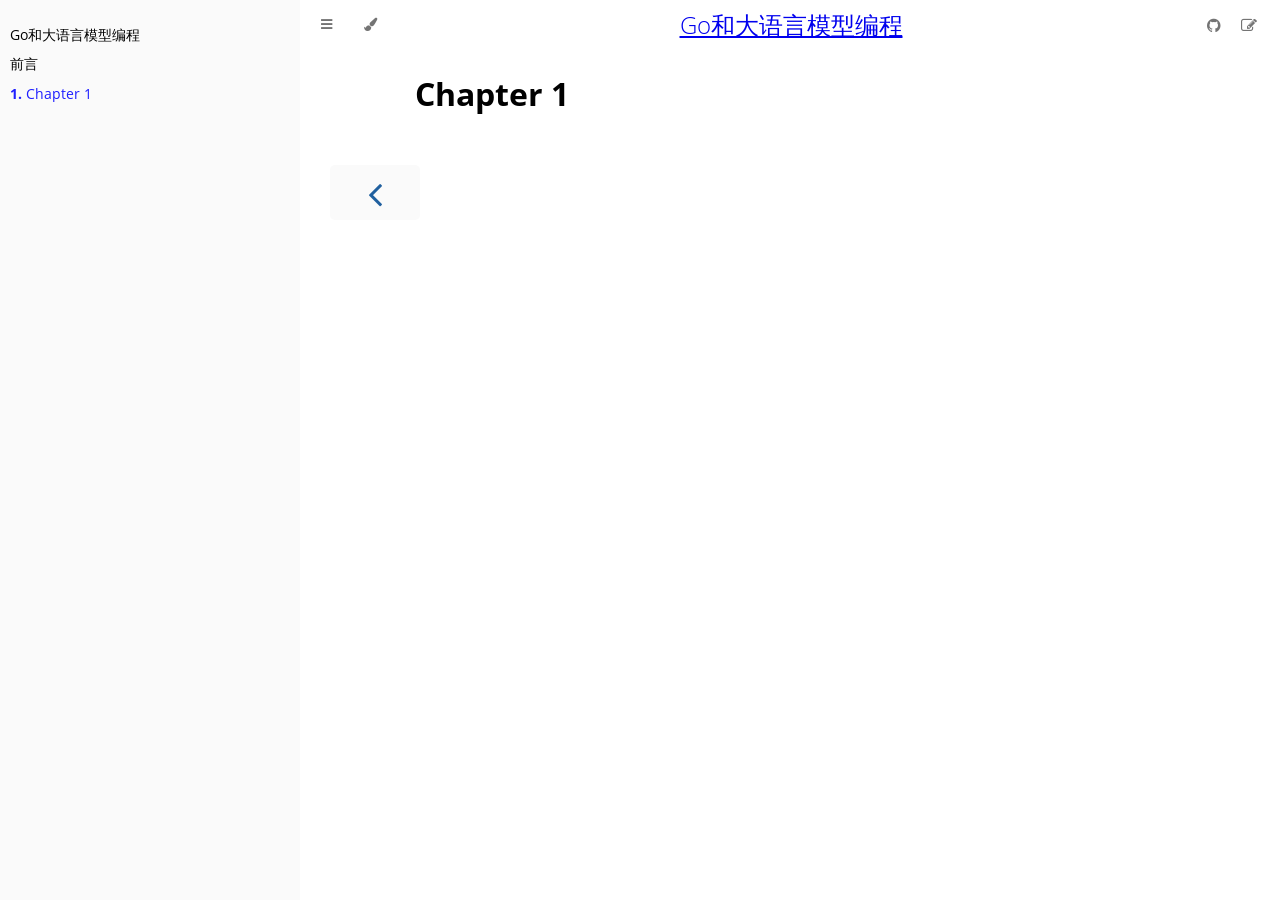
<file: src/chapter_1.html>
<!DOCTYPE HTML>
<html lang="zh" class="sidebar-visible no-js light">
    <head>
        <!-- Book generated using https://github.com/wa-lang/wabook -->
        <meta charset="UTF-8">
        <title>Chapter 1 - Go和大语言模型编程</title>
        <!-- Custom HTML head -->
        <meta content="text/html; charset=utf-8" http-equiv="Content-Type">
        <meta name="description" content="">
        <meta name="viewport" content="width=device-width, initial-scale=1">
        <meta name="theme-color" content="#ffffff" />

        <link rel="icon" href="../favicon.svg">
        <link rel="shortcut icon" href="../favicon.png">
        <link rel="stylesheet" href="../static/wabook/css/variables.css">
        <link rel="stylesheet" href="../static/wabook/css/general.css">
        <link rel="stylesheet" href="../static/wabook/css/chrome.css">
        <link rel="stylesheet" href="../static/wabook/css/print.css" media="print">
        <!-- Fonts -->
        <link rel="stylesheet" href="../static/wabook/FontAwesome/css/font-awesome.css">
        <link rel="stylesheet" href="../static/wabook/fonts/fonts.css">
        <!-- Highlight.js Stylesheets -->
        <link rel="stylesheet" href="../static/wabook/highlight.css">
        <link rel="stylesheet" href="../static/wabook/tomorrow-night.css">
        <link rel="stylesheet" href="../static/wabook/ayu-highlight.css">

        <!-- Custom theme stylesheets -->
    </head>
    <body>
        <!-- Provide site root to javascript -->
        <script type="text/javascript">
            var path_to_root = "../";
            var default_theme = window.matchMedia("(prefers-color-scheme: dark)").matches ? "navy" : "light";
        </script>

        <!-- Work around some values being stored in localStorage wrapped in quotes -->
        <script type="text/javascript">
            try {
                var theme = localStorage.getItem('wabook-theme');
                var sidebar = localStorage.getItem('wabook-sidebar');

                if (theme.startsWith('"') && theme.endsWith('"')) {
                    localStorage.setItem('wabook-theme', theme.slice(1, theme.length - 1));
                }

                if (sidebar.startsWith('"') && sidebar.endsWith('"')) {
                    localStorage.setItem('wabook-sidebar', sidebar.slice(1, sidebar.length - 1));
                }
            } catch (e) { }
        </script>

        <!-- Set the theme before any content is loaded, prevents flash -->
        <script type="text/javascript">
            var theme;
            try { theme = localStorage.getItem('wabook-theme'); } catch(e) { }
            if (theme === null || theme === undefined) { theme = default_theme; }
            var html = document.querySelector('html');
            html.classList.remove('no-js')
            html.classList.remove('light')
            html.classList.add(theme);
            html.classList.add('js');
        </script>

        <!-- Hide / unhide sidebar before it is displayed -->
        <script type="text/javascript">
            var html = document.querySelector('html');
            var sidebar = 'hidden';
            if (document.body.clientWidth >= 1080) {
                try { sidebar = localStorage.getItem('wabook-sidebar'); } catch(e) { }
                sidebar = sidebar || 'visible';
            }
            html.classList.remove('sidebar-visible');
            html.classList.add("sidebar-" + sidebar);
        </script>

        <nav id="sidebar" class="sidebar" aria-label="Table of contents">
            <div class="sidebar-scrollbox">
                <ol class="chapter">
  <li class="chapter-item expanded ">
    <a href="../index.html" >Go和大语言模型编程</a>
  </li>
  <li class="chapter-item expanded ">
    <a href="../preface.html" >前言</a>
  </li>
  <li class="chapter-item expanded ">
    <a href="../src/chapter_1.html" class="active"><strong aria-hidden="true">1.</strong> Chapter 1</a>
  </li>
</ol>

            </div>
            <div id="sidebar-resize-handle" class="sidebar-resize-handle"></div>
        </nav>

        <div id="page-wrapper" class="page-wrapper">

            <div class="page">
                <div id="menu-bar-hover-placeholder"></div>
                <div id="menu-bar" class="menu-bar sticky bordered">
                    <div class="left-buttons">
                        <button id="sidebar-toggle" class="icon-button" type="button" title="Toggle Table of Contents" aria-label="Toggle Table of Contents" aria-controls="sidebar">
                            <i class="fa fa-bars"></i>
                        </button>
                        <button id="theme-toggle" class="icon-button" type="button" title="Change theme" aria-label="Change theme" aria-haspopup="true" aria-expanded="false" aria-controls="theme-list">
                            <i class="fa fa-paint-brush"></i>
                        </button>
                        <ul id="theme-list" class="theme-popup" aria-label="Themes" role="menu">
                            <li role="none"><button role="menuitem" class="theme" id="light">Light (default)</button></li>
                            <li role="none"><button role="menuitem" class="theme" id="coal">Coal</button></li>
                            <li role="none"><button role="menuitem" class="theme" id="navy">Navy</button></li>
                            <li role="none"><button role="menuitem" class="theme" id="ayu">Ayu</button></li>
                        </ul>
                    </div>

                    <h1 class="menu-title"><a href="../index.html">Go和大语言模型编程</a></h1>

                    <div class="right-buttons">
                        <a href="https://github.com/chai2010/llmgo-book" title="Git repository" aria-label="Git repository">
                            <i id="git-repository-button" class="fa fa-github"></i>
                        </a>
                        <a href="https://github.com/chai2010/llmgo-book/edit/master/src/chapter_1.md" title="Suggest an edit" aria-label="Suggest an edit">
                            <i id="git-edit-button" class="fa fa-edit"></i>
                        </a>
                    </div>
                </div>

                <!-- Apply ARIA attributes after the sidebar and the sidebar toggle button are added to the DOM -->
                <script type="text/javascript">
                    document.getElementById('sidebar-toggle').setAttribute('aria-expanded', sidebar === 'visible');
                    document.getElementById('sidebar').setAttribute('aria-hidden', sidebar !== 'visible');
                    Array.from(document.querySelectorAll('#sidebar a')).forEach(function(link) {
                        link.setAttribute('tabIndex', sidebar === 'visible' ? 0 : -1);
                    });
                </script>

                <div id="content" class="content">
                    <!-- Page table of contents -->
                    <div class="sidetoc"><nav class="pagetoc"></nav></div>

                    <main>
                        

                        <h1>Chapter 1</h1>


                        

                        

                        
                    </main>

                    <nav class="nav-wrapper" aria-label="Page navigation">
                        <!-- Mobile navigation buttons -->
                        
                            <a rel="prev" href="../preface.html" class="mobile-nav-chapters previous" title="Previous chapter" aria-label="Previous chapter" aria-keyshortcuts="Left">
                                <i class="fa fa-angle-left"></i>
                            </a>
                        
                        
                        <div style="clear: both"></div>
                    </nav>
                </div>
            </div>

            <nav class="nav-wide-wrapper" aria-label="Page navigation">
                
                    <a rel="prev" href="../preface.html" class="nav-chapters previous" title="Previous chapter" aria-label="Previous chapter" aria-keyshortcuts="Left">
                        <i class="fa fa-angle-left"></i>
                    </a>
                
                
            </nav>

        </div>

        <script type="text/javascript">
            window.playground_copyable = true;
        </script>
        <script src="../static/wabook/mark.min.js" type="text/javascript" charset="utf-8"></script>
        <script src="../static/wabook/clipboard.min.js" type="text/javascript" charset="utf-8"></script>
        <script src="../static/wabook/highlight.js" type="text/javascript" charset="utf-8"></script>
        <script src="../static/wabook/book.js" type="text/javascript" charset="utf-8"></script>
        
        <script type="text/javascript" charset="utf-8">
            var pagePath = "src/chapter_1.md"
        </script>

        <!-- Custom JS scripts -->
        

    </body>
</html>
</file>
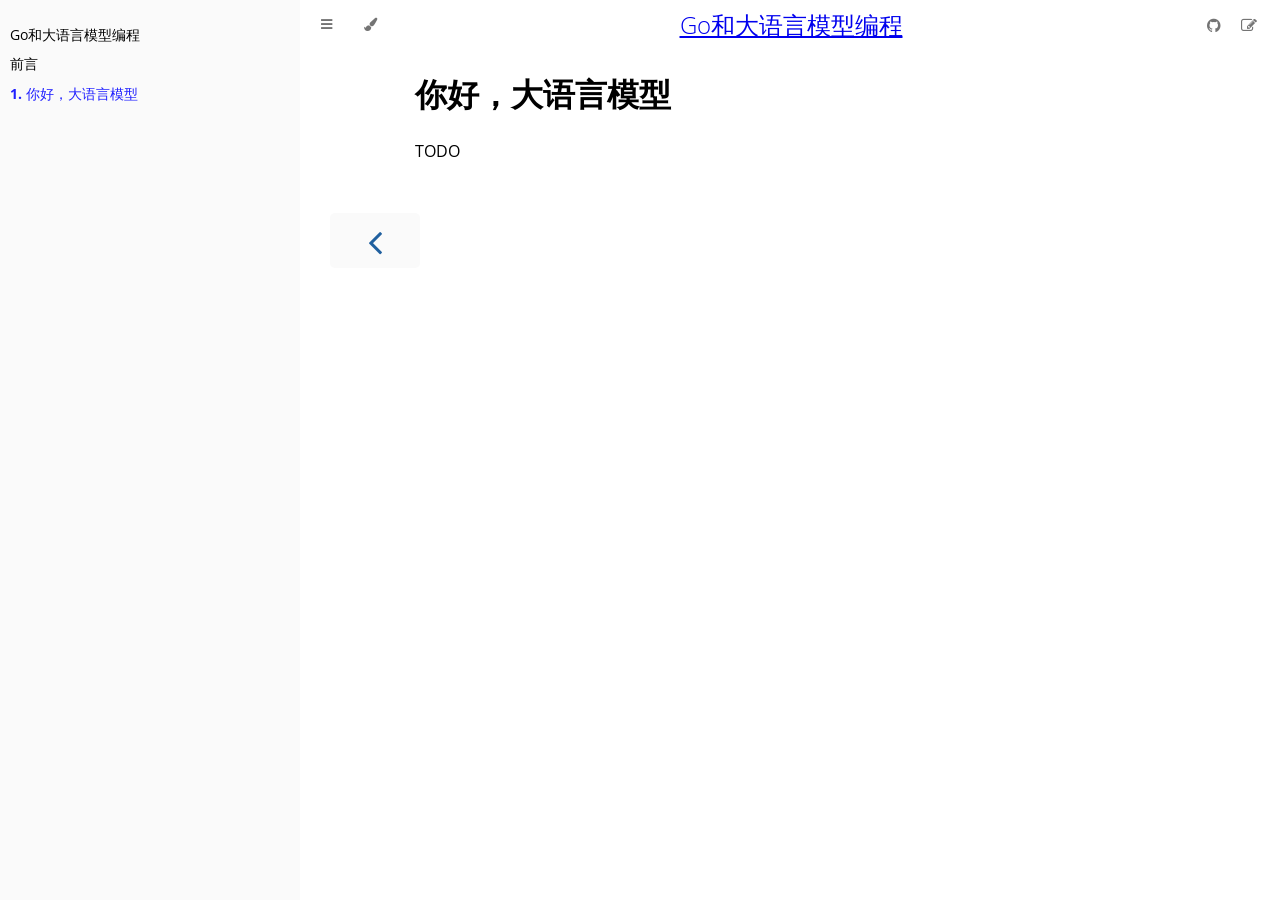
<file: src/readme.html>
<!DOCTYPE HTML>
<html lang="zh" class="sidebar-visible no-js light">
    <head>
        <!-- Book generated using https://github.com/wa-lang/wabook -->
        <meta charset="UTF-8">
        <title>你好，大语言模型 - Go和大语言模型编程</title>
        <!-- Custom HTML head -->
        <meta content="text/html; charset=utf-8" http-equiv="Content-Type">
        <meta name="description" content="">
        <meta name="viewport" content="width=device-width, initial-scale=1">
        <meta name="theme-color" content="#ffffff" />

        <link rel="icon" href="../favicon.svg">
        <link rel="shortcut icon" href="../favicon.png">
        <link rel="stylesheet" href="../static/wabook/css/variables.css">
        <link rel="stylesheet" href="../static/wabook/css/general.css">
        <link rel="stylesheet" href="../static/wabook/css/chrome.css">
        <link rel="stylesheet" href="../static/wabook/css/print.css" media="print">
        <!-- Fonts -->
        <link rel="stylesheet" href="../static/wabook/FontAwesome/css/font-awesome.css">
        <link rel="stylesheet" href="../static/wabook/fonts/fonts.css">
        <!-- Highlight.js Stylesheets -->
        <link rel="stylesheet" href="../static/wabook/highlight.css">
        <link rel="stylesheet" href="../static/wabook/tomorrow-night.css">
        <link rel="stylesheet" href="../static/wabook/ayu-highlight.css">

        <!-- Custom theme stylesheets -->
    </head>
    <body>
        <!-- Provide site root to javascript -->
        <script type="text/javascript">
            var path_to_root = "../";
            var default_theme = window.matchMedia("(prefers-color-scheme: dark)").matches ? "navy" : "light";
        </script>

        <!-- Work around some values being stored in localStorage wrapped in quotes -->
        <script type="text/javascript">
            try {
                var theme = localStorage.getItem('wabook-theme');
                var sidebar = localStorage.getItem('wabook-sidebar');

                if (theme.startsWith('"') && theme.endsWith('"')) {
                    localStorage.setItem('wabook-theme', theme.slice(1, theme.length - 1));
                }

                if (sidebar.startsWith('"') && sidebar.endsWith('"')) {
                    localStorage.setItem('wabook-sidebar', sidebar.slice(1, sidebar.length - 1));
                }
            } catch (e) { }
        </script>

        <!-- Set the theme before any content is loaded, prevents flash -->
        <script type="text/javascript">
            var theme;
            try { theme = localStorage.getItem('wabook-theme'); } catch(e) { }
            if (theme === null || theme === undefined) { theme = default_theme; }
            var html = document.querySelector('html');
            html.classList.remove('no-js')
            html.classList.remove('light')
            html.classList.add(theme);
            html.classList.add('js');
        </script>

        <!-- Hide / unhide sidebar before it is displayed -->
        <script type="text/javascript">
            var html = document.querySelector('html');
            var sidebar = 'hidden';
            if (document.body.clientWidth >= 1080) {
                try { sidebar = localStorage.getItem('wabook-sidebar'); } catch(e) { }
                sidebar = sidebar || 'visible';
            }
            html.classList.remove('sidebar-visible');
            html.classList.add("sidebar-" + sidebar);
        </script>

        <nav id="sidebar" class="sidebar" aria-label="Table of contents">
            <div class="sidebar-scrollbox">
                <ol class="chapter">
  <li class="chapter-item expanded ">
    <a href="../index.html" >Go和大语言模型编程</a>
  </li>
  <li class="chapter-item expanded ">
    <a href="../preface.html" >前言</a>
  </li>
  <li class="chapter-item expanded ">
    <a href="../src/readme.html" class="active"><strong aria-hidden="true">1.</strong> 你好，大语言模型</a>
  </li>
</ol>

            </div>
            <div id="sidebar-resize-handle" class="sidebar-resize-handle"></div>
        </nav>

        <div id="page-wrapper" class="page-wrapper">

            <div class="page">
                <div id="menu-bar-hover-placeholder"></div>
                <div id="menu-bar" class="menu-bar sticky bordered">
                    <div class="left-buttons">
                        <button id="sidebar-toggle" class="icon-button" type="button" title="Toggle Table of Contents" aria-label="Toggle Table of Contents" aria-controls="sidebar">
                            <i class="fa fa-bars"></i>
                        </button>
                        <button id="theme-toggle" class="icon-button" type="button" title="Change theme" aria-label="Change theme" aria-haspopup="true" aria-expanded="false" aria-controls="theme-list">
                            <i class="fa fa-paint-brush"></i>
                        </button>
                        <ul id="theme-list" class="theme-popup" aria-label="Themes" role="menu">
                            <li role="none"><button role="menuitem" class="theme" id="light">Light (default)</button></li>
                            <li role="none"><button role="menuitem" class="theme" id="coal">Coal</button></li>
                            <li role="none"><button role="menuitem" class="theme" id="navy">Navy</button></li>
                            <li role="none"><button role="menuitem" class="theme" id="ayu">Ayu</button></li>
                        </ul>
                    </div>

                    <h1 class="menu-title"><a href="../index.html">Go和大语言模型编程</a></h1>

                    <div class="right-buttons">
                        <a href="https://github.com/chai2010/llmgo-book" title="Git repository" aria-label="Git repository">
                            <i id="git-repository-button" class="fa fa-github"></i>
                        </a>
                        <a href="https://github.com/chai2010/llmgo-book/edit/master/src/readme.md" title="Suggest an edit" aria-label="Suggest an edit">
                            <i id="git-edit-button" class="fa fa-edit"></i>
                        </a>
                    </div>
                </div>

                <!-- Apply ARIA attributes after the sidebar and the sidebar toggle button are added to the DOM -->
                <script type="text/javascript">
                    document.getElementById('sidebar-toggle').setAttribute('aria-expanded', sidebar === 'visible');
                    document.getElementById('sidebar').setAttribute('aria-hidden', sidebar !== 'visible');
                    Array.from(document.querySelectorAll('#sidebar a')).forEach(function(link) {
                        link.setAttribute('tabIndex', sidebar === 'visible' ? 0 : -1);
                    });
                </script>

                <div id="content" class="content">
                    <!-- Page table of contents -->
                    <div class="sidetoc"><nav class="pagetoc"></nav></div>

                    <main>
                        

                        <h1>你好，大语言模型</h1>
<p>TODO</p>


                        

                        

                        
                    </main>

                    <nav class="nav-wrapper" aria-label="Page navigation">
                        <!-- Mobile navigation buttons -->
                        
                            <a rel="prev" href="../preface.html" class="mobile-nav-chapters previous" title="Previous chapter" aria-label="Previous chapter" aria-keyshortcuts="Left">
                                <i class="fa fa-angle-left"></i>
                            </a>
                        
                        
                        <div style="clear: both"></div>
                    </nav>
                </div>
            </div>

            <nav class="nav-wide-wrapper" aria-label="Page navigation">
                
                    <a rel="prev" href="../preface.html" class="nav-chapters previous" title="Previous chapter" aria-label="Previous chapter" aria-keyshortcuts="Left">
                        <i class="fa fa-angle-left"></i>
                    </a>
                
                
            </nav>

        </div>

        <script type="text/javascript">
            window.playground_copyable = true;
        </script>
        <script src="../static/wabook/mark.min.js" type="text/javascript" charset="utf-8"></script>
        <script src="../static/wabook/clipboard.min.js" type="text/javascript" charset="utf-8"></script>
        <script src="../static/wabook/highlight.js" type="text/javascript" charset="utf-8"></script>
        <script src="../static/wabook/book.js" type="text/javascript" charset="utf-8"></script>
        
        <script type="text/javascript" charset="utf-8">
            var pagePath = "src/readme.md"
        </script>

        <!-- Custom JS scripts -->
        

    </body>
</html>
</file>
<file: static/wabook/css/variables.css>
/* Globals */

:root {
    --sidebar-width: 300px;
    --page-padding: 15px;
    --content-max-width: 750px;
    --menu-bar-height: 50px;
}

/* Themes */

.ayu {
    --bg: hsl(210, 25%, 8%);
    --fg: #c5c5c5;

    --sidebar-bg: #14191f;
    --sidebar-fg: #c8c9db;
    --sidebar-non-existant: #5c6773;
    --sidebar-active: #ffb454;
    --sidebar-spacer: #2d334f;

    --scrollbar: var(--sidebar-fg);

    --icons: #737480;
    --icons-hover: #b7b9cc;

    --links: #0096cf;

    --inline-code-color: #ffb454;

    --theme-popup-bg: #14191f;
    --theme-popup-border: #5c6773;
    --theme-hover: #191f26;

    --quote-bg: hsl(226, 15%, 17%);
    --quote-border: hsl(226, 15%, 22%);

    --table-border-color: hsl(210, 25%, 13%);
    --table-header-bg: hsl(210, 25%, 28%);
    --table-alternate-bg: hsl(210, 25%, 11%);

    --searchbar-border-color: #848484;
    --searchbar-bg: #424242;
    --searchbar-fg: #fff;
    --searchbar-shadow-color: #d4c89f;
    --searchresults-header-fg: #666;
    --searchresults-border-color: #888;
    --searchresults-li-bg: #252932;
    --search-mark-bg: #e3b171;
}

.coal {
    --bg: hsl(200, 7%, 8%);
    --fg: #98a3ad;

    --sidebar-bg: #292c2f;
    --sidebar-fg: #a1adb8;
    --sidebar-non-existant: #505254;
    --sidebar-active: #3473ad;
    --sidebar-spacer: #393939;

    --scrollbar: var(--sidebar-fg);

    --icons: #43484d;
    --icons-hover: #b3c0cc;

    --links: #2b79a2;

    --inline-code-color: #c5c8c6;

    --theme-popup-bg: #141617;
    --theme-popup-border: #43484d;
    --theme-hover: #1f2124;

    --quote-bg: hsl(234, 21%, 18%);
    --quote-border: hsl(234, 21%, 23%);

    --table-border-color: hsl(200, 7%, 13%);
    --table-header-bg: hsl(200, 7%, 28%);
    --table-alternate-bg: hsl(200, 7%, 11%);

    --searchbar-border-color: #aaa;
    --searchbar-bg: #b7b7b7;
    --searchbar-fg: #000;
    --searchbar-shadow-color: #aaa;
    --searchresults-header-fg: #666;
    --searchresults-border-color: #98a3ad;
    --searchresults-li-bg: #2b2b2f;
    --search-mark-bg: #355c7d;
}

.light {
    --bg: hsl(0, 0%, 100%);
    --fg: hsl(0, 0%, 0%);

    --sidebar-bg: #fafafa;
    --sidebar-fg: hsl(0, 0%, 0%);
    --sidebar-non-existant: #aaaaaa;
    --sidebar-active: #1f1fff;
    --sidebar-spacer: #f4f4f4;

    --scrollbar: #8F8F8F;

    --icons: #747474;
    --icons-hover: #000000;

    --links: #20609f;

    --inline-code-color: #301900;

    --theme-popup-bg: #fafafa;
    --theme-popup-border: #cccccc;
    --theme-hover: #e6e6e6;

    --quote-bg: hsl(197, 37%, 96%);
    --quote-border: hsl(197, 37%, 91%);

    --table-border-color: hsl(0, 0%, 95%);
    --table-header-bg: hsl(0, 0%, 80%);
    --table-alternate-bg: hsl(0, 0%, 97%);

    --searchbar-border-color: #aaa;
    --searchbar-bg: #fafafa;
    --searchbar-fg: #000;
    --searchbar-shadow-color: #aaa;
    --searchresults-header-fg: #666;
    --searchresults-border-color: #888;
    --searchresults-li-bg: #e4f2fe;
    --search-mark-bg: #a2cff5;
}

.navy {
    --bg: hsl(226, 23%, 11%);
    --fg: #bcbdd0;

    --sidebar-bg: #282d3f;
    --sidebar-fg: #c8c9db;
    --sidebar-non-existant: #505274;
    --sidebar-active: #2b79a2;
    --sidebar-spacer: #2d334f;

    --scrollbar: var(--sidebar-fg);

    --icons: #737480;
    --icons-hover: #b7b9cc;

    --links: #2b79a2;

    --inline-code-color: #c5c8c6;

    --theme-popup-bg: #161923;
    --theme-popup-border: #737480;
    --theme-hover: #282e40;

    --quote-bg: hsl(226, 15%, 17%);
    --quote-border: hsl(226, 15%, 22%);

    --table-border-color: hsl(226, 23%, 16%);
    --table-header-bg: hsl(226, 23%, 31%);
    --table-alternate-bg: hsl(226, 23%, 14%);

    --searchbar-border-color: #aaa;
    --searchbar-bg: #aeaec6;
    --searchbar-fg: #000;
    --searchbar-shadow-color: #aaa;
    --searchresults-header-fg: #5f5f71;
    --searchresults-border-color: #5c5c68;
    --searchresults-li-bg: #242430;
    --search-mark-bg: #a2cff5;
}

.rust {
    --bg: hsl(60, 9%, 87%);
    --fg: #262625;

    --sidebar-bg: #3b2e2a;
    --sidebar-fg: #c8c9db;
    --sidebar-non-existant: #505254;
    --sidebar-active: #e69f67;
    --sidebar-spacer: #45373a;

    --scrollbar: var(--sidebar-fg);

    --icons: #737480;
    --icons-hover: #262625;

    --links: #2b79a2;

    --inline-code-color: #6e6b5e;

    --theme-popup-bg: #e1e1db;
    --theme-popup-border: #b38f6b;
    --theme-hover: #99908a;

    --quote-bg: hsl(60, 5%, 75%);
    --quote-border: hsl(60, 5%, 70%);

    --table-border-color: hsl(60, 9%, 82%);
    --table-header-bg: #b3a497;
    --table-alternate-bg: hsl(60, 9%, 84%);

    --searchbar-border-color: #aaa;
    --searchbar-bg: #fafafa;
    --searchbar-fg: #000;
    --searchbar-shadow-color: #aaa;
    --searchresults-header-fg: #666;
    --searchresults-border-color: #888;
    --searchresults-li-bg: #dec2a2;
    --search-mark-bg: #e69f67;
}

@media (prefers-color-scheme: dark) {
    .light.no-js {
        --bg: hsl(200, 7%, 8%);
        --fg: #98a3ad;

        --sidebar-bg: #292c2f;
        --sidebar-fg: #a1adb8;
        --sidebar-non-existant: #505254;
        --sidebar-active: #3473ad;
        --sidebar-spacer: #393939;

        --scrollbar: var(--sidebar-fg);

        --icons: #43484d;
        --icons-hover: #b3c0cc;

        --links: #2b79a2;

        --inline-code-color: #c5c8c6;

        --theme-popup-bg: #141617;
        --theme-popup-border: #43484d;
        --theme-hover: #1f2124;

        --quote-bg: hsl(234, 21%, 18%);
        --quote-border: hsl(234, 21%, 23%);

        --table-border-color: hsl(200, 7%, 13%);
        --table-header-bg: hsl(200, 7%, 28%);
        --table-alternate-bg: hsl(200, 7%, 11%);

        --searchbar-border-color: #aaa;
        --searchbar-bg: #b7b7b7;
        --searchbar-fg: #000;
        --searchbar-shadow-color: #aaa;
        --searchresults-header-fg: #666;
        --searchresults-border-color: #98a3ad;
        --searchresults-li-bg: #2b2b2f;
        --search-mark-bg: #355c7d;
    }
}
</file>
<file: static/wabook/css/general.css>
/* Base styles and content styles */

@import 'variables.css';

:root {
    /* Browser default font-size is 16px, this way 1 rem = 10px */
    font-size: 62.5%;
}

html {
    font-family: "Open Sans", sans-serif;
    color: var(--fg);
    background-color: var(--bg);
    text-size-adjust: none;
    -webkit-text-size-adjust: none;
}

body {
    margin: 0;
    font-size: 1.6rem;
    overflow-x: hidden;
}

code {
    font-family: "Source Code Pro", Consolas, "Ubuntu Mono", Menlo, "DejaVu Sans Mono", monospace, monospace !important;
    font-size: 0.875em; /* please adjust the ace font size accordingly in editor.js */
}

/* Don't change font size in headers. */
h1 code, h2 code, h3 code, h4 code, h5 code, h6 code {
    font-size: unset;
}

.left { float: left; }
.right { float: right; }
.boring { opacity: 0.6; }
.hide-boring .boring { display: none; }
.hidden { display: none !important; }

h2, h3 { margin-top: 2.5em; }
h4, h5 { margin-top: 2em; }

.header + .header h3,
.header + .header h4,
.header + .header h5 {
    margin-top: 1em;
}

h1:target::before,
h2:target::before,
h3:target::before,
h4:target::before,
h5:target::before,
h6:target::before {
    display: inline-block;
    content: "»";
    margin-left: -30px;
    width: 30px;
}

/* This is broken on Safari as of version 14, but is fixed
   in Safari Technology Preview 117 which I think will be Safari 14.2.
   https://bugs.webkit.org/show_bug.cgi?id=218076
*/
:target {
    scroll-margin-top: calc(var(--menu-bar-height) + 0.5em);
}

.page {
    outline: 0;
    padding: 0 var(--page-padding);
    margin-top: calc(0px - var(--menu-bar-height)); /* Compensate for the #menu-bar-hover-placeholder */
}
.page-wrapper {
    box-sizing: border-box;
}
.js:not(.sidebar-resizing) .page-wrapper {
    transition: margin-left 0.3s ease, transform 0.3s ease; /* Animation: slide away */
}

.content {
    overflow-y: auto;
    padding: 0 15px;
    padding-bottom: 50px;
}
.content main {
    margin-left: auto;
    margin-right: auto;
    max-width: var(--content-max-width);
}
.content p { line-height: 1.45em; }
.content ol { line-height: 1.45em; }
.content ul { line-height: 1.45em; }
.content a { text-decoration: none; }
.content a:hover { text-decoration: underline; }
.content img, .content video { max-width: 100%; }
.content .header:link,
.content .header:visited {
    color: var(--fg);
}
.content .header:link,
.content .header:visited:hover {
    text-decoration: none;
}

table {
    margin: 0 auto;
    border-collapse: collapse;
}
table td {
    padding: 3px 20px;
    border: 1px var(--table-border-color) solid;
}
table thead {
    background: var(--table-header-bg);
}
table thead td {
    font-weight: 700;
    border: none;
}
table thead th {
    padding: 3px 20px;
}
table thead tr {
    border: 1px var(--table-header-bg) solid;
}
/* Alternate background colors for rows */
table tbody tr:nth-child(2n) {
    background: var(--table-alternate-bg);
}


blockquote {
    margin: 20px 0;
    padding: 0 20px;
    color: var(--fg);
    background-color: var(--quote-bg);
    border-top: .1em solid var(--quote-border);
    border-bottom: .1em solid var(--quote-border);
}


:not(.footnote-definition) + .footnote-definition,
.footnote-definition + :not(.footnote-definition) {
    margin-top: 2em;
}
.footnote-definition {
    font-size: 0.9em;
    margin: 0.5em 0;
}
.footnote-definition p {
    display: inline;
}

.tooltiptext {
    position: absolute;
    visibility: hidden;
    color: #fff;
    background-color: #333;
    transform: translateX(-50%); /* Center by moving tooltip 50% of its width left */
    left: -8px; /* Half of the width of the icon */
    top: -35px;
    font-size: 0.8em;
    text-align: center;
    border-radius: 6px;
    padding: 5px 8px;
    margin: 5px;
    z-index: 1000;
}
.tooltipped .tooltiptext {
    visibility: visible;
}

.chapter li.part-title {
    color: var(--sidebar-fg);
    margin: 5px 0px;
    font-weight: bold;
}

.result-no-output {
    font-style: italic;
}
</file>
<file: static/wabook/css/chrome.css>
/* CSS for UI elements (a.k.a. chrome) */

@import 'variables.css';

::-webkit-scrollbar {
    background: var(--bg);
}
::-webkit-scrollbar-thumb {
    background: var(--scrollbar);
}
html {
    scrollbar-color: var(--scrollbar) var(--bg);
}
#searchresults a,
.content a:link,
a:visited,
a > .hljs {
    color: var(--links);
}

/* Menu Bar */

#menu-bar,
#menu-bar-hover-placeholder {
    z-index: 101;
    margin: auto calc(0px - var(--page-padding));
}
#menu-bar {
    position: relative;
    display: flex;
    flex-wrap: wrap;
    background-color: var(--bg);
    border-bottom-color: var(--bg);
    border-bottom-width: 1px;
    border-bottom-style: solid;
}
#menu-bar.sticky,
.js #menu-bar-hover-placeholder:hover + #menu-bar,
.js #menu-bar:hover,
.js.sidebar-visible #menu-bar {
    position: -webkit-sticky;
    position: sticky;
    top: 0 !important;
}
#menu-bar-hover-placeholder {
    position: sticky;
    position: -webkit-sticky;
    top: 0;
    height: var(--menu-bar-height);
}
#menu-bar.bordered {
    border-bottom-color: var(--table-border-color);
}
#menu-bar i, #menu-bar .icon-button {
    position: relative;
    padding: 0 8px;
    z-index: 10;
    line-height: var(--menu-bar-height);
    cursor: pointer;
    transition: color 0.5s;
}
@media only screen and (max-width: 420px) {
    #menu-bar i, #menu-bar .icon-button {
        padding: 0 5px;
    }
}

.icon-button {
    border: none;
    background: none;
    padding: 0;
    color: inherit;
}
.icon-button i {
    margin: 0;
}

.right-buttons {
    margin: 0 15px;
}
.right-buttons a {
    text-decoration: none;
}

.left-buttons {
    display: flex;
    margin: 0 5px;
}
.no-js .left-buttons {
    display: none;
}

.menu-title {
    display: inline-block;
    font-weight: 200;
    font-size: 2.4rem;
    line-height: var(--menu-bar-height);
    text-align: center;
    margin: 0;
    flex: 1;
    white-space: nowrap;
    overflow: hidden;
    text-overflow: ellipsis;
}
.js .menu-title {
    cursor: pointer;
}

.menu-bar,
.menu-bar:visited,
.nav-chapters,
.nav-chapters:visited,
.mobile-nav-chapters,
.mobile-nav-chapters:visited,
.menu-bar .icon-button,
.menu-bar a i {
    color: var(--icons);
}

.menu-bar i:hover,
.menu-bar .icon-button:hover,
.nav-chapters:hover,
.mobile-nav-chapters i:hover {
    color: var(--icons-hover);
}

/* Nav Icons */

.nav-chapters {
    font-size: 2.5em;
    text-align: center;
    text-decoration: none;

    position: fixed;
    top: 0;
    bottom: 0;
    margin: 0;
    max-width: 150px;
    min-width: 90px;

    display: flex;
    justify-content: center;
    align-content: center;
    flex-direction: column;

    transition: color 0.5s, background-color 0.5s;
}

.nav-chapters:hover {
    text-decoration: none;
    background-color: var(--theme-hover);
    transition: background-color 0.15s, color 0.15s;
}

.nav-wrapper {
    margin-top: 50px;
    display: none;
}

.mobile-nav-chapters {
    font-size: 2.5em;
    text-align: center;
    text-decoration: none;
    width: 90px;
    border-radius: 5px;
    background-color: var(--sidebar-bg);
}

.previous {
    float: left;
}

.next {
    float: right;
    right: var(--page-padding);
}

@media only screen and (max-width: 1080px) {
    .nav-wide-wrapper { display: none; }
    .nav-wrapper { display: block; }
}

@media only screen and (max-width: 1380px) {
    .sidebar-visible .nav-wide-wrapper { display: none; }
    .sidebar-visible .nav-wrapper { display: block; }
}

/* Inline code */

:not(pre) > .hljs {
    display: inline;
    padding: 0.1em 0.3em;
    border-radius: 3px;
}

:not(pre):not(a) > .hljs {
    color: var(--inline-code-color);
    overflow-x: initial;
}

a:hover > .hljs {
    text-decoration: underline;
}

pre {
    position: relative;
}
pre > .buttons {
    position: absolute;
    z-index: 100;
    right: 5px;
    top: 5px;

    color: var(--sidebar-fg);
    cursor: pointer;
}
pre > .buttons :hover {
    color: var(--sidebar-active);
}
pre > .buttons i {
    margin-left: 8px;
}
pre > .buttons button {
    color: inherit;
    background: transparent;
    border: none;
    cursor: inherit;
}
pre > .result {
    margin-top: 10px;
}

/* Search */

#searchresults a {
    text-decoration: none;
}

mark {
    border-radius: 2px;
    padding: 0 3px 1px 3px;
    margin: 0 -3px -1px -3px;
    background-color: var(--search-mark-bg);
    transition: background-color 300ms linear;
    cursor: pointer;
}

mark.fade-out {
    background-color: rgba(0,0,0,0) !important;
    cursor: auto;
}

.searchbar-outer {
    margin-left: auto;
    margin-right: auto;
    max-width: var(--content-max-width);
}

#searchbar {
    width: 100%;
    margin: 5px auto 0px auto;
    padding: 10px 16px;
    transition: box-shadow 300ms ease-in-out;
    border: 1px solid var(--searchbar-border-color);
    border-radius: 3px;
    background-color: var(--searchbar-bg);
    color: var(--searchbar-fg);
}
#searchbar:focus,
#searchbar.active {
    box-shadow: 0 0 3px var(--searchbar-shadow-color);
}

.searchresults-header {
    font-weight: bold;
    font-size: 1em;
    padding: 18px 0 0 5px;
    color: var(--searchresults-header-fg);
}

.searchresults-outer {
    margin-left: auto;
    margin-right: auto;
    max-width: var(--content-max-width);
    border-bottom: 1px dashed var(--searchresults-border-color);
}

ul#searchresults {
    list-style: none;
    padding-left: 20px;
}
ul#searchresults li {
    margin: 10px 0px;
    padding: 2px;
    border-radius: 2px;
}
ul#searchresults li.focus {
    background-color: var(--searchresults-li-bg);
}
ul#searchresults span.teaser {
    display: block;
    clear: both;
    margin: 5px 0 0 20px;
    font-size: 0.8em;
}
ul#searchresults span.teaser em {
    font-weight: bold;
    font-style: normal;
}

/* Sidebar */

.sidebar {
    position: fixed;
    left: 0;
    top: 0;
    bottom: 0;
    width: var(--sidebar-width);
    font-size: 0.875em;
    box-sizing: border-box;
    -webkit-overflow-scrolling: touch;
    overscroll-behavior-y: contain;
    background-color: var(--sidebar-bg);
    color: var(--sidebar-fg);
}
.sidebar-resizing {
    -moz-user-select: none;
    -webkit-user-select: none;
    -ms-user-select: none;
    user-select: none;
}
.js:not(.sidebar-resizing) .sidebar {
    transition: transform 0.3s; /* Animation: slide away */
}
.sidebar code {
    line-height: 2em;
}
.sidebar .sidebar-scrollbox {
    overflow-y: auto;
    position: absolute;
    top: 0;
    bottom: 0;
    left: 0;
    right: 0;
    padding: 10px 10px;
}
.sidebar .sidebar-resize-handle {
    position: absolute;
    cursor: col-resize;
    width: 0;
    right: 0;
    top: 0;
    bottom: 0;
}
.js .sidebar .sidebar-resize-handle {
    cursor: col-resize;
    width: 5px;
}
.sidebar-hidden .sidebar {
    transform: translateX(calc(0px - var(--sidebar-width)));
}
.sidebar::-webkit-scrollbar {
    background: var(--sidebar-bg);
}
.sidebar::-webkit-scrollbar-thumb {
    background: var(--scrollbar);
}

.sidebar-visible .page-wrapper {
    transform: translateX(var(--sidebar-width));
}
@media only screen and (min-width: 620px) {
    .sidebar-visible .page-wrapper {
        transform: none;
        margin-left: var(--sidebar-width);
    }
}

.chapter {
    list-style: none outside none;
    padding-left: 0;
    line-height: 2.2em;
}

.chapter ol {
    width: 100%;
}

.chapter li {
    display: flex;
    color: var(--sidebar-non-existant);
}
.chapter li a {
    display: block;
    padding: 0;
    text-decoration: none;
    color: var(--sidebar-fg);
}

.chapter li a:hover {
    color: var(--sidebar-active);
}

.chapter li a.active {
    color: var(--sidebar-active);
}

.chapter li > a.toggle {
    cursor: pointer;
    display: block;
    margin-left: auto;
    padding: 0 10px;
    user-select: none;
    opacity: 0.68;
}

.chapter li > a.toggle div {
    transition: transform 0.5s;
}

/* collapse the section */
.chapter li:not(.expanded) + li > ol {
    display: none;
}

.chapter li.chapter-item {
    line-height: 1.5em;
    margin-top: 0.6em;
}

.chapter li.expanded > a.toggle div {
    transform: rotate(90deg);
}

.spacer {
    width: 100%;
    height: 3px;
    margin: 5px 0px;
}
.chapter .spacer {
    background-color: var(--sidebar-spacer);
}

@media (-moz-touch-enabled: 1), (pointer: coarse) {
    .chapter li a { padding: 5px 0; }
    .spacer { margin: 10px 0; }
}

.section {
    list-style: none outside none;
    padding-left: 20px;
    line-height: 1.9em;
}

/* Theme Menu Popup */

.theme-popup {
    position: absolute;
    left: 10px;
    top: var(--menu-bar-height);
    z-index: 1000;
    border-radius: 4px;
    font-size: 0.7em;
    color: var(--fg);
    background: var(--theme-popup-bg);
    border: 1px solid var(--theme-popup-border);
    margin: 0;
    padding: 0;
    list-style: none;
    display: none;
}
.theme-popup .default {
    color: var(--icons);
}
.theme-popup .theme {
    width: 100%;
    border: 0;
    margin: 0;
    padding: 2px 10px;
    line-height: 25px;
    white-space: nowrap;
    text-align: left;
    cursor: pointer;
    color: inherit;
    background: inherit;
    font-size: inherit;
}
.theme-popup .theme:hover {
    background-color: var(--theme-hover);
}
.theme-popup .theme:hover:first-child,
.theme-popup .theme:hover:last-child {
    border-top-left-radius: inherit;
    border-top-right-radius: inherit;
}
</file>
<file: static/wabook/css/print.css>
#sidebar,
#menu-bar,
.nav-chapters,
.mobile-nav-chapters {
    display: none;
}

#page-wrapper.page-wrapper {
    transform: none;
    margin-left: 0px;
    overflow-y: initial;
}

#content {
    max-width: none;
    margin: 0;
    padding: 0;
}

.page {
    overflow-y: initial;
}

code {
    background-color: #666666;
    border-radius: 5px;

    /* Force background to be printed in Chrome */
    -webkit-print-color-adjust: exact;
}

pre > .buttons {
    z-index: 2;
}

a, a:visited, a:active, a:hover {
    color: #4183c4;
    text-decoration: none;
}

h1, h2, h3, h4, h5, h6 {
    page-break-inside: avoid;
    page-break-after: avoid;
}

pre, code {
    page-break-inside: avoid;
    white-space: pre-wrap;
}

.fa {
    display: none !important;
}
</file>
<file: static/wabook/fonts/fonts.css>
/* Open Sans is licensed under the Apache License, Version 2.0. See http://www.apache.org/licenses/LICENSE-2.0 */
/* Source Code Pro is under the Open Font License. See https://scripts.sil.org/cms/scripts/page.php?site_id=nrsi&id=OFL */

/* open-sans-300 - latin_vietnamese_latin-ext_greek-ext_greek_cyrillic-ext_cyrillic */
@font-face {
  font-family: 'Open Sans';
  font-style: normal;
  font-weight: 300;
  src: local('Open Sans Light'), local('OpenSans-Light'),
       url('open-sans-v17-all-charsets-300.woff2') format('woff2');
}

/* open-sans-300italic - latin_vietnamese_latin-ext_greek-ext_greek_cyrillic-ext_cyrillic */
@font-face {
  font-family: 'Open Sans';
  font-style: italic;
  font-weight: 300;
  src: local('Open Sans Light Italic'), local('OpenSans-LightItalic'),
       url('open-sans-v17-all-charsets-300italic.woff2') format('woff2');
}

/* open-sans-regular - latin_vietnamese_latin-ext_greek-ext_greek_cyrillic-ext_cyrillic */
@font-face {
  font-family: 'Open Sans';
  font-style: normal;
  font-weight: 400;
  src: local('Open Sans Regular'), local('OpenSans-Regular'),
       url('open-sans-v17-all-charsets-regular.woff2') format('woff2');
}

/* open-sans-italic - latin_vietnamese_latin-ext_greek-ext_greek_cyrillic-ext_cyrillic */
@font-face {
  font-family: 'Open Sans';
  font-style: italic;
  font-weight: 400;
  src: local('Open Sans Italic'), local('OpenSans-Italic'),
       url('open-sans-v17-all-charsets-italic.woff2') format('woff2');
}

/* open-sans-600 - latin_vietnamese_latin-ext_greek-ext_greek_cyrillic-ext_cyrillic */
@font-face {
  font-family: 'Open Sans';
  font-style: normal;
  font-weight: 600;
  src: local('Open Sans SemiBold'), local('OpenSans-SemiBold'),
       url('open-sans-v17-all-charsets-600.woff2') format('woff2');
}

/* open-sans-600italic - latin_vietnamese_latin-ext_greek-ext_greek_cyrillic-ext_cyrillic */
@font-face {
  font-family: 'Open Sans';
  font-style: italic;
  font-weight: 600;
  src: local('Open Sans SemiBold Italic'), local('OpenSans-SemiBoldItalic'),
       url('open-sans-v17-all-charsets-600italic.woff2') format('woff2');
}

/* open-sans-700 - latin_vietnamese_latin-ext_greek-ext_greek_cyrillic-ext_cyrillic */
@font-face {
  font-family: 'Open Sans';
  font-style: normal;
  font-weight: 700;
  src: local('Open Sans Bold'), local('OpenSans-Bold'),
       url('open-sans-v17-all-charsets-700.woff2') format('woff2');
}

/* open-sans-700italic - latin_vietnamese_latin-ext_greek-ext_greek_cyrillic-ext_cyrillic */
@font-face {
  font-family: 'Open Sans';
  font-style: italic;
  font-weight: 700;
  src: local('Open Sans Bold Italic'), local('OpenSans-BoldItalic'),
       url('open-sans-v17-all-charsets-700italic.woff2') format('woff2');
}

/* open-sans-800 - latin_vietnamese_latin-ext_greek-ext_greek_cyrillic-ext_cyrillic */
@font-face {
  font-family: 'Open Sans';
  font-style: normal;
  font-weight: 800;
  src: local('Open Sans ExtraBold'), local('OpenSans-ExtraBold'),
       url('open-sans-v17-all-charsets-800.woff2') format('woff2');
}

/* open-sans-800italic - latin_vietnamese_latin-ext_greek-ext_greek_cyrillic-ext_cyrillic */
@font-face {
  font-family: 'Open Sans';
  font-style: italic;
  font-weight: 800;
  src: local('Open Sans ExtraBold Italic'), local('OpenSans-ExtraBoldItalic'),
       url('open-sans-v17-all-charsets-800italic.woff2') format('woff2');
}

/* source-code-pro-500 - latin_vietnamese_latin-ext_greek_cyrillic-ext_cyrillic */
@font-face {
  font-family: 'Source Code Pro';
  font-style: normal;
  font-weight: 500;
  src: url('source-code-pro-v11-all-charsets-500.woff2') format('woff2');
}
</file>
<file: static/wabook/highlight.css>
/*
 * An increased contrast highlighting scheme loosely based on the
 * "Base16 Atelier Dune Light" theme by Bram de Haan
 * (http://atelierbram.github.io/syntax-highlighting/atelier-schemes/dune)
 * Original Base16 color scheme by Chris Kempson
 * (https://github.com/chriskempson/base16)
 */

/* Comment */
.hljs-comment,
.hljs-quote {
  color: #575757;
}

/* Red */
.hljs-variable,
.hljs-template-variable,
.hljs-attribute,
.hljs-tag,
.hljs-name,
.hljs-regexp,
.hljs-link,
.hljs-name,
.hljs-selector-id,
.hljs-selector-class {
  color: #d70025;
}

/* Orange */
.hljs-number,
.hljs-meta,
.hljs-built_in,
.hljs-builtin-name,
.hljs-literal,
.hljs-type,
.hljs-params {
  color: #b21e00;
}

/* Green */
.hljs-string,
.hljs-symbol,
.hljs-bullet {
  color: #008200;
}

/* Blue */
.hljs-title,
.hljs-section {
  color: #0030f2;
}

/* Purple */
.hljs-keyword,
.hljs-selector-tag {
  color: #9d00ec;
}

.hljs {
  display: block;
  overflow-x: auto;
  background: #f6f7f6;
  color: #000;
  padding: 0.5em;
}

.hljs-emphasis {
  font-style: italic;
}

.hljs-strong {
  font-weight: bold;
}

.hljs-addition {
  color: #22863a;
  background-color: #f0fff4;
}

.hljs-deletion {
  color: #b31d28;
  background-color: #ffeef0;
}
</file>
<file: static/wabook/tomorrow-night.css>
/* Tomorrow Night Theme */
/* http://jmblog.github.com/color-themes-for-google-code-highlightjs */
/* Original theme - https://github.com/chriskempson/tomorrow-theme */
/* http://jmblog.github.com/color-themes-for-google-code-highlightjs */

/* Tomorrow Comment */
.hljs-comment {
  color: #969896;
}

/* Tomorrow Red */
.hljs-variable,
.hljs-attribute,
.hljs-tag,
.hljs-regexp,
.ruby .hljs-constant,
.xml .hljs-tag .hljs-title,
.xml .hljs-pi,
.xml .hljs-doctype,
.html .hljs-doctype,
.css .hljs-id,
.css .hljs-class,
.css .hljs-pseudo {
  color: #cc6666;
}

/* Tomorrow Orange */
.hljs-number,
.hljs-preprocessor,
.hljs-pragma,
.hljs-built_in,
.hljs-literal,
.hljs-params,
.hljs-constant {
  color: #de935f;
}

/* Tomorrow Yellow */
.ruby .hljs-class .hljs-title,
.css .hljs-rule .hljs-attribute {
  color: #f0c674;
}

/* Tomorrow Green */
.hljs-string,
.hljs-value,
.hljs-inheritance,
.hljs-header,
.hljs-name,
.ruby .hljs-symbol,
.xml .hljs-cdata {
  color: #b5bd68;
}

/* Tomorrow Aqua */
.hljs-title,
.css .hljs-hexcolor {
  color: #8abeb7;
}

/* Tomorrow Blue */
.hljs-function,
.python .hljs-decorator,
.python .hljs-title,
.ruby .hljs-function .hljs-title,
.ruby .hljs-title .hljs-keyword,
.perl .hljs-sub,
.javascript .hljs-title,
.coffeescript .hljs-title {
  color: #81a2be;
}

/* Tomorrow Purple */
.hljs-keyword,
.javascript .hljs-function {
  color: #b294bb;
}

.hljs {
  display: block;
  overflow-x: auto;
  background: #1d1f21;
  color: #c5c8c6;
  padding: 0.5em;
  -webkit-text-size-adjust: none;
}

.coffeescript .javascript,
.javascript .xml,
.tex .hljs-formula,
.xml .javascript,
.xml .vbscript,
.xml .css,
.xml .hljs-cdata {
  opacity: 0.5;
}

.hljs-addition {
  color: #718c00;
}

.hljs-deletion {
  color: #c82829;
}
</file>
<file: static/wabook/ayu-highlight.css>
/*
Based off of the Ayu theme
Original by Dempfi (https://github.com/dempfi/ayu)
*/

.hljs {
  display: block;
  overflow-x: auto;
  background: #191f26;
  color: #e6e1cf;
  padding: 0.5em;
}

.hljs-comment,
.hljs-quote {
  color: #5c6773;
  font-style: italic;
}

.hljs-variable,
.hljs-template-variable,
.hljs-attribute,
.hljs-attr,
.hljs-regexp,
.hljs-link,
.hljs-selector-id,
.hljs-selector-class {
  color: #ff7733;
}

.hljs-number,
.hljs-meta,
.hljs-builtin-name,
.hljs-literal,
.hljs-type,
.hljs-params {
  color: #ffee99;
}

.hljs-string,
.hljs-bullet {
  color: #b8cc52;
}

.hljs-title,
.hljs-built_in,
.hljs-section {
  color: #ffb454;
}

.hljs-keyword,
.hljs-selector-tag,
.hljs-symbol {
  color: #ff7733;
}

.hljs-name {
    color: #36a3d9;
}

.hljs-tag {
    color: #00568d;
}

.hljs-emphasis {
  font-style: italic;
}

.hljs-strong {
  font-weight: bold;
}

.hljs-addition {
  color: #91b362;
}

.hljs-deletion {
  color: #d96c75;
}
</file>
<file: css/variables.css>
/* Globals */

:root {
    --sidebar-width: 300px;
    --page-padding: 15px;
    --content-max-width: 750px;
    --menu-bar-height: 50px;
}

/* Themes */

.ayu {
    --bg: hsl(210, 25%, 8%);
    --fg: #c5c5c5;

    --sidebar-bg: #14191f;
    --sidebar-fg: #c8c9db;
    --sidebar-non-existant: #5c6773;
    --sidebar-active: #ffb454;
    --sidebar-spacer: #2d334f;

    --scrollbar: var(--sidebar-fg);

    --icons: #737480;
    --icons-hover: #b7b9cc;

    --links: #0096cf;

    --inline-code-color: #ffb454;

    --theme-popup-bg: #14191f;
    --theme-popup-border: #5c6773;
    --theme-hover: #191f26;

    --quote-bg: hsl(226, 15%, 17%);
    --quote-border: hsl(226, 15%, 22%);

    --table-border-color: hsl(210, 25%, 13%);
    --table-header-bg: hsl(210, 25%, 28%);
    --table-alternate-bg: hsl(210, 25%, 11%);

    --searchbar-border-color: #848484;
    --searchbar-bg: #424242;
    --searchbar-fg: #fff;
    --searchbar-shadow-color: #d4c89f;
    --searchresults-header-fg: #666;
    --searchresults-border-color: #888;
    --searchresults-li-bg: #252932;
    --search-mark-bg: #e3b171;
}

.coal {
    --bg: hsl(200, 7%, 8%);
    --fg: #98a3ad;

    --sidebar-bg: #292c2f;
    --sidebar-fg: #a1adb8;
    --sidebar-non-existant: #505254;
    --sidebar-active: #3473ad;
    --sidebar-spacer: #393939;

    --scrollbar: var(--sidebar-fg);

    --icons: #43484d;
    --icons-hover: #b3c0cc;

    --links: #2b79a2;

    --inline-code-color: #c5c8c6;

    --theme-popup-bg: #141617;
    --theme-popup-border: #43484d;
    --theme-hover: #1f2124;

    --quote-bg: hsl(234, 21%, 18%);
    --quote-border: hsl(234, 21%, 23%);

    --table-border-color: hsl(200, 7%, 13%);
    --table-header-bg: hsl(200, 7%, 28%);
    --table-alternate-bg: hsl(200, 7%, 11%);

    --searchbar-border-color: #aaa;
    --searchbar-bg: #b7b7b7;
    --searchbar-fg: #000;
    --searchbar-shadow-color: #aaa;
    --searchresults-header-fg: #666;
    --searchresults-border-color: #98a3ad;
    --searchresults-li-bg: #2b2b2f;
    --search-mark-bg: #355c7d;
}

.light {
    --bg: hsl(0, 0%, 100%);
    --fg: hsl(0, 0%, 0%);

    --sidebar-bg: #fafafa;
    --sidebar-fg: hsl(0, 0%, 0%);
    --sidebar-non-existant: #aaaaaa;
    --sidebar-active: #1f1fff;
    --sidebar-spacer: #f4f4f4;

    --scrollbar: #8F8F8F;

    --icons: #747474;
    --icons-hover: #000000;

    --links: #20609f;

    --inline-code-color: #301900;

    --theme-popup-bg: #fafafa;
    --theme-popup-border: #cccccc;
    --theme-hover: #e6e6e6;

    --quote-bg: hsl(197, 37%, 96%);
    --quote-border: hsl(197, 37%, 91%);

    --table-border-color: hsl(0, 0%, 95%);
    --table-header-bg: hsl(0, 0%, 80%);
    --table-alternate-bg: hsl(0, 0%, 97%);

    --searchbar-border-color: #aaa;
    --searchbar-bg: #fafafa;
    --searchbar-fg: #000;
    --searchbar-shadow-color: #aaa;
    --searchresults-header-fg: #666;
    --searchresults-border-color: #888;
    --searchresults-li-bg: #e4f2fe;
    --search-mark-bg: #a2cff5;
}

.navy {
    --bg: hsl(226, 23%, 11%);
    --fg: #bcbdd0;

    --sidebar-bg: #282d3f;
    --sidebar-fg: #c8c9db;
    --sidebar-non-existant: #505274;
    --sidebar-active: #2b79a2;
    --sidebar-spacer: #2d334f;

    --scrollbar: var(--sidebar-fg);

    --icons: #737480;
    --icons-hover: #b7b9cc;

    --links: #2b79a2;

    --inline-code-color: #c5c8c6;

    --theme-popup-bg: #161923;
    --theme-popup-border: #737480;
    --theme-hover: #282e40;

    --quote-bg: hsl(226, 15%, 17%);
    --quote-border: hsl(226, 15%, 22%);

    --table-border-color: hsl(226, 23%, 16%);
    --table-header-bg: hsl(226, 23%, 31%);
    --table-alternate-bg: hsl(226, 23%, 14%);

    --searchbar-border-color: #aaa;
    --searchbar-bg: #aeaec6;
    --searchbar-fg: #000;
    --searchbar-shadow-color: #aaa;
    --searchresults-header-fg: #5f5f71;
    --searchresults-border-color: #5c5c68;
    --searchresults-li-bg: #242430;
    --search-mark-bg: #a2cff5;
}

.rust {
    --bg: hsl(60, 9%, 87%);
    --fg: #262625;

    --sidebar-bg: #3b2e2a;
    --sidebar-fg: #c8c9db;
    --sidebar-non-existant: #505254;
    --sidebar-active: #e69f67;
    --sidebar-spacer: #45373a;

    --scrollbar: var(--sidebar-fg);

    --icons: #737480;
    --icons-hover: #262625;

    --links: #2b79a2;

    --inline-code-color: #6e6b5e;

    --theme-popup-bg: #e1e1db;
    --theme-popup-border: #b38f6b;
    --theme-hover: #99908a;

    --quote-bg: hsl(60, 5%, 75%);
    --quote-border: hsl(60, 5%, 70%);

    --table-border-color: hsl(60, 9%, 82%);
    --table-header-bg: #b3a497;
    --table-alternate-bg: hsl(60, 9%, 84%);

    --searchbar-border-color: #aaa;
    --searchbar-bg: #fafafa;
    --searchbar-fg: #000;
    --searchbar-shadow-color: #aaa;
    --searchresults-header-fg: #666;
    --searchresults-border-color: #888;
    --searchresults-li-bg: #dec2a2;
    --search-mark-bg: #e69f67;
}

@media (prefers-color-scheme: dark) {
    .light.no-js {
        --bg: hsl(200, 7%, 8%);
        --fg: #98a3ad;

        --sidebar-bg: #292c2f;
        --sidebar-fg: #a1adb8;
        --sidebar-non-existant: #505254;
        --sidebar-active: #3473ad;
        --sidebar-spacer: #393939;

        --scrollbar: var(--sidebar-fg);

        --icons: #43484d;
        --icons-hover: #b3c0cc;

        --links: #2b79a2;

        --inline-code-color: #c5c8c6;

        --theme-popup-bg: #141617;
        --theme-popup-border: #43484d;
        --theme-hover: #1f2124;

        --quote-bg: hsl(234, 21%, 18%);
        --quote-border: hsl(234, 21%, 23%);

        --table-border-color: hsl(200, 7%, 13%);
        --table-header-bg: hsl(200, 7%, 28%);
        --table-alternate-bg: hsl(200, 7%, 11%);

        --searchbar-border-color: #aaa;
        --searchbar-bg: #b7b7b7;
        --searchbar-fg: #000;
        --searchbar-shadow-color: #aaa;
        --searchresults-header-fg: #666;
        --searchresults-border-color: #98a3ad;
        --searchresults-li-bg: #2b2b2f;
        --search-mark-bg: #355c7d;
    }
}
</file>
<file: css/general.css>
/* Base styles and content styles */

@import 'variables.css';

:root {
    /* Browser default font-size is 16px, this way 1 rem = 10px */
    font-size: 62.5%;
}

html {
    font-family: "Open Sans", sans-serif;
    color: var(--fg);
    background-color: var(--bg);
    text-size-adjust: none;
    -webkit-text-size-adjust: none;
}

body {
    margin: 0;
    font-size: 1.6rem;
    overflow-x: hidden;
}

code {
    font-family: "Source Code Pro", Consolas, "Ubuntu Mono", Menlo, "DejaVu Sans Mono", monospace, monospace !important;
    font-size: 0.875em; /* please adjust the ace font size accordingly in editor.js */
}

/* Don't change font size in headers. */
h1 code, h2 code, h3 code, h4 code, h5 code, h6 code {
    font-size: unset;
}

.left { float: left; }
.right { float: right; }
.boring { opacity: 0.6; }
.hide-boring .boring { display: none; }
.hidden { display: none !important; }

h2, h3 { margin-top: 2.5em; }
h4, h5 { margin-top: 2em; }

.header + .header h3,
.header + .header h4,
.header + .header h5 {
    margin-top: 1em;
}

h1:target::before,
h2:target::before,
h3:target::before,
h4:target::before,
h5:target::before,
h6:target::before {
    display: inline-block;
    content: "»";
    margin-left: -30px;
    width: 30px;
}

/* This is broken on Safari as of version 14, but is fixed
   in Safari Technology Preview 117 which I think will be Safari 14.2.
   https://bugs.webkit.org/show_bug.cgi?id=218076
*/
:target {
    scroll-margin-top: calc(var(--menu-bar-height) + 0.5em);
}

.page {
    outline: 0;
    padding: 0 var(--page-padding);
    margin-top: calc(0px - var(--menu-bar-height)); /* Compensate for the #menu-bar-hover-placeholder */
}
.page-wrapper {
    box-sizing: border-box;
}
.js:not(.sidebar-resizing) .page-wrapper {
    transition: margin-left 0.3s ease, transform 0.3s ease; /* Animation: slide away */
}

.content {
    overflow-y: auto;
    padding: 0 15px;
    padding-bottom: 50px;
}
.content main {
    margin-left: auto;
    margin-right: auto;
    max-width: var(--content-max-width);
}
.content p { line-height: 1.45em; }
.content ol { line-height: 1.45em; }
.content ul { line-height: 1.45em; }
.content a { text-decoration: none; }
.content a:hover { text-decoration: underline; }
.content img, .content video { max-width: 100%; }
.content .header:link,
.content .header:visited {
    color: var(--fg);
}
.content .header:link,
.content .header:visited:hover {
    text-decoration: none;
}

table {
    margin: 0 auto;
    border-collapse: collapse;
}
table td {
    padding: 3px 20px;
    border: 1px var(--table-border-color) solid;
}
table thead {
    background: var(--table-header-bg);
}
table thead td {
    font-weight: 700;
    border: none;
}
table thead th {
    padding: 3px 20px;
}
table thead tr {
    border: 1px var(--table-header-bg) solid;
}
/* Alternate background colors for rows */
table tbody tr:nth-child(2n) {
    background: var(--table-alternate-bg);
}


blockquote {
    margin: 20px 0;
    padding: 0 20px;
    color: var(--fg);
    background-color: var(--quote-bg);
    border-top: .1em solid var(--quote-border);
    border-bottom: .1em solid var(--quote-border);
}


:not(.footnote-definition) + .footnote-definition,
.footnote-definition + :not(.footnote-definition) {
    margin-top: 2em;
}
.footnote-definition {
    font-size: 0.9em;
    margin: 0.5em 0;
}
.footnote-definition p {
    display: inline;
}

.tooltiptext {
    position: absolute;
    visibility: hidden;
    color: #fff;
    background-color: #333;
    transform: translateX(-50%); /* Center by moving tooltip 50% of its width left */
    left: -8px; /* Half of the width of the icon */
    top: -35px;
    font-size: 0.8em;
    text-align: center;
    border-radius: 6px;
    padding: 5px 8px;
    margin: 5px;
    z-index: 1000;
}
.tooltipped .tooltiptext {
    visibility: visible;
}

.chapter li.part-title {
    color: var(--sidebar-fg);
    margin: 5px 0px;
    font-weight: bold;
}

.result-no-output {
    font-style: italic;
}
</file>
<file: css/chrome.css>
/* CSS for UI elements (a.k.a. chrome) */

@import 'variables.css';

::-webkit-scrollbar {
    background: var(--bg);
}
::-webkit-scrollbar-thumb {
    background: var(--scrollbar);
}
html {
    scrollbar-color: var(--scrollbar) var(--bg);
}
#searchresults a,
.content a:link,
a:visited,
a > .hljs {
    color: var(--links);
}

/* Menu Bar */

#menu-bar,
#menu-bar-hover-placeholder {
    z-index: 101;
    margin: auto calc(0px - var(--page-padding));
}
#menu-bar {
    position: relative;
    display: flex;
    flex-wrap: wrap;
    background-color: var(--bg);
    border-bottom-color: var(--bg);
    border-bottom-width: 1px;
    border-bottom-style: solid;
}
#menu-bar.sticky,
.js #menu-bar-hover-placeholder:hover + #menu-bar,
.js #menu-bar:hover,
.js.sidebar-visible #menu-bar {
    position: -webkit-sticky;
    position: sticky;
    top: 0 !important;
}
#menu-bar-hover-placeholder {
    position: sticky;
    position: -webkit-sticky;
    top: 0;
    height: var(--menu-bar-height);
}
#menu-bar.bordered {
    border-bottom-color: var(--table-border-color);
}
#menu-bar i, #menu-bar .icon-button {
    position: relative;
    padding: 0 8px;
    z-index: 10;
    line-height: var(--menu-bar-height);
    cursor: pointer;
    transition: color 0.5s;
}
@media only screen and (max-width: 420px) {
    #menu-bar i, #menu-bar .icon-button {
        padding: 0 5px;
    }
}

.icon-button {
    border: none;
    background: none;
    padding: 0;
    color: inherit;
}
.icon-button i {
    margin: 0;
}

.right-buttons {
    margin: 0 15px;
}
.right-buttons a {
    text-decoration: none;
}

.left-buttons {
    display: flex;
    margin: 0 5px;
}
.no-js .left-buttons {
    display: none;
}

.menu-title {
    display: inline-block;
    font-weight: 200;
    font-size: 2.4rem;
    line-height: var(--menu-bar-height);
    text-align: center;
    margin: 0;
    flex: 1;
    white-space: nowrap;
    overflow: hidden;
    text-overflow: ellipsis;
}
.js .menu-title {
    cursor: pointer;
}

.menu-bar,
.menu-bar:visited,
.nav-chapters,
.nav-chapters:visited,
.mobile-nav-chapters,
.mobile-nav-chapters:visited,
.menu-bar .icon-button,
.menu-bar a i {
    color: var(--icons);
}

.menu-bar i:hover,
.menu-bar .icon-button:hover,
.nav-chapters:hover,
.mobile-nav-chapters i:hover {
    color: var(--icons-hover);
}

/* Nav Icons */

.nav-chapters {
    font-size: 2.5em;
    text-align: center;
    text-decoration: none;

    position: fixed;
    top: 0;
    bottom: 0;
    margin: 0;
    max-width: 150px;
    min-width: 90px;

    display: flex;
    justify-content: center;
    align-content: center;
    flex-direction: column;

    transition: color 0.5s, background-color 0.5s;
}

.nav-chapters:hover {
    text-decoration: none;
    background-color: var(--theme-hover);
    transition: background-color 0.15s, color 0.15s;
}

.nav-wrapper {
    margin-top: 50px;
    display: none;
}

.mobile-nav-chapters {
    font-size: 2.5em;
    text-align: center;
    text-decoration: none;
    width: 90px;
    border-radius: 5px;
    background-color: var(--sidebar-bg);
}

.previous {
    float: left;
}

.next {
    float: right;
    right: var(--page-padding);
}

@media only screen and (max-width: 1080px) {
    .nav-wide-wrapper { display: none; }
    .nav-wrapper { display: block; }
}

@media only screen and (max-width: 1380px) {
    .sidebar-visible .nav-wide-wrapper { display: none; }
    .sidebar-visible .nav-wrapper { display: block; }
}

/* Inline code */

:not(pre) > .hljs {
    display: inline;
    padding: 0.1em 0.3em;
    border-radius: 3px;
}

:not(pre):not(a) > .hljs {
    color: var(--inline-code-color);
    overflow-x: initial;
}

a:hover > .hljs {
    text-decoration: underline;
}

pre {
    position: relative;
}
pre > .buttons {
    position: absolute;
    z-index: 100;
    right: 5px;
    top: 5px;

    color: var(--sidebar-fg);
    cursor: pointer;
}
pre > .buttons :hover {
    color: var(--sidebar-active);
}
pre > .buttons i {
    margin-left: 8px;
}
pre > .buttons button {
    color: inherit;
    background: transparent;
    border: none;
    cursor: inherit;
}
pre > .result {
    margin-top: 10px;
}

/* Search */

#searchresults a {
    text-decoration: none;
}

mark {
    border-radius: 2px;
    padding: 0 3px 1px 3px;
    margin: 0 -3px -1px -3px;
    background-color: var(--search-mark-bg);
    transition: background-color 300ms linear;
    cursor: pointer;
}

mark.fade-out {
    background-color: rgba(0,0,0,0) !important;
    cursor: auto;
}

.searchbar-outer {
    margin-left: auto;
    margin-right: auto;
    max-width: var(--content-max-width);
}

#searchbar {
    width: 100%;
    margin: 5px auto 0px auto;
    padding: 10px 16px;
    transition: box-shadow 300ms ease-in-out;
    border: 1px solid var(--searchbar-border-color);
    border-radius: 3px;
    background-color: var(--searchbar-bg);
    color: var(--searchbar-fg);
}
#searchbar:focus,
#searchbar.active {
    box-shadow: 0 0 3px var(--searchbar-shadow-color);
}

.searchresults-header {
    font-weight: bold;
    font-size: 1em;
    padding: 18px 0 0 5px;
    color: var(--searchresults-header-fg);
}

.searchresults-outer {
    margin-left: auto;
    margin-right: auto;
    max-width: var(--content-max-width);
    border-bottom: 1px dashed var(--searchresults-border-color);
}

ul#searchresults {
    list-style: none;
    padding-left: 20px;
}
ul#searchresults li {
    margin: 10px 0px;
    padding: 2px;
    border-radius: 2px;
}
ul#searchresults li.focus {
    background-color: var(--searchresults-li-bg);
}
ul#searchresults span.teaser {
    display: block;
    clear: both;
    margin: 5px 0 0 20px;
    font-size: 0.8em;
}
ul#searchresults span.teaser em {
    font-weight: bold;
    font-style: normal;
}

/* Sidebar */

.sidebar {
    position: fixed;
    left: 0;
    top: 0;
    bottom: 0;
    width: var(--sidebar-width);
    font-size: 0.875em;
    box-sizing: border-box;
    -webkit-overflow-scrolling: touch;
    overscroll-behavior-y: contain;
    background-color: var(--sidebar-bg);
    color: var(--sidebar-fg);
}
.sidebar-resizing {
    -moz-user-select: none;
    -webkit-user-select: none;
    -ms-user-select: none;
    user-select: none;
}
.js:not(.sidebar-resizing) .sidebar {
    transition: transform 0.3s; /* Animation: slide away */
}
.sidebar code {
    line-height: 2em;
}
.sidebar .sidebar-scrollbox {
    overflow-y: auto;
    position: absolute;
    top: 0;
    bottom: 0;
    left: 0;
    right: 0;
    padding: 10px 10px;
}
.sidebar .sidebar-resize-handle {
    position: absolute;
    cursor: col-resize;
    width: 0;
    right: 0;
    top: 0;
    bottom: 0;
}
.js .sidebar .sidebar-resize-handle {
    cursor: col-resize;
    width: 5px;
}
.sidebar-hidden .sidebar {
    transform: translateX(calc(0px - var(--sidebar-width)));
}
.sidebar::-webkit-scrollbar {
    background: var(--sidebar-bg);
}
.sidebar::-webkit-scrollbar-thumb {
    background: var(--scrollbar);
}

.sidebar-visible .page-wrapper {
    transform: translateX(var(--sidebar-width));
}
@media only screen and (min-width: 620px) {
    .sidebar-visible .page-wrapper {
        transform: none;
        margin-left: var(--sidebar-width);
    }
}

.chapter {
    list-style: none outside none;
    padding-left: 0;
    line-height: 2.2em;
}

.chapter ol {
    width: 100%;
}

.chapter li {
    display: flex;
    color: var(--sidebar-non-existant);
}
.chapter li a {
    display: block;
    padding: 0;
    text-decoration: none;
    color: var(--sidebar-fg);
}

.chapter li a:hover {
    color: var(--sidebar-active);
}

.chapter li a.active {
    color: var(--sidebar-active);
}

.chapter li > a.toggle {
    cursor: pointer;
    display: block;
    margin-left: auto;
    padding: 0 10px;
    user-select: none;
    opacity: 0.68;
}

.chapter li > a.toggle div {
    transition: transform 0.5s;
}

/* collapse the section */
.chapter li:not(.expanded) + li > ol {
    display: none;
}

.chapter li.chapter-item {
    line-height: 1.5em;
    margin-top: 0.6em;
}

.chapter li.expanded > a.toggle div {
    transform: rotate(90deg);
}

.spacer {
    width: 100%;
    height: 3px;
    margin: 5px 0px;
}
.chapter .spacer {
    background-color: var(--sidebar-spacer);
}

@media (-moz-touch-enabled: 1), (pointer: coarse) {
    .chapter li a { padding: 5px 0; }
    .spacer { margin: 10px 0; }
}

.section {
    list-style: none outside none;
    padding-left: 20px;
    line-height: 1.9em;
}

/* Theme Menu Popup */

.theme-popup {
    position: absolute;
    left: 10px;
    top: var(--menu-bar-height);
    z-index: 1000;
    border-radius: 4px;
    font-size: 0.7em;
    color: var(--fg);
    background: var(--theme-popup-bg);
    border: 1px solid var(--theme-popup-border);
    margin: 0;
    padding: 0;
    list-style: none;
    display: none;
}
.theme-popup .default {
    color: var(--icons);
}
.theme-popup .theme {
    width: 100%;
    border: 0;
    margin: 0;
    padding: 2px 10px;
    line-height: 25px;
    white-space: nowrap;
    text-align: left;
    cursor: pointer;
    color: inherit;
    background: inherit;
    font-size: inherit;
}
.theme-popup .theme:hover {
    background-color: var(--theme-hover);
}
.theme-popup .theme:hover:first-child,
.theme-popup .theme:hover:last-child {
    border-top-left-radius: inherit;
    border-top-right-radius: inherit;
}
</file>
<file: css/print.css>
#sidebar,
#menu-bar,
.nav-chapters,
.mobile-nav-chapters {
    display: none;
}

#page-wrapper.page-wrapper {
    transform: none;
    margin-left: 0px;
    overflow-y: initial;
}

#content {
    max-width: none;
    margin: 0;
    padding: 0;
}

.page {
    overflow-y: initial;
}

code {
    background-color: #666666;
    border-radius: 5px;

    /* Force background to be printed in Chrome */
    -webkit-print-color-adjust: exact;
}

pre > .buttons {
    z-index: 2;
}

a, a:visited, a:active, a:hover {
    color: #4183c4;
    text-decoration: none;
}

h1, h2, h3, h4, h5, h6 {
    page-break-inside: avoid;
    page-break-after: avoid;
}

pre, code {
    page-break-inside: avoid;
    white-space: pre-wrap;
}

.fa {
    display: none !important;
}
</file>
<file: fonts/fonts.css>
/* Open Sans is licensed under the Apache License, Version 2.0. See http://www.apache.org/licenses/LICENSE-2.0 */
/* Source Code Pro is under the Open Font License. See https://scripts.sil.org/cms/scripts/page.php?site_id=nrsi&id=OFL */

/* open-sans-300 - latin_vietnamese_latin-ext_greek-ext_greek_cyrillic-ext_cyrillic */
@font-face {
  font-family: 'Open Sans';
  font-style: normal;
  font-weight: 300;
  src: local('Open Sans Light'), local('OpenSans-Light'),
       url('open-sans-v17-all-charsets-300.woff2') format('woff2');
}

/* open-sans-300italic - latin_vietnamese_latin-ext_greek-ext_greek_cyrillic-ext_cyrillic */
@font-face {
  font-family: 'Open Sans';
  font-style: italic;
  font-weight: 300;
  src: local('Open Sans Light Italic'), local('OpenSans-LightItalic'),
       url('open-sans-v17-all-charsets-300italic.woff2') format('woff2');
}

/* open-sans-regular - latin_vietnamese_latin-ext_greek-ext_greek_cyrillic-ext_cyrillic */
@font-face {
  font-family: 'Open Sans';
  font-style: normal;
  font-weight: 400;
  src: local('Open Sans Regular'), local('OpenSans-Regular'),
       url('open-sans-v17-all-charsets-regular.woff2') format('woff2');
}

/* open-sans-italic - latin_vietnamese_latin-ext_greek-ext_greek_cyrillic-ext_cyrillic */
@font-face {
  font-family: 'Open Sans';
  font-style: italic;
  font-weight: 400;
  src: local('Open Sans Italic'), local('OpenSans-Italic'),
       url('open-sans-v17-all-charsets-italic.woff2') format('woff2');
}

/* open-sans-600 - latin_vietnamese_latin-ext_greek-ext_greek_cyrillic-ext_cyrillic */
@font-face {
  font-family: 'Open Sans';
  font-style: normal;
  font-weight: 600;
  src: local('Open Sans SemiBold'), local('OpenSans-SemiBold'),
       url('open-sans-v17-all-charsets-600.woff2') format('woff2');
}

/* open-sans-600italic - latin_vietnamese_latin-ext_greek-ext_greek_cyrillic-ext_cyrillic */
@font-face {
  font-family: 'Open Sans';
  font-style: italic;
  font-weight: 600;
  src: local('Open Sans SemiBold Italic'), local('OpenSans-SemiBoldItalic'),
       url('open-sans-v17-all-charsets-600italic.woff2') format('woff2');
}

/* open-sans-700 - latin_vietnamese_latin-ext_greek-ext_greek_cyrillic-ext_cyrillic */
@font-face {
  font-family: 'Open Sans';
  font-style: normal;
  font-weight: 700;
  src: local('Open Sans Bold'), local('OpenSans-Bold'),
       url('open-sans-v17-all-charsets-700.woff2') format('woff2');
}

/* open-sans-700italic - latin_vietnamese_latin-ext_greek-ext_greek_cyrillic-ext_cyrillic */
@font-face {
  font-family: 'Open Sans';
  font-style: italic;
  font-weight: 700;
  src: local('Open Sans Bold Italic'), local('OpenSans-BoldItalic'),
       url('open-sans-v17-all-charsets-700italic.woff2') format('woff2');
}

/* open-sans-800 - latin_vietnamese_latin-ext_greek-ext_greek_cyrillic-ext_cyrillic */
@font-face {
  font-family: 'Open Sans';
  font-style: normal;
  font-weight: 800;
  src: local('Open Sans ExtraBold'), local('OpenSans-ExtraBold'),
       url('open-sans-v17-all-charsets-800.woff2') format('woff2');
}

/* open-sans-800italic - latin_vietnamese_latin-ext_greek-ext_greek_cyrillic-ext_cyrillic */
@font-face {
  font-family: 'Open Sans';
  font-style: italic;
  font-weight: 800;
  src: local('Open Sans ExtraBold Italic'), local('OpenSans-ExtraBoldItalic'),
       url('open-sans-v17-all-charsets-800italic.woff2') format('woff2');
}

/* source-code-pro-500 - latin_vietnamese_latin-ext_greek_cyrillic-ext_cyrillic */
@font-face {
  font-family: 'Source Code Pro';
  font-style: normal;
  font-weight: 500;
  src: url('source-code-pro-v11-all-charsets-500.woff2') format('woff2');
}
</file>
<file: highlight.css>
/*
 * An increased contrast highlighting scheme loosely based on the
 * "Base16 Atelier Dune Light" theme by Bram de Haan
 * (http://atelierbram.github.io/syntax-highlighting/atelier-schemes/dune)
 * Original Base16 color scheme by Chris Kempson
 * (https://github.com/chriskempson/base16)
 */

/* Comment */
.hljs-comment,
.hljs-quote {
  color: #575757;
}

/* Red */
.hljs-variable,
.hljs-template-variable,
.hljs-attribute,
.hljs-tag,
.hljs-name,
.hljs-regexp,
.hljs-link,
.hljs-name,
.hljs-selector-id,
.hljs-selector-class {
  color: #d70025;
}

/* Orange */
.hljs-number,
.hljs-meta,
.hljs-built_in,
.hljs-builtin-name,
.hljs-literal,
.hljs-type,
.hljs-params {
  color: #b21e00;
}

/* Green */
.hljs-string,
.hljs-symbol,
.hljs-bullet {
  color: #008200;
}

/* Blue */
.hljs-title,
.hljs-section {
  color: #0030f2;
}

/* Purple */
.hljs-keyword,
.hljs-selector-tag {
  color: #9d00ec;
}

.hljs {
  display: block;
  overflow-x: auto;
  background: #f6f7f6;
  color: #000;
  padding: 0.5em;
}

.hljs-emphasis {
  font-style: italic;
}

.hljs-strong {
  font-weight: bold;
}

.hljs-addition {
  color: #22863a;
  background-color: #f0fff4;
}

.hljs-deletion {
  color: #b31d28;
  background-color: #ffeef0;
}
</file>
<file: tomorrow-night.css>
/* Tomorrow Night Theme */
/* http://jmblog.github.com/color-themes-for-google-code-highlightjs */
/* Original theme - https://github.com/chriskempson/tomorrow-theme */
/* http://jmblog.github.com/color-themes-for-google-code-highlightjs */

/* Tomorrow Comment */
.hljs-comment {
  color: #969896;
}

/* Tomorrow Red */
.hljs-variable,
.hljs-attribute,
.hljs-tag,
.hljs-regexp,
.ruby .hljs-constant,
.xml .hljs-tag .hljs-title,
.xml .hljs-pi,
.xml .hljs-doctype,
.html .hljs-doctype,
.css .hljs-id,
.css .hljs-class,
.css .hljs-pseudo {
  color: #cc6666;
}

/* Tomorrow Orange */
.hljs-number,
.hljs-preprocessor,
.hljs-pragma,
.hljs-built_in,
.hljs-literal,
.hljs-params,
.hljs-constant {
  color: #de935f;
}

/* Tomorrow Yellow */
.ruby .hljs-class .hljs-title,
.css .hljs-rule .hljs-attribute {
  color: #f0c674;
}

/* Tomorrow Green */
.hljs-string,
.hljs-value,
.hljs-inheritance,
.hljs-header,
.hljs-name,
.ruby .hljs-symbol,
.xml .hljs-cdata {
  color: #b5bd68;
}

/* Tomorrow Aqua */
.hljs-title,
.css .hljs-hexcolor {
  color: #8abeb7;
}

/* Tomorrow Blue */
.hljs-function,
.python .hljs-decorator,
.python .hljs-title,
.ruby .hljs-function .hljs-title,
.ruby .hljs-title .hljs-keyword,
.perl .hljs-sub,
.javascript .hljs-title,
.coffeescript .hljs-title {
  color: #81a2be;
}

/* Tomorrow Purple */
.hljs-keyword,
.javascript .hljs-function {
  color: #b294bb;
}

.hljs {
  display: block;
  overflow-x: auto;
  background: #1d1f21;
  color: #c5c8c6;
  padding: 0.5em;
  -webkit-text-size-adjust: none;
}

.coffeescript .javascript,
.javascript .xml,
.tex .hljs-formula,
.xml .javascript,
.xml .vbscript,
.xml .css,
.xml .hljs-cdata {
  opacity: 0.5;
}

.hljs-addition {
  color: #718c00;
}

.hljs-deletion {
  color: #c82829;
}
</file>
<file: ayu-highlight.css>
/*
Based off of the Ayu theme
Original by Dempfi (https://github.com/dempfi/ayu)
*/

.hljs {
  display: block;
  overflow-x: auto;
  background: #191f26;
  color: #e6e1cf;
  padding: 0.5em;
}

.hljs-comment,
.hljs-quote {
  color: #5c6773;
  font-style: italic;
}

.hljs-variable,
.hljs-template-variable,
.hljs-attribute,
.hljs-attr,
.hljs-regexp,
.hljs-link,
.hljs-selector-id,
.hljs-selector-class {
  color: #ff7733;
}

.hljs-number,
.hljs-meta,
.hljs-builtin-name,
.hljs-literal,
.hljs-type,
.hljs-params {
  color: #ffee99;
}

.hljs-string,
.hljs-bullet {
  color: #b8cc52;
}

.hljs-title,
.hljs-built_in,
.hljs-section {
  color: #ffb454;
}

.hljs-keyword,
.hljs-selector-tag,
.hljs-symbol {
  color: #ff7733;
}

.hljs-name {
    color: #36a3d9;
}

.hljs-tag {
    color: #00568d;
}

.hljs-emphasis {
  font-style: italic;
}

.hljs-strong {
  font-weight: bold;
}

.hljs-addition {
  color: #91b362;
}

.hljs-deletion {
  color: #d96c75;
}
</file>
